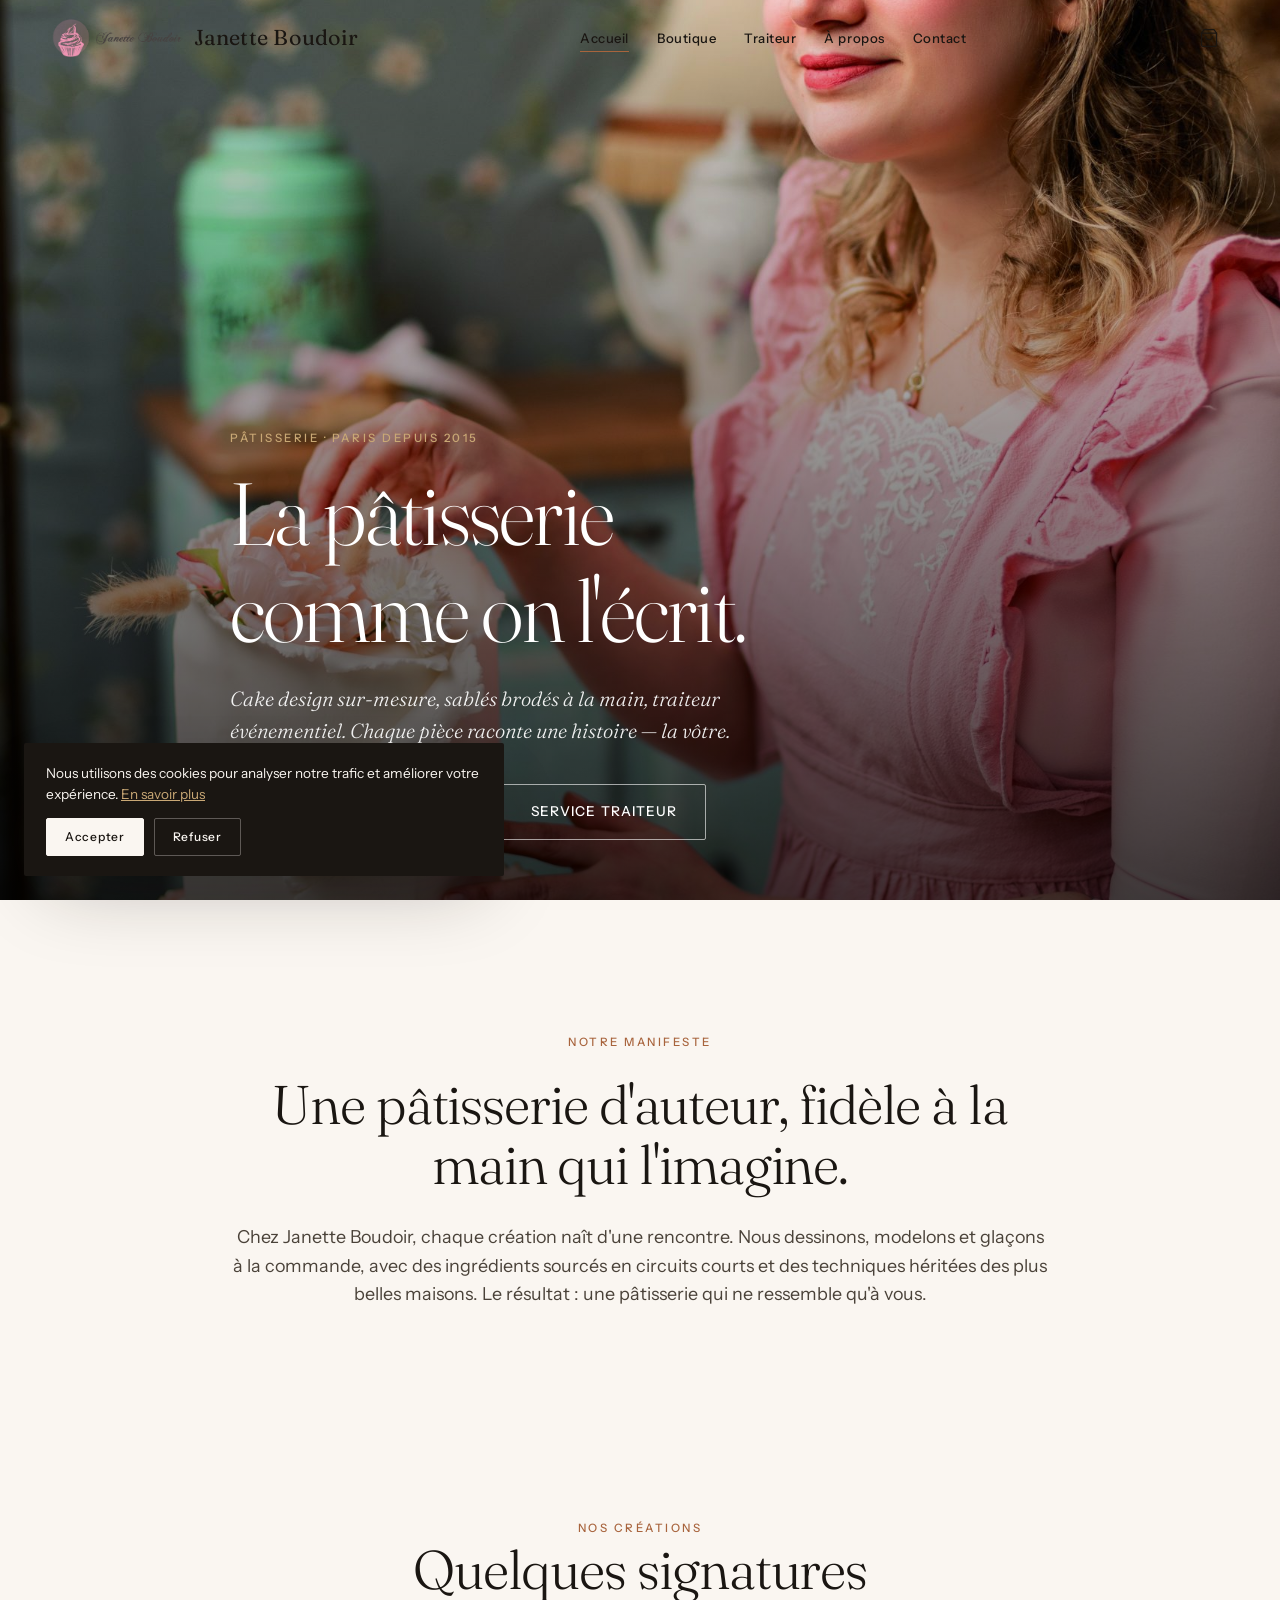
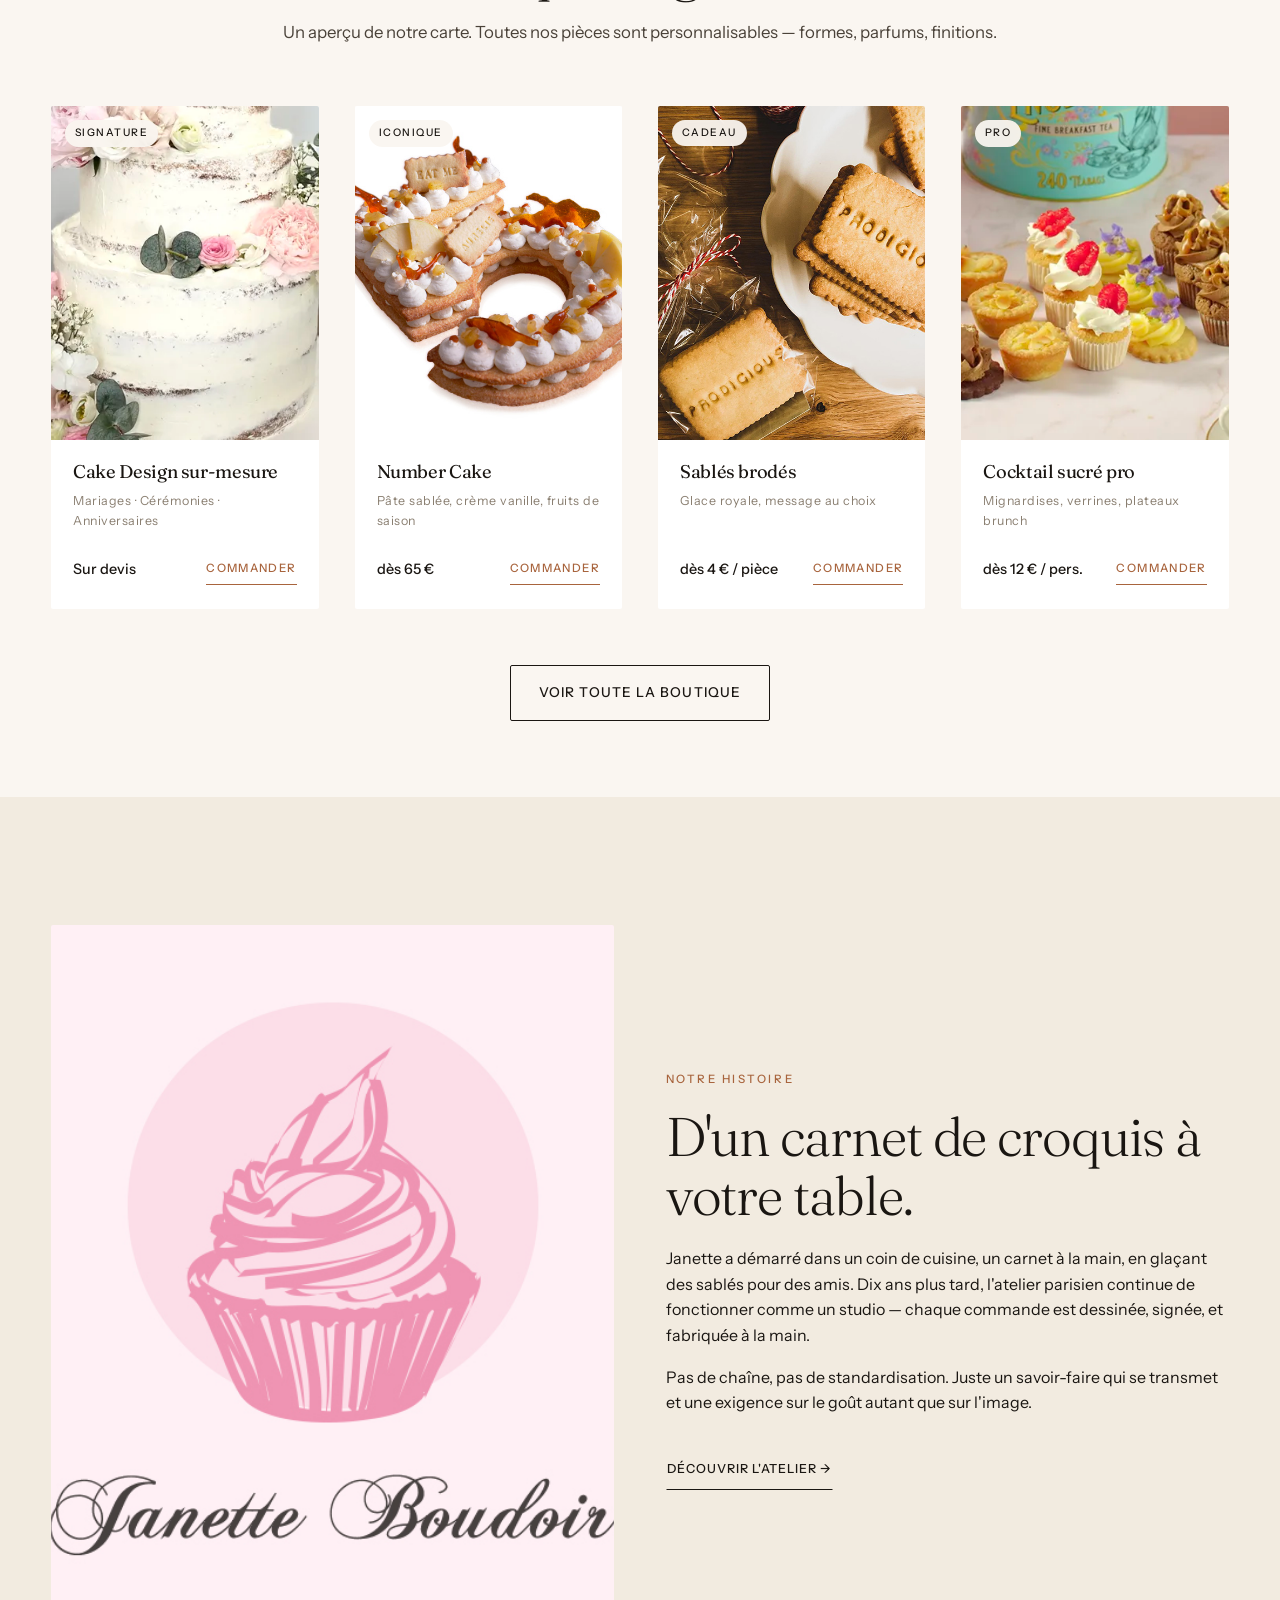
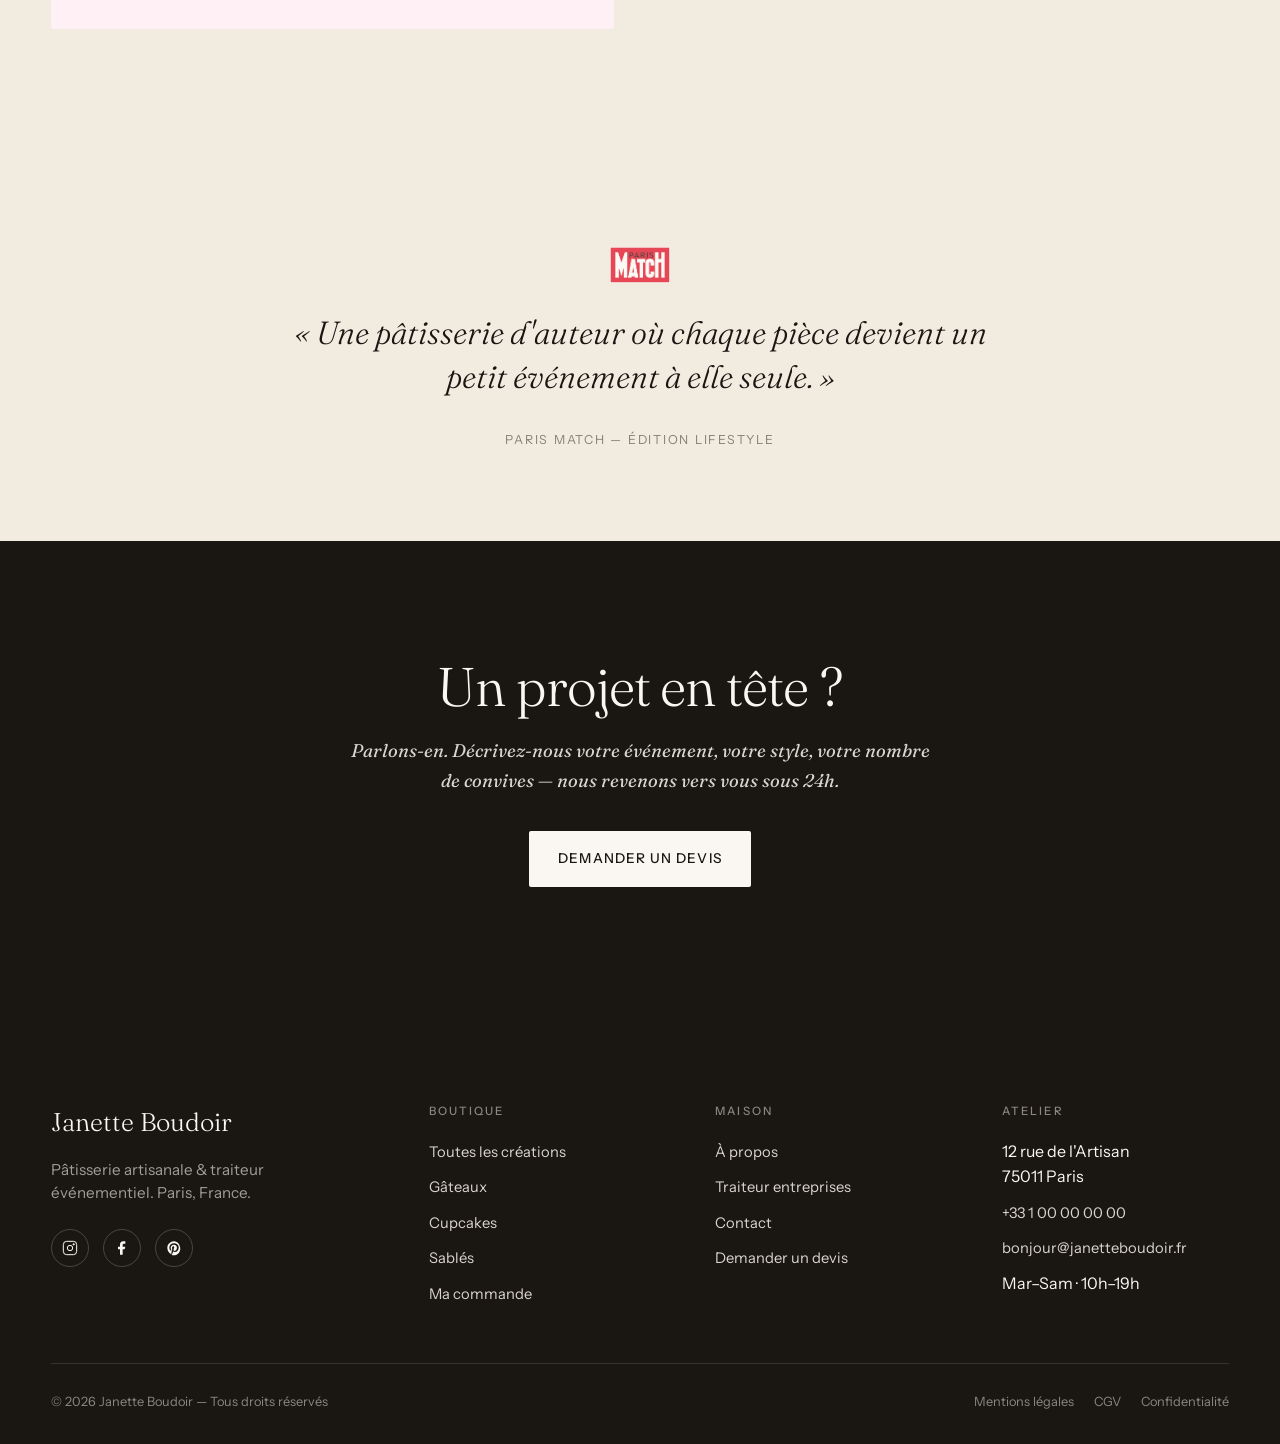
<file: index.html>
<!DOCTYPE html>
<html lang="fr">
<head>
  <meta charset="UTF-8">
  <meta name="viewport" content="width=device-width, initial-scale=1.0">
  <title>Janette Boudoir — Pâtisserie artisanale & Traiteur à Paris</title>
  <meta name="description" content="Pâtisserie haut de gamme et traiteur artisanal à Paris. Cake design sur-mesure, sablés brodés, traiteur événementiel pour particuliers et entreprises. Vu dans Paris Match.">
  <meta name="theme-color" content="#FAF6F1">

  <meta property="og:title" content="Janette Boudoir — Pâtisserie & Traiteur">
  <meta property="og:description" content="La pâtisserie comme on l'écrit. Cakes design, sablés sur-mesure, traiteur événementiel à Paris.">
  <meta property="og:image" content="assets/products/JanetteBoudoir6-scaled.jpg">
  <meta property="og:type" content="website">
  <meta property="og:locale" content="fr_FR">
  <meta property="og:url" content="https://janetteboudoir.fr/">

  <link rel="icon" type="image/png" href="assets/brand/cropped-favicon.png">
  <link rel="apple-touch-icon" href="assets/brand/cropped-favicon.png">

  <link rel="preconnect" href="https://fonts.googleapis.com">
  <link rel="preconnect" href="https://fonts.gstatic.com" crossorigin>
  <link href="https://fonts.googleapis.com/css2?family=Fraunces:opsz,wght@9..144,300;9..144,400;9..144,500&family=Instrument+Sans:wght@400;500;600&display=swap" rel="stylesheet">

  <link rel="stylesheet" href="css/style.css">

  <script type="application/ld+json">
  {
    "@context": "https://schema.org",
    "@type": "Bakery",
    "name": "Janette Boudoir",
    "image": "https://janetteboudoir.fr/assets/products/JanetteBoudoir6-scaled.jpg",
    "description": "Pâtisserie artisanale et traiteur à Paris. Cake design, sablés personnalisés, traiteur événementiel.",
    "url": "https://janetteboudoir.fr",
    "telephone": "+33 1 00 00 00 00",
    "priceRange": "€€€",
    "address": {
      "@type": "PostalAddress",
      "streetAddress": "12 rue de l'Artisan",
      "addressLocality": "Paris",
      "postalCode": "75011",
      "addressCountry": "FR"
    },
    "openingHoursSpecification": [
      { "@type": "OpeningHoursSpecification", "dayOfWeek": ["Tuesday","Wednesday","Thursday","Friday","Saturday"], "opens": "10:00", "closes": "19:00" }
    ],
    "sameAs": [
      "https://www.instagram.com/janetteboudoir",
      "https://www.facebook.com/janetteboudoir"
    ]
  }
  </script>
</head>
<body>

<header class="site-header" role="banner">
  <div class="header-inner">
    <a href="index.html" class="brand" aria-label="Janette Boudoir, accueil">
      <img src="assets/brand/cropped-Janette-Boudoir.png" alt="" width="120" height="38">
      <span class="brand-text">Janette Boudoir</span>
    </a>
    <nav class="nav-primary" aria-label="Navigation principale">
      <ul>
        <li><a href="index.html" class="active">Accueil</a></li>
        <li><a href="boutique.html">Boutique</a></li>
        <li><a href="traiteur.html">Traiteur</a></li>
        <li><a href="a-propos.html">À propos</a></li>
        <li><a href="contact.html">Contact</a></li>
      </ul>
    </nav>
    <div class="header-actions">
      <a href="commander.html" class="cart-btn" aria-label="Voir ma commande">
        <svg viewBox="0 0 24 24" fill="none" stroke="currentColor" stroke-width="1.5" stroke-linecap="round" stroke-linejoin="round" aria-hidden="true"><path d="M6 2 3 6v14a2 2 0 0 0 2 2h14a2 2 0 0 0 2-2V6l-3-4Z"/><line x1="3" y1="6" x2="21" y2="6"/><path d="M16 10a4 4 0 0 1-8 0"/></svg>
      </a>
      <button class="menu-toggle" aria-label="Ouvrir le menu" aria-expanded="false" aria-controls="mobile-nav">
        <span></span><span></span><span></span>
      </button>
    </div>
  </div>
</header>

<nav class="mobile-nav" id="mobile-nav" aria-label="Navigation mobile">
  <ul>
    <li><a href="index.html" class="active">Accueil</a></li>
    <li><a href="boutique.html">Boutique</a></li>
    <li><a href="traiteur.html">Traiteur</a></li>
    <li><a href="a-propos.html">À propos</a></li>
    <li><a href="contact.html">Contact</a></li>
    <li><a href="commander.html">Commander</a></li>
  </ul>
  <div class="mobile-footer">
    <p>12 rue de l'Artisan, 75011 Paris</p>
    <p>bonjour@janetteboudoir.fr</p>
  </div>
</nav>

<main id="main">

  <!-- HERO ----------------------------------------------------------------- -->
  <section class="hero" aria-labelledby="hero-title">
    <img src="assets/products/JanetteBoudoir6-scaled.jpg" alt="Création pâtissière signature Janette Boudoir" class="hero-img">
    <div class="hero-content">
      <span class="eyebrow">Pâtisserie · Paris depuis 2015</span>
      <h1 id="hero-title">La pâtisserie<br>comme on l'écrit.</h1>
      <p>Cake design sur-mesure, sablés brodés à la main, traiteur événementiel. Chaque pièce raconte une histoire — la vôtre.</p>
      <div class="hero-actions">
        <a href="boutique.html" class="btn btn-primary">Découvrir la boutique</a>
        <a href="traiteur.html" class="btn btn-outline">Service traiteur</a>
      </div>
    </div>
  </section>

  <!-- MANIFESTO ------------------------------------------------------------ -->
  <section class="section">
    <div class="container">
      <div class="manifesto reveal">
        <span class="eyebrow">Notre manifeste</span>
        <h2>Une pâtisserie d'auteur, fidèle à la main qui l'imagine.</h2>
        <p>Chez Janette Boudoir, chaque création naît d'une rencontre. Nous dessinons, modelons et glaçons à la commande, avec des ingrédients sourcés en circuits courts et des techniques héritées des plus belles maisons. Le résultat&nbsp;: une pâtisserie qui ne ressemble qu'à vous.</p>
      </div>
    </div>
  </section>

  <!-- HIGHLIGHTS ----------------------------------------------------------- -->
  <section class="section section-tight" aria-labelledby="highlights-title">
    <div class="container">
      <div class="intro reveal">
        <span class="eyebrow">Nos créations</span>
        <h2 id="highlights-title">Quelques signatures</h2>
        <p>Un aperçu de notre carte. Toutes nos pièces sont personnalisables — formes, parfums, finitions.</p>
      </div>

      <div class="grid">
        <article class="product-card reveal">
          <div class="product-media">
            <span class="product-tag">Signature</span>
            <img src="assets/products/cake-design-janetteboudoir.webp" alt="Cake design floral, gâteau de cérémonie personnalisé" loading="lazy" width="800" height="1000">
          </div>
          <div class="product-body">
            <h3 class="product-name">Cake Design sur-mesure</h3>
            <p class="product-meta">Mariages · Cérémonies · Anniversaires</p>
            <div class="product-cta">
              <span class="price">Sur devis</span>
              <button type="button" data-order="Cake Design sur-mesure">Commander</button>
            </div>
          </div>
        </article>

        <article class="product-card reveal">
          <div class="product-media">
            <span class="product-tag">Iconique</span>
            <img src="assets/products/number-cakes-janette-boudoir.jpg" alt="Number cake aux fruits frais et fleurs comestibles" loading="lazy" width="800" height="1000">
          </div>
          <div class="product-body">
            <h3 class="product-name">Number Cake</h3>
            <p class="product-meta">Pâte sablée, crème vanille, fruits de saison</p>
            <div class="product-cta">
              <span class="price">dès 65 €</span>
              <button type="button" data-order="Number Cake">Commander</button>
            </div>
          </div>
        </article>

        <article class="product-card reveal">
          <div class="product-media">
            <span class="product-tag">Cadeau</span>
            <img src="assets/products/sable-personnalise-janette-boudoir.jpg" alt="Sablés personnalisés glace royale" loading="lazy" width="800" height="1000">
          </div>
          <div class="product-body">
            <h3 class="product-name">Sablés brodés</h3>
            <p class="product-meta">Glace royale, message au choix</p>
            <div class="product-cta">
              <span class="price">dès 4 € / pièce</span>
              <button type="button" data-order="Sablés brodés">Commander</button>
            </div>
          </div>
        </article>

        <article class="product-card reveal">
          <div class="product-media">
            <span class="product-tag">Pro</span>
            <img src="assets/products/cocktails-sucres-janette-boudoir.webp" alt="Plateau cocktail sucré pour événement professionnel" loading="lazy" width="800" height="1000">
          </div>
          <div class="product-body">
            <h3 class="product-name">Cocktail sucré pro</h3>
            <p class="product-meta">Mignardises, verrines, plateaux brunch</p>
            <div class="product-cta">
              <span class="price">dès 12 € / pers.</span>
              <button type="button" data-order="Cocktail sucré pro">Commander</button>
            </div>
          </div>
        </article>
      </div>

      <div class="text-center" style="margin-top: 56px;">
        <a href="boutique.html" class="btn btn-outline">Voir toute la boutique</a>
      </div>
    </div>
  </section>

  <!-- STORY ---------------------------------------------------------------- -->
  <section class="section" style="background: var(--bg-soft);">
    <div class="container">
      <div class="grid-2">
        <div class="two-col-img reveal">
          <img src="assets/products/janette-boudoir.jpg" alt="Janette dans son atelier de pâtisserie" loading="lazy" width="800" height="1000">
        </div>
        <div class="two-col-body reveal">
          <span class="eyebrow">Notre histoire</span>
          <h2>D'un carnet de croquis à votre table.</h2>
          <p>Janette a démarré dans un coin de cuisine, un carnet à la main, en glaçant des sablés pour des amis. Dix ans plus tard, l'atelier parisien continue de fonctionner comme un studio — chaque commande est dessinée, signée, et fabriquée à la main.</p>
          <p>Pas de chaîne, pas de standardisation. Juste un savoir-faire qui se transmet et une exigence sur le goût autant que sur l'image.</p>
          <a href="a-propos.html" class="btn btn-ghost">Découvrir l'atelier →</a>
        </div>
      </div>
    </div>
  </section>

  <!-- PRESS ---------------------------------------------------------------- -->
  <section class="press reveal" aria-label="Mention presse">
    <div class="press-inner">
      <img src="assets/brand/paris-match.png" alt="Paris Match" class="press-logo">
      <blockquote>« Une pâtisserie d'auteur où chaque pièce devient un petit événement à elle seule. »</blockquote>
      <cite>Paris Match — Édition Lifestyle</cite>
    </div>
  </section>

  <!-- BANNER CTA ----------------------------------------------------------- -->
  <section class="banner-cta reveal">
    <h2>Un projet en tête ?</h2>
    <p>Parlons-en. Décrivez-nous votre événement, votre style, votre nombre de convives — nous revenons vers vous sous 24h.</p>
    <a href="contact.html" class="btn btn-primary">Demander un devis</a>
  </section>

</main>

<footer class="site-footer" role="contentinfo">
  <div class="footer-inner">
    <div class="footer-grid">
      <div>
        <p class="footer-brand">Janette Boudoir</p>
        <p class="footer-tag">Pâtisserie artisanale & traiteur événementiel. Paris, France.</p>
        <div class="socials">
          <a href="https://www.instagram.com/janetteboudoir" aria-label="Instagram" target="_blank" rel="noopener">
            <svg viewBox="0 0 24 24" fill="none" stroke="currentColor" stroke-width="1.5" aria-hidden="true"><rect x="2" y="2" width="20" height="20" rx="5"/><circle cx="12" cy="12" r="4"/><circle cx="17.5" cy="6.5" r="1" fill="currentColor"/></svg>
          </a>
          <a href="https://www.facebook.com/janetteboudoir" aria-label="Facebook" target="_blank" rel="noopener">
            <svg viewBox="0 0 24 24" fill="currentColor" aria-hidden="true"><path d="M13 22v-8h3l1-4h-4V7.5c0-1.1.4-2 2-2h2V2h-3c-3 0-5 1.8-5 5v3H6v4h3v8h4Z"/></svg>
          </a>
          <a href="https://www.pinterest.fr/janetteboudoir" aria-label="Pinterest" target="_blank" rel="noopener">
            <svg viewBox="0 0 24 24" fill="currentColor" aria-hidden="true"><path d="M12 2C6.5 2 2 6.5 2 12c0 4.2 2.6 7.8 6.2 9.3-.1-.8-.2-2 0-2.9.2-.8 1.2-5 1.2-5s-.3-.6-.3-1.5c0-1.4.8-2.5 1.9-2.5.9 0 1.3.7 1.3 1.5 0 .9-.6 2.3-.9 3.5-.3 1.1.5 2 1.6 2 1.9 0 3.4-2 3.4-5 0-2.6-1.9-4.4-4.5-4.4-3.1 0-4.9 2.3-4.9 4.7 0 .9.4 1.9.8 2.5.1.1.1.2.1.3l-.3 1.1c-.1.2-.2.3-.4.2-1.4-.6-2.2-2.7-2.2-4.3 0-3.5 2.5-6.7 7.3-6.7 3.8 0 6.8 2.7 6.8 6.4 0 3.8-2.4 6.9-5.8 6.9-1.1 0-2.2-.6-2.6-1.3l-.7 2.7c-.3 1-1 2.3-1.5 3.1.9.3 1.9.4 2.9.4 5.5 0 10-4.5 10-10S17.5 2 12 2Z"/></svg>
          </a>
        </div>
      </div>
      <div class="footer-col">
        <h5>Boutique</h5>
        <ul>
          <li><a href="boutique.html">Toutes les créations</a></li>
          <li><a href="boutique.html#gateaux">Gâteaux</a></li>
          <li><a href="boutique.html#cupcakes">Cupcakes</a></li>
          <li><a href="boutique.html#sables">Sablés</a></li>
          <li><a href="commander.html">Ma commande</a></li>
        </ul>
      </div>
      <div class="footer-col">
        <h5>Maison</h5>
        <ul>
          <li><a href="a-propos.html">À propos</a></li>
          <li><a href="traiteur.html">Traiteur entreprises</a></li>
          <li><a href="contact.html">Contact</a></li>
          <li><a href="contact.html#devis">Demander un devis</a></li>
        </ul>
      </div>
      <div class="footer-col">
        <h5>Atelier</h5>
        <ul>
          <li>12 rue de l'Artisan<br>75011 Paris</li>
          <li><a href="tel:+33100000000">+33 1 00 00 00 00</a></li>
          <li><a href="mailto:bonjour@janetteboudoir.fr">bonjour@janetteboudoir.fr</a></li>
          <li>Mar–Sam · 10h–19h</li>
        </ul>
      </div>
    </div>
    <div class="footer-bottom">
      <p>© 2026 Janette Boudoir — Tous droits réservés</p>
      <div class="footer-bottom-links">
        <a href="#mentions">Mentions légales</a>
        <a href="#cgv">CGV</a>
        <a href="#confidentialite">Confidentialité</a>
      </div>
    </div>
  </div>
</footer>

<aside class="cookie" role="dialog" aria-label="Préférences cookies">
  <p>Nous utilisons des cookies pour analyser notre trafic et améliorer votre expérience. <a href="#confidentialite">En savoir plus</a></p>
  <div class="cookie-actions">
    <button type="button" class="accept">Accepter</button>
    <button type="button">Refuser</button>
  </div>
</aside>

<a href="#main" class="back-top" aria-label="Retour en haut">
  <svg viewBox="0 0 24 24" fill="none" stroke="currentColor" stroke-width="2" stroke-linecap="round" stroke-linejoin="round" aria-hidden="true"><polyline points="18 15 12 9 6 15"/></svg>
</a>

<script src="js/main.js" defer></script>
</body>
</html>
</file>
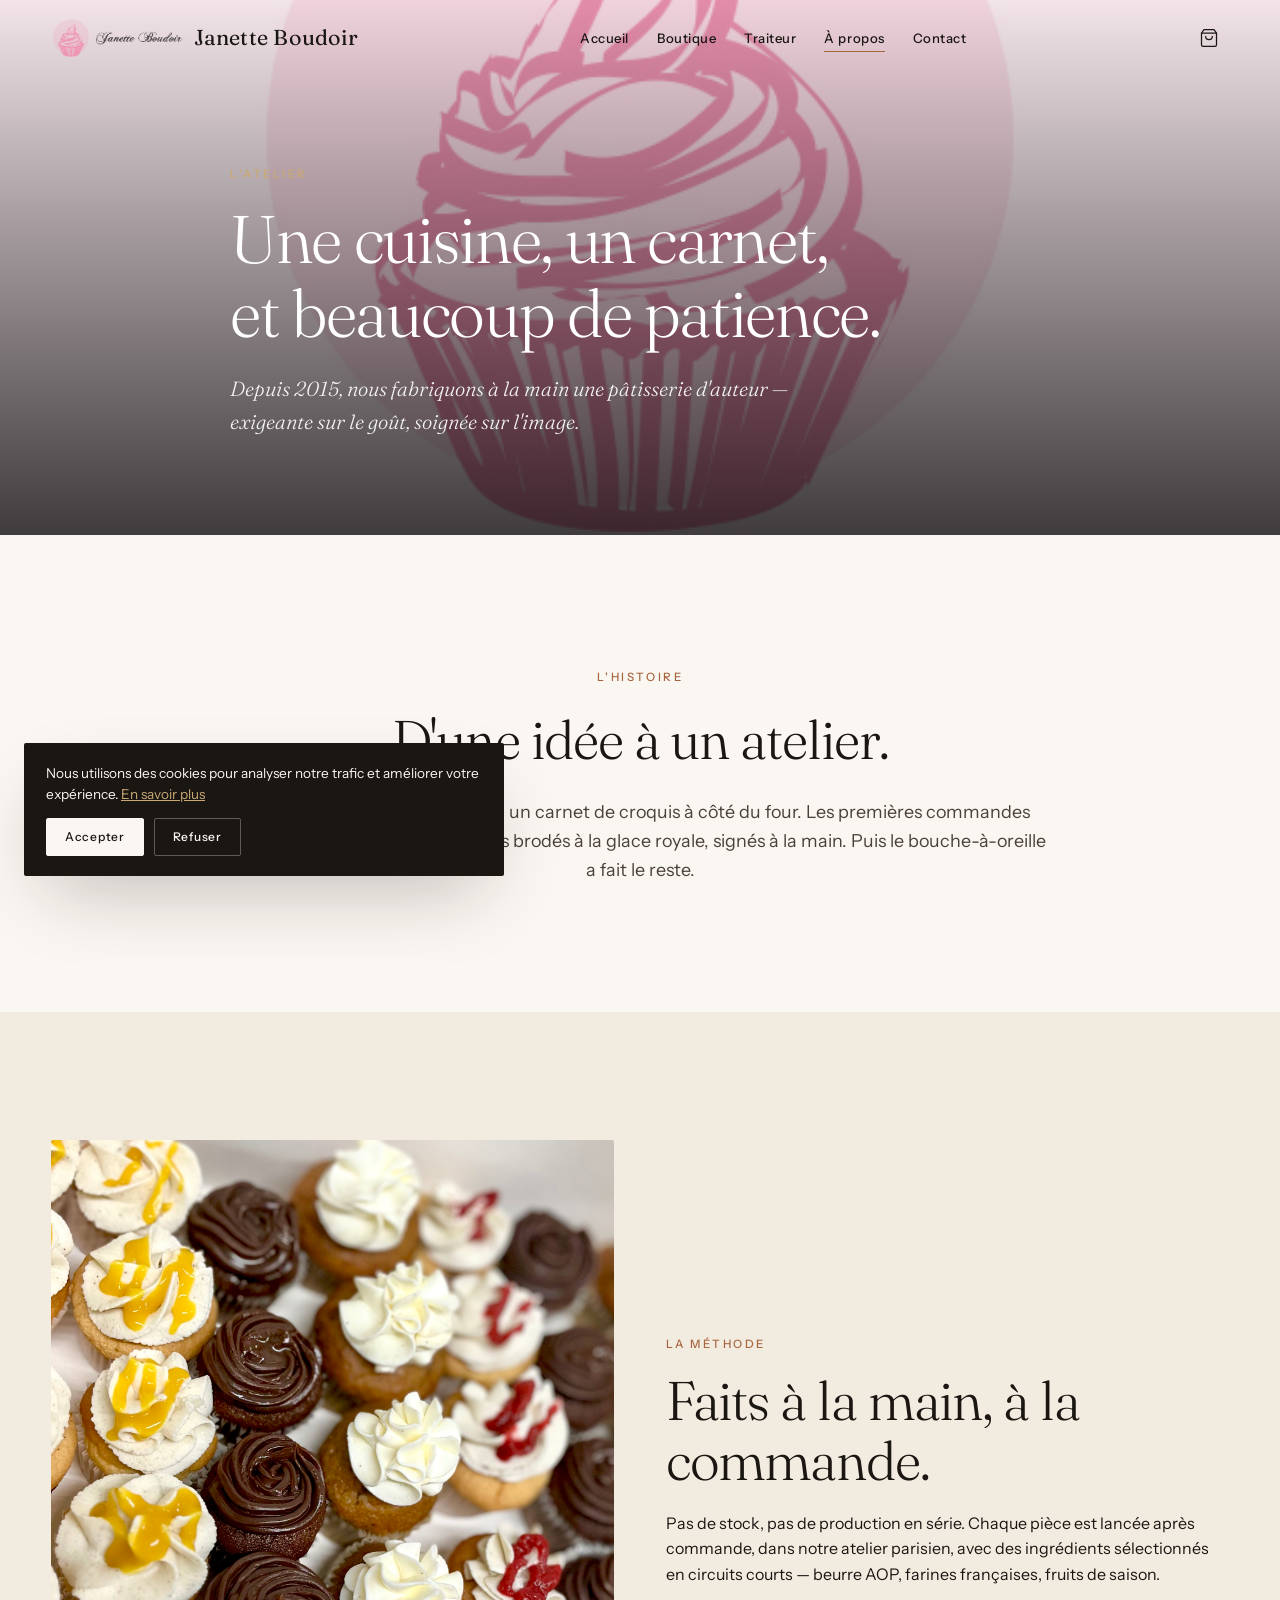
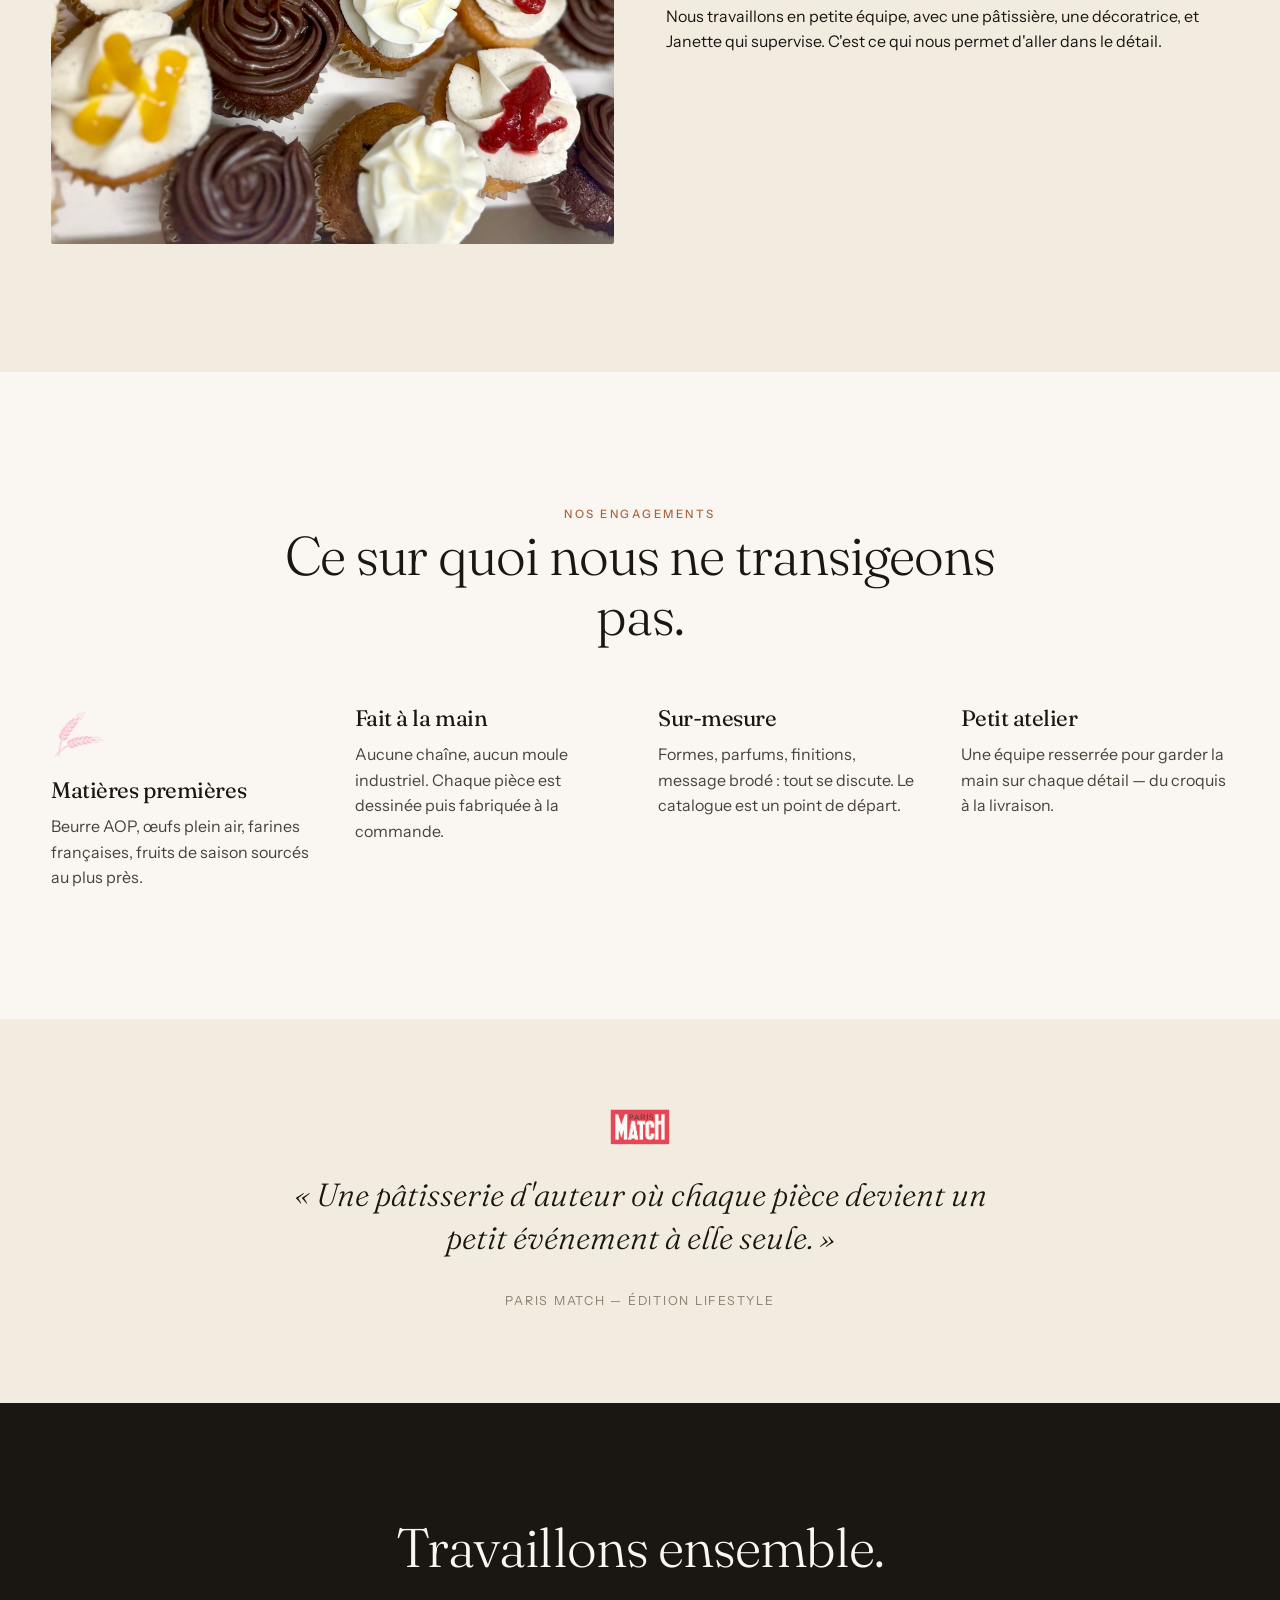
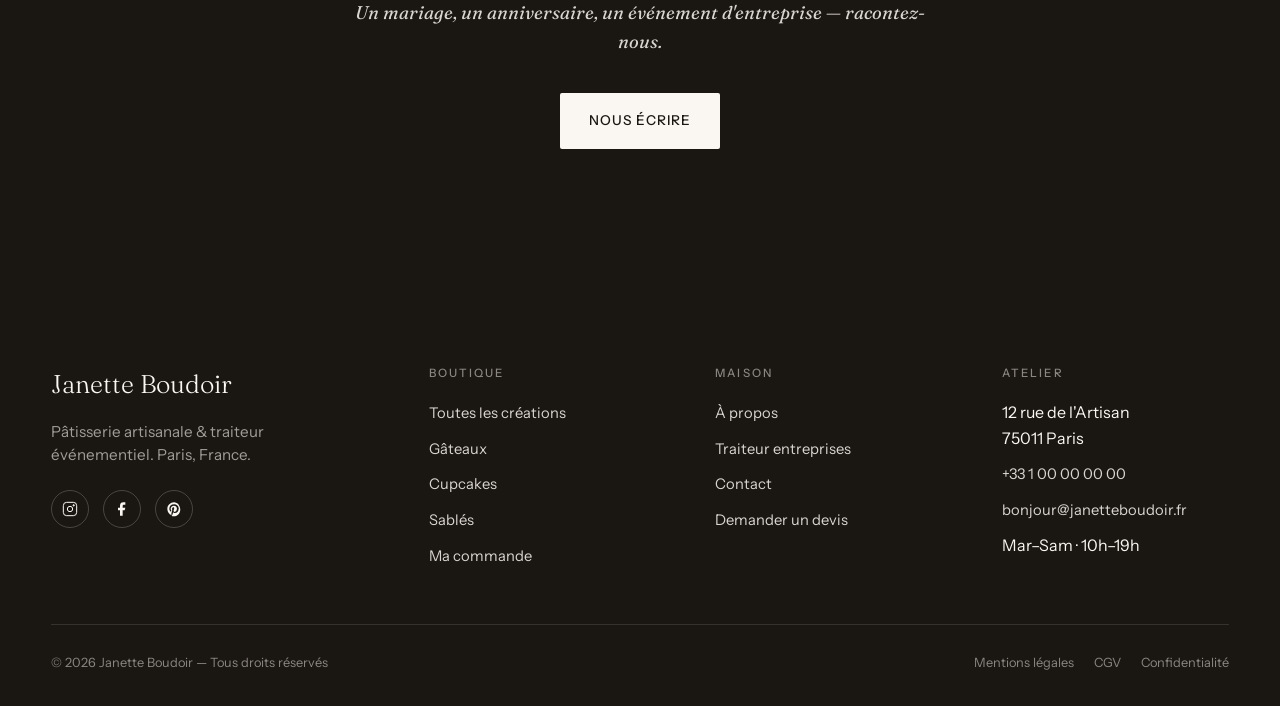
<file: a-propos.html>
<!DOCTYPE html>
<html lang="fr">
<head>
  <meta charset="UTF-8">
  <meta name="viewport" content="width=device-width, initial-scale=1.0">
  <title>À propos — Janette Boudoir</title>
  <meta name="description" content="L'histoire et la méthode de l'atelier Janette Boudoir : pâtisserie d'auteur, faite à la main à Paris depuis 2015.">
  <meta name="theme-color" content="#FAF6F1">

  <meta property="og:title" content="À propos — Janette Boudoir">
  <meta property="og:description" content="L'histoire et la méthode de l'atelier Janette Boudoir : pâtisserie d'auteur, faite à la main à Paris depuis 2015.">
  <meta property="og:image" content="assets/products/JanetteBoudoir6-scaled.jpg">
  <meta property="og:type" content="website">
  <meta property="og:locale" content="fr_FR">
  <meta property="og:url" content="https://janetteboudoir.fr/a-propos.html">

  <link rel="icon" type="image/png" href="assets/brand/cropped-favicon.png">
  <link rel="apple-touch-icon" href="assets/brand/cropped-favicon.png">

  <link rel="preconnect" href="https://fonts.googleapis.com">
  <link rel="preconnect" href="https://fonts.gstatic.com" crossorigin>
  <link href="https://fonts.googleapis.com/css2?family=Fraunces:opsz,wght@9..144,300;9..144,400;9..144,500&family=Instrument+Sans:wght@400;500;600&display=swap" rel="stylesheet">

  <link rel="stylesheet" href="css/style.css">
</head>
<body>
<header class="site-header" role="banner">
  <div class="header-inner">
    <a href="index.html" class="brand" aria-label="Janette Boudoir, accueil">
      <img src="assets/brand/cropped-Janette-Boudoir.png" alt="" width="120" height="38">
      <span class="brand-text">Janette Boudoir</span>
    </a>
    <nav class="nav-primary" aria-label="Navigation principale">
      <ul>
        <li><a href="index.html">Accueil</a></li>
        <li><a href="boutique.html">Boutique</a></li>
        <li><a href="traiteur.html">Traiteur</a></li>
        <li><a href="a-propos.html" class="active">À propos</a></li>
        <li><a href="contact.html">Contact</a></li>
      </ul>
    </nav>
    <div class="header-actions">
      <a href="commander.html" class="cart-btn" aria-label="Voir ma commande">
        <svg viewBox="0 0 24 24" fill="none" stroke="currentColor" stroke-width="1.5" stroke-linecap="round" stroke-linejoin="round" aria-hidden="true"><path d="M6 2 3 6v14a2 2 0 0 0 2 2h14a2 2 0 0 0 2-2V6l-3-4Z"/><line x1="3" y1="6" x2="21" y2="6"/><path d="M16 10a4 4 0 0 1-8 0"/></svg>
      </a>
      <button class="menu-toggle" aria-label="Ouvrir le menu" aria-expanded="false" aria-controls="mobile-nav">
        <span></span><span></span><span></span>
      </button>
    </div>
  </div>
</header>

<nav class="mobile-nav" id="mobile-nav" aria-label="Navigation mobile">
  <ul>
    <li><a href="index.html">Accueil</a></li>
    <li><a href="boutique.html">Boutique</a></li>
    <li><a href="traiteur.html">Traiteur</a></li>
    <li><a href="a-propos.html" class="active">À propos</a></li>
    <li><a href="contact.html">Contact</a></li>
    <li><a href="commander.html">Commander</a></li>
  </ul>
  <div class="mobile-footer">
    <p>12 rue de l'Artisan, 75011 Paris</p>
    <p>bonjour@janetteboudoir.fr</p>
  </div>
</nav>

<main id="main">

  <section class="hero hero-secondary" aria-labelledby="apropos-title">
    <img src="assets/products/janette-boudoir.jpg" alt="L'atelier Janette Boudoir" class="hero-img">
    <div class="hero-content">
      <span class="eyebrow">L'atelier</span>
      <h1 id="apropos-title">Une cuisine, un carnet,<br>et beaucoup de patience.</h1>
      <p>Depuis 2015, nous fabriquons à la main une pâtisserie d'auteur — exigeante sur le goût, soignée sur l'image.</p>
    </div>
  </section>

  <section class="section">
    <div class="container">
      <div class="manifesto reveal">
        <span class="eyebrow">L'histoire</span>
        <h2>D'une idée à un atelier.</h2>
        <p>Janette a commencé chez elle, un carnet de croquis à côté du four. Les premières commandes étaient pour des amis : des sablés brodés à la glace royale, signés à la main. Puis le bouche-à-oreille a fait le reste.</p>
      </div>
    </div>
  </section>

  <section class="section" style="background: var(--bg-soft);">
    <div class="container">
      <div class="grid-2">
        <div class="two-col-img reveal">
          <img src="assets/products/IMG_9608-2.jpeg" alt="Création artisanale en cours de finition" loading="lazy" width="800" height="1000">
        </div>
        <div class="two-col-body reveal">
          <span class="eyebrow">La méthode</span>
          <h2>Faits à la main, à la commande.</h2>
          <p>Pas de stock, pas de production en série. Chaque pièce est lancée après commande, dans notre atelier parisien, avec des ingrédients sélectionnés en circuits courts — beurre AOP, farines françaises, fruits de saison.</p>
          <p>Nous travaillons en petite équipe, avec une pâtissière, une décoratrice, et Janette qui supervise. C'est ce qui nous permet d'aller dans le détail.</p>
        </div>
      </div>
    </div>
  </section>

  <section class="section">
    <div class="container">
      <div class="intro reveal">
        <span class="eyebrow">Nos engagements</span>
        <h2>Ce sur quoi nous ne transigeons pas.</h2>
      </div>
      <div class="grid" style="grid-template-columns: repeat(auto-fit, minmax(240px, 1fr));">
        <div class="reveal">
          <img src="assets/brand/ble.png" alt="" style="height: 56px; width: auto; margin-bottom: 16px;">
          <h3 style="font-size: 1.4rem; margin-bottom: 12px;">Matières premières</h3>
          <p style="color: var(--ink-soft);">Beurre AOP, œufs plein air, farines françaises, fruits de saison sourcés au plus près.</p>
        </div>
        <div class="reveal">
          <h3 style="font-size: 1.4rem; margin-bottom: 12px;">Fait à la main</h3>
          <p style="color: var(--ink-soft);">Aucune chaîne, aucun moule industriel. Chaque pièce est dessinée puis fabriquée à la commande.</p>
        </div>
        <div class="reveal">
          <h3 style="font-size: 1.4rem; margin-bottom: 12px;">Sur-mesure</h3>
          <p style="color: var(--ink-soft);">Formes, parfums, finitions, message brodé : tout se discute. Le catalogue est un point de départ.</p>
        </div>
        <div class="reveal">
          <h3 style="font-size: 1.4rem; margin-bottom: 12px;">Petit atelier</h3>
          <p style="color: var(--ink-soft);">Une équipe resserrée pour garder la main sur chaque détail — du croquis à la livraison.</p>
        </div>
      </div>
    </div>
  </section>

  <section class="press reveal" aria-label="Mention presse">
    <div class="press-inner">
      <img src="assets/brand/paris-match.png" alt="Paris Match" class="press-logo">
      <blockquote>« Une pâtisserie d'auteur où chaque pièce devient un petit événement à elle seule. »</blockquote>
      <cite>Paris Match — Édition Lifestyle</cite>
    </div>
  </section>

  <section class="banner-cta reveal">
    <h2>Travaillons ensemble.</h2>
    <p>Un mariage, un anniversaire, un événement d'entreprise — racontez-nous.</p>
    <a href="contact.html" class="btn btn-primary">Nous écrire</a>
  </section>
</main>

<footer class="site-footer" role="contentinfo">
  <div class="footer-inner">
    <div class="footer-grid">
      <div>
        <p class="footer-brand">Janette Boudoir</p>
        <p class="footer-tag">Pâtisserie artisanale & traiteur événementiel. Paris, France.</p>
        <div class="socials">
          <a href="https://www.instagram.com/janetteboudoir" aria-label="Instagram" target="_blank" rel="noopener">
            <svg viewBox="0 0 24 24" fill="none" stroke="currentColor" stroke-width="1.5" aria-hidden="true"><rect x="2" y="2" width="20" height="20" rx="5"/><circle cx="12" cy="12" r="4"/><circle cx="17.5" cy="6.5" r="1" fill="currentColor"/></svg>
          </a>
          <a href="https://www.facebook.com/janetteboudoir" aria-label="Facebook" target="_blank" rel="noopener">
            <svg viewBox="0 0 24 24" fill="currentColor" aria-hidden="true"><path d="M13 22v-8h3l1-4h-4V7.5c0-1.1.4-2 2-2h2V2h-3c-3 0-5 1.8-5 5v3H6v4h3v8h4Z"/></svg>
          </a>
          <a href="https://www.pinterest.fr/janetteboudoir" aria-label="Pinterest" target="_blank" rel="noopener">
            <svg viewBox="0 0 24 24" fill="currentColor" aria-hidden="true"><path d="M12 2C6.5 2 2 6.5 2 12c0 4.2 2.6 7.8 6.2 9.3-.1-.8-.2-2 0-2.9.2-.8 1.2-5 1.2-5s-.3-.6-.3-1.5c0-1.4.8-2.5 1.9-2.5.9 0 1.3.7 1.3 1.5 0 .9-.6 2.3-.9 3.5-.3 1.1.5 2 1.6 2 1.9 0 3.4-2 3.4-5 0-2.6-1.9-4.4-4.5-4.4-3.1 0-4.9 2.3-4.9 4.7 0 .9.4 1.9.8 2.5.1.1.1.2.1.3l-.3 1.1c-.1.2-.2.3-.4.2-1.4-.6-2.2-2.7-2.2-4.3 0-3.5 2.5-6.7 7.3-6.7 3.8 0 6.8 2.7 6.8 6.4 0 3.8-2.4 6.9-5.8 6.9-1.1 0-2.2-.6-2.6-1.3l-.7 2.7c-.3 1-1 2.3-1.5 3.1.9.3 1.9.4 2.9.4 5.5 0 10-4.5 10-10S17.5 2 12 2Z"/></svg>
          </a>
        </div>
      </div>
      <div class="footer-col">
        <h5>Boutique</h5>
        <ul>
          <li><a href="boutique.html">Toutes les créations</a></li>
          <li><a href="boutique.html#gateaux">Gâteaux</a></li>
          <li><a href="boutique.html#cupcakes">Cupcakes</a></li>
          <li><a href="boutique.html#sables">Sablés</a></li>
          <li><a href="commander.html">Ma commande</a></li>
        </ul>
      </div>
      <div class="footer-col">
        <h5>Maison</h5>
        <ul>
          <li><a href="a-propos.html">À propos</a></li>
          <li><a href="traiteur.html">Traiteur entreprises</a></li>
          <li><a href="contact.html">Contact</a></li>
          <li><a href="contact.html#devis">Demander un devis</a></li>
        </ul>
      </div>
      <div class="footer-col">
        <h5>Atelier</h5>
        <ul>
          <li>12 rue de l'Artisan<br>75011 Paris</li>
          <li><a href="tel:+33100000000">+33 1 00 00 00 00</a></li>
          <li><a href="mailto:bonjour@janetteboudoir.fr">bonjour@janetteboudoir.fr</a></li>
          <li>Mar–Sam · 10h–19h</li>
        </ul>
      </div>
    </div>
    <div class="footer-bottom">
      <p>© 2026 Janette Boudoir — Tous droits réservés</p>
      <div class="footer-bottom-links">
        <a href="#mentions">Mentions légales</a>
        <a href="#cgv">CGV</a>
        <a href="#confidentialite">Confidentialité</a>
      </div>
    </div>
  </div>
</footer>

<aside class="cookie" role="dialog" aria-label="Préférences cookies">
  <p>Nous utilisons des cookies pour analyser notre trafic et améliorer votre expérience. <a href="#confidentialite">En savoir plus</a></p>
  <div class="cookie-actions">
    <button type="button" class="accept">Accepter</button>
    <button type="button">Refuser</button>
  </div>
</aside>

<a href="#main" class="back-top" aria-label="Retour en haut">
  <svg viewBox="0 0 24 24" fill="none" stroke="currentColor" stroke-width="2" stroke-linecap="round" stroke-linejoin="round" aria-hidden="true"><polyline points="18 15 12 9 6 15"/></svg>
</a>

<script src="js/main.js" defer></script>
</body>
</html>
</file>
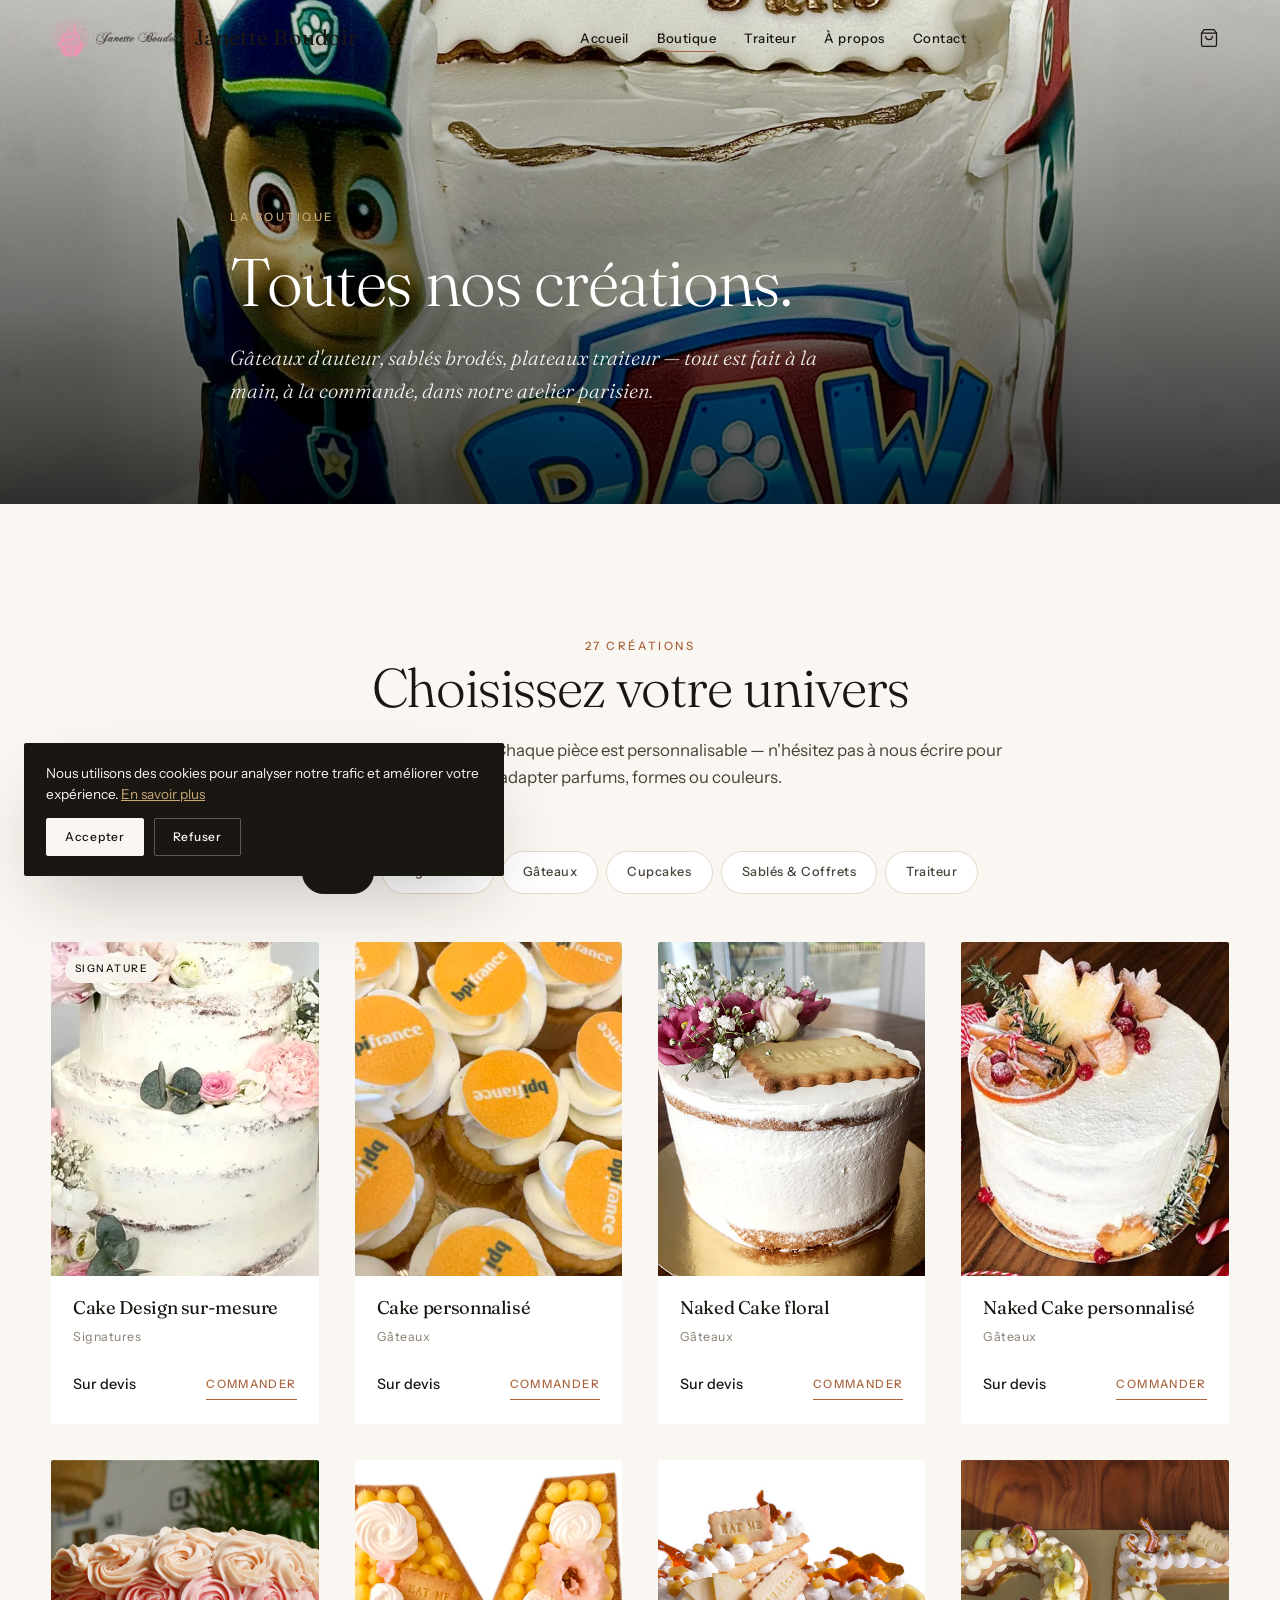
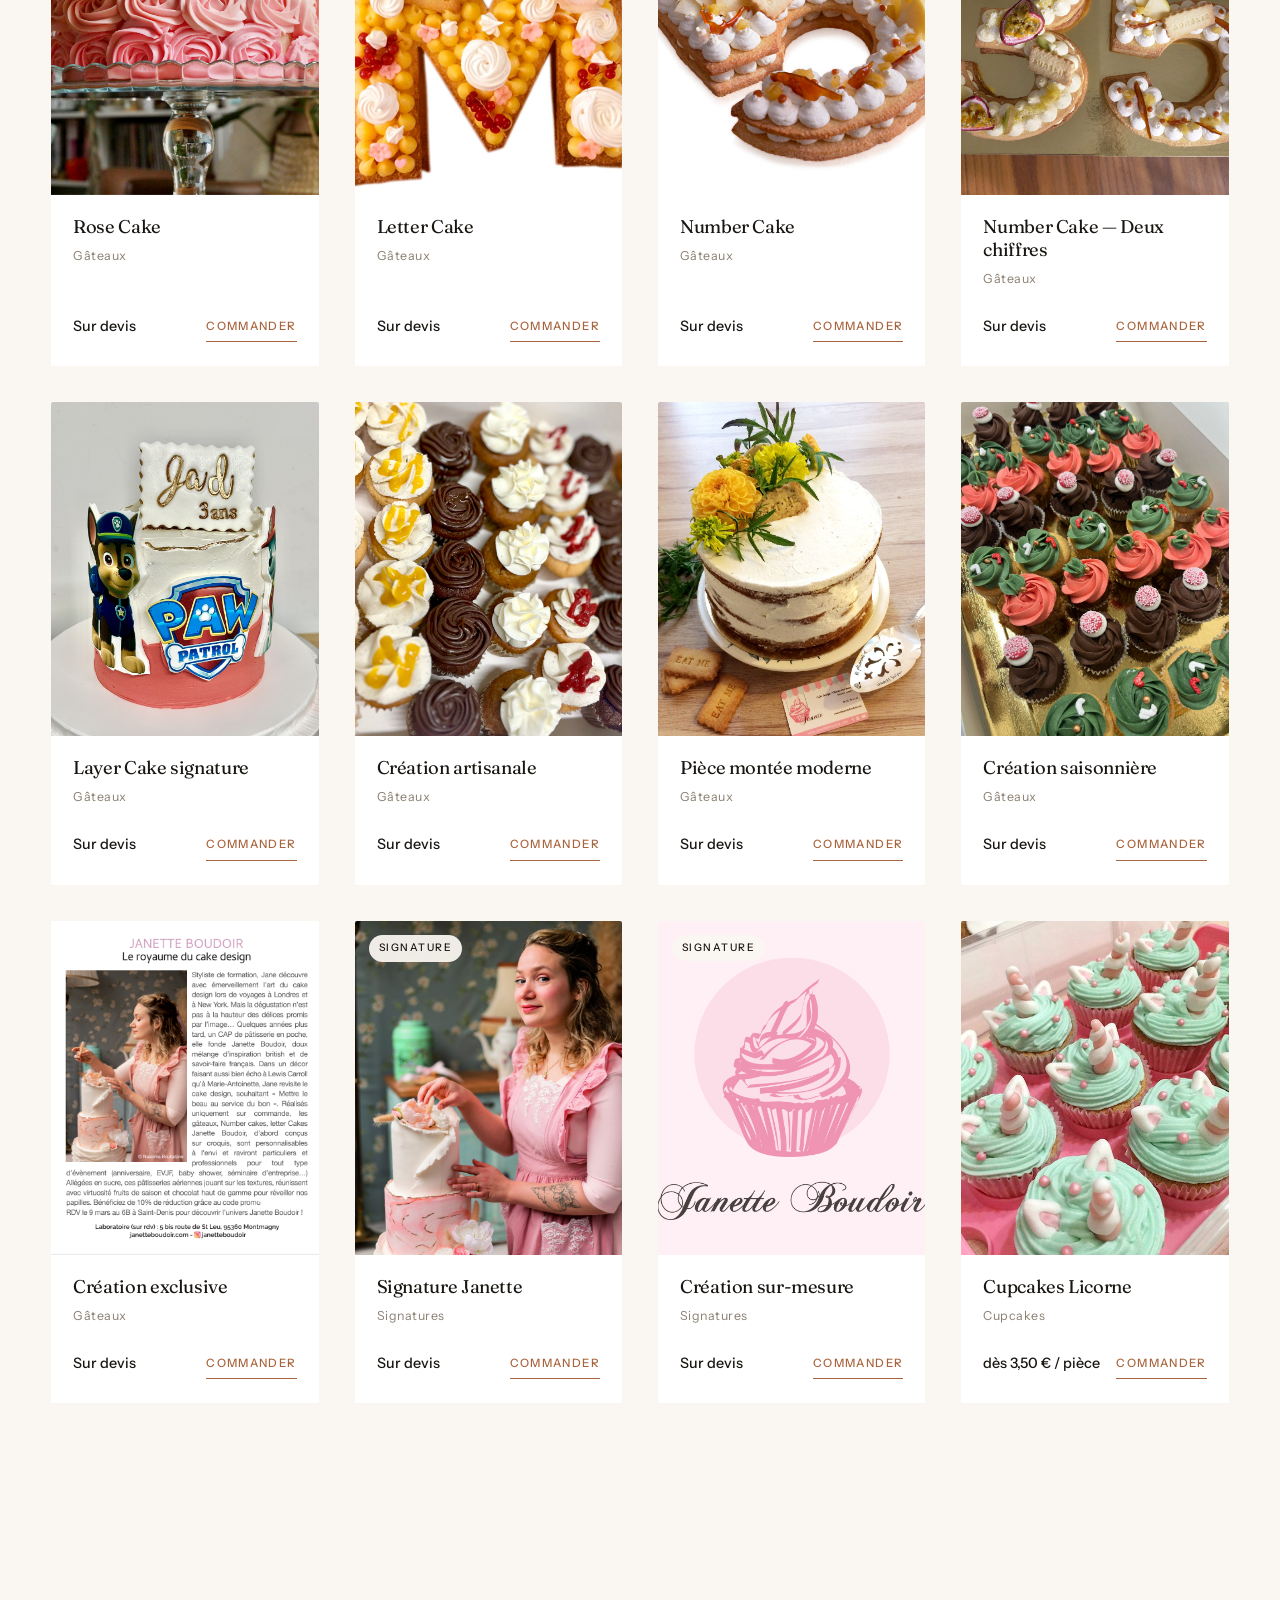
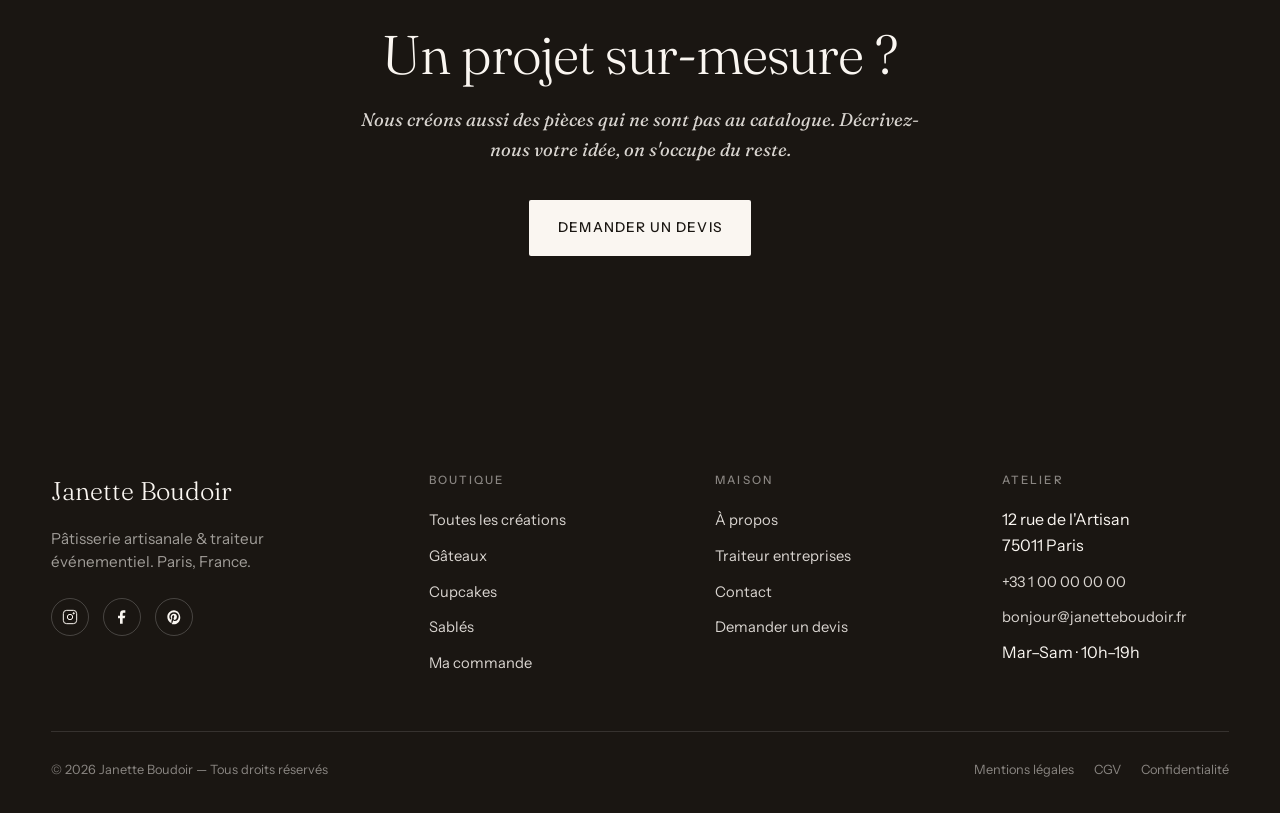
<file: boutique.html>
<!DOCTYPE html>
<html lang="fr">
<head>
  <meta charset="UTF-8">
  <meta name="viewport" content="width=device-width, initial-scale=1.0">
  <title>Boutique — Janette Boudoir Pâtisserie</title>
  <meta name="description" content="Découvrez toutes nos créations : cake design, number cakes, cupcakes, sablés brodés et formules traiteur. Pâtisserie artisanale parisienne, faite à la commande.">
  <meta name="theme-color" content="#FAF6F1">

  <meta property="og:title" content="Boutique — Janette Boudoir Pâtisserie">
  <meta property="og:description" content="Découvrez toutes nos créations : cake design, number cakes, cupcakes, sablés brodés et formules traiteur. Pâtisserie artisanale parisienne, faite à la commande.">
  <meta property="og:image" content="assets/products/JanetteBoudoir6-scaled.jpg">
  <meta property="og:type" content="website">
  <meta property="og:locale" content="fr_FR">
  <meta property="og:url" content="https://janetteboudoir.fr/boutique.html">

  <link rel="icon" type="image/png" href="assets/brand/cropped-favicon.png">
  <link rel="apple-touch-icon" href="assets/brand/cropped-favicon.png">

  <link rel="preconnect" href="https://fonts.googleapis.com">
  <link rel="preconnect" href="https://fonts.gstatic.com" crossorigin>
  <link href="https://fonts.googleapis.com/css2?family=Fraunces:opsz,wght@9..144,300;9..144,400;9..144,500&family=Instrument+Sans:wght@400;500;600&display=swap" rel="stylesheet">

  <link rel="stylesheet" href="css/style.css">
</head>
<body>
<header class="site-header" role="banner">
  <div class="header-inner">
    <a href="index.html" class="brand" aria-label="Janette Boudoir, accueil">
      <img src="assets/brand/cropped-Janette-Boudoir.png" alt="" width="120" height="38">
      <span class="brand-text">Janette Boudoir</span>
    </a>
    <nav class="nav-primary" aria-label="Navigation principale">
      <ul>
        <li><a href="index.html">Accueil</a></li>
        <li><a href="boutique.html" class="active">Boutique</a></li>
        <li><a href="traiteur.html">Traiteur</a></li>
        <li><a href="a-propos.html">À propos</a></li>
        <li><a href="contact.html">Contact</a></li>
      </ul>
    </nav>
    <div class="header-actions">
      <a href="commander.html" class="cart-btn" aria-label="Voir ma commande">
        <svg viewBox="0 0 24 24" fill="none" stroke="currentColor" stroke-width="1.5" stroke-linecap="round" stroke-linejoin="round" aria-hidden="true"><path d="M6 2 3 6v14a2 2 0 0 0 2 2h14a2 2 0 0 0 2-2V6l-3-4Z"/><line x1="3" y1="6" x2="21" y2="6"/><path d="M16 10a4 4 0 0 1-8 0"/></svg>
      </a>
      <button class="menu-toggle" aria-label="Ouvrir le menu" aria-expanded="false" aria-controls="mobile-nav">
        <span></span><span></span><span></span>
      </button>
    </div>
  </div>
</header>

<nav class="mobile-nav" id="mobile-nav" aria-label="Navigation mobile">
  <ul>
    <li><a href="index.html">Accueil</a></li>
    <li><a href="boutique.html" class="active">Boutique</a></li>
    <li><a href="traiteur.html">Traiteur</a></li>
    <li><a href="a-propos.html">À propos</a></li>
    <li><a href="contact.html">Contact</a></li>
    <li><a href="commander.html">Commander</a></li>
  </ul>
  <div class="mobile-footer">
    <p>12 rue de l'Artisan, 75011 Paris</p>
    <p>bonjour@janetteboudoir.fr</p>
  </div>
</nav>

<main id="main">

  <section class="hero hero-secondary" aria-labelledby="boutique-title">
    <img src="assets/products/IMG_1830-scaled.jpeg" alt="Layer cake signature Janette Boudoir" class="hero-img">
    <div class="hero-content">
      <span class="eyebrow">La boutique</span>
      <h1 id="boutique-title">Toutes nos créations.</h1>
      <p>Gâteaux d'auteur, sablés brodés, plateaux traiteur — tout est fait à la main, à la commande, dans notre atelier parisien.</p>
    </div>
  </section>

  <section class="section" id="gateaux">
    <div class="container">
      <div class="intro reveal">
        <span class="eyebrow">27 créations</span>
        <h2>Choisissez votre univers</h2>
        <p>Filtrez par famille de produit. Chaque pièce est personnalisable — n'hésitez pas à nous écrire pour adapter parfums, formes ou couleurs.</p>
      </div>

      <div class="filters" role="tablist" aria-label="Filtrer par catégorie">
        <button type="button" class="filter-chip is-active" data-filter="all">Tout</button>
        <button type="button" class="filter-chip" data-filter="signature">Signatures</button>
        <button type="button" class="filter-chip" data-filter="gateaux">Gâteaux</button>
        <button type="button" class="filter-chip" data-filter="cupcakes">Cupcakes</button>
        <button type="button" class="filter-chip" data-filter="sables">Sablés & Coffrets</button>
        <button type="button" class="filter-chip" data-filter="traiteur">Traiteur</button>
      </div>

      <div class="grid">
        <article class="product-card reveal" data-category="signature gateaux">
          <div class="product-media">
            <span class="product-tag">Signature</span>
            <img src="assets/products/cake-design-janetteboudoir.webp" alt="Cake Design sur-mesure" loading="lazy" width="800" height="1000">
          </div>
          <div class="product-body">
            <h3 class="product-name">Cake Design sur-mesure</h3>
            <p class="product-meta">Signatures</p>
            <div class="product-cta">
              <span class="price">Sur devis</span>
              <button type="button" data-order="Cake Design sur-mesure">Commander</button>
            </div>
          </div>
        </article>
        <article class="product-card reveal" data-category="gateaux">
          <div class="product-media">
            
            <img src="assets/products/personnalisation-cake-janetteboudoir.webp" alt="Cake personnalisé" loading="lazy" width="800" height="1000">
          </div>
          <div class="product-body">
            <h3 class="product-name">Cake personnalisé</h3>
            <p class="product-meta">Gâteaux</p>
            <div class="product-cta">
              <span class="price">Sur devis</span>
              <button type="button" data-order="Cake personnalisé">Commander</button>
            </div>
          </div>
        </article>
        <article class="product-card reveal" data-category="gateaux">
          <div class="product-media">
            
            <img src="assets/products/naked-cake-floral-janette-boudoir.jpg" alt="Naked Cake floral" loading="lazy" width="800" height="1000">
          </div>
          <div class="product-body">
            <h3 class="product-name">Naked Cake floral</h3>
            <p class="product-meta">Gâteaux</p>
            <div class="product-cta">
              <span class="price">Sur devis</span>
              <button type="button" data-order="Naked Cake floral">Commander</button>
            </div>
          </div>
        </article>
        <article class="product-card reveal" data-category="gateaux">
          <div class="product-media">
            
            <img src="assets/products/naked-cake-personnalise-janette-boudoir-1.jpg" alt="Naked Cake personnalisé" loading="lazy" width="800" height="1000">
          </div>
          <div class="product-body">
            <h3 class="product-name">Naked Cake personnalisé</h3>
            <p class="product-meta">Gâteaux</p>
            <div class="product-cta">
              <span class="price">Sur devis</span>
              <button type="button" data-order="Naked Cake personnalisé">Commander</button>
            </div>
          </div>
        </article>
        <article class="product-card reveal" data-category="gateaux">
          <div class="product-media">
            
            <img src="assets/products/rose-cake-janette-boudoir.jpg" alt="Rose Cake" loading="lazy" width="800" height="1000">
          </div>
          <div class="product-body">
            <h3 class="product-name">Rose Cake</h3>
            <p class="product-meta">Gâteaux</p>
            <div class="product-cta">
              <span class="price">Sur devis</span>
              <button type="button" data-order="Rose Cake">Commander</button>
            </div>
          </div>
        </article>
        <article class="product-card reveal" data-category="gateaux">
          <div class="product-media">
            
            <img src="assets/products/letter-cake-chiffres-janette-boudoir.jpg" alt="Letter Cake" loading="lazy" width="800" height="1000">
          </div>
          <div class="product-body">
            <h3 class="product-name">Letter Cake</h3>
            <p class="product-meta">Gâteaux</p>
            <div class="product-cta">
              <span class="price">Sur devis</span>
              <button type="button" data-order="Letter Cake">Commander</button>
            </div>
          </div>
        </article>
        <article class="product-card reveal" data-category="gateaux">
          <div class="product-media">
            
            <img src="assets/products/number-cakes-janette-boudoir.jpg" alt="Number Cake" loading="lazy" width="800" height="1000">
          </div>
          <div class="product-body">
            <h3 class="product-name">Number Cake</h3>
            <p class="product-meta">Gâteaux</p>
            <div class="product-cta">
              <span class="price">Sur devis</span>
              <button type="button" data-order="Number Cake">Commander</button>
            </div>
          </div>
        </article>
        <article class="product-card reveal" data-category="gateaux">
          <div class="product-media">
            
            <img src="assets/products/number-cakes-2-chiffres-janette-boudoir-1.jpg" alt="Number Cake — Deux chiffres" loading="lazy" width="800" height="1000">
          </div>
          <div class="product-body">
            <h3 class="product-name">Number Cake — Deux chiffres</h3>
            <p class="product-meta">Gâteaux</p>
            <div class="product-cta">
              <span class="price">Sur devis</span>
              <button type="button" data-order="Number Cake — Deux chiffres">Commander</button>
            </div>
          </div>
        </article>
        <article class="product-card reveal" data-category="gateaux">
          <div class="product-media">
            
            <img src="assets/products/IMG_1830-scaled.jpeg" alt="Layer Cake signature" loading="lazy" width="800" height="1000">
          </div>
          <div class="product-body">
            <h3 class="product-name">Layer Cake signature</h3>
            <p class="product-meta">Gâteaux</p>
            <div class="product-cta">
              <span class="price">Sur devis</span>
              <button type="button" data-order="Layer Cake signature">Commander</button>
            </div>
          </div>
        </article>
        <article class="product-card reveal" data-category="gateaux">
          <div class="product-media">
            
            <img src="assets/products/IMG_9608-2.jpeg" alt="Création artisanale" loading="lazy" width="800" height="1000">
          </div>
          <div class="product-body">
            <h3 class="product-name">Création artisanale</h3>
            <p class="product-meta">Gâteaux</p>
            <div class="product-cta">
              <span class="price">Sur devis</span>
              <button type="button" data-order="Création artisanale">Commander</button>
            </div>
          </div>
        </article>
        <article class="product-card reveal" data-category="gateaux">
          <div class="product-media">
            
            <img src="assets/products/IMG-0594.jpg" alt="Pièce montée moderne" loading="lazy" width="800" height="1000">
          </div>
          <div class="product-body">
            <h3 class="product-name">Pièce montée moderne</h3>
            <p class="product-meta">Gâteaux</p>
            <div class="product-cta">
              <span class="price">Sur devis</span>
              <button type="button" data-order="Pièce montée moderne">Commander</button>
            </div>
          </div>
        </article>
        <article class="product-card reveal" data-category="gateaux">
          <div class="product-media">
            
            <img src="assets/products/49bd4c70-63ba-4c1a-ab37-402842618039-2.jpg" alt="Création saisonnière" loading="lazy" width="800" height="1000">
          </div>
          <div class="product-body">
            <h3 class="product-name">Création saisonnière</h3>
            <p class="product-meta">Gâteaux</p>
            <div class="product-cta">
              <span class="price">Sur devis</span>
              <button type="button" data-order="Création saisonnière">Commander</button>
            </div>
          </div>
        </article>
        <article class="product-card reveal" data-category="gateaux">
          <div class="product-media">
            
            <img src="assets/products/Capture-decran-2024-03-22-a-10.40.03-3.png" alt="Création exclusive" loading="lazy" width="800" height="1000">
          </div>
          <div class="product-body">
            <h3 class="product-name">Création exclusive</h3>
            <p class="product-meta">Gâteaux</p>
            <div class="product-cta">
              <span class="price">Sur devis</span>
              <button type="button" data-order="Création exclusive">Commander</button>
            </div>
          </div>
        </article>
        <article class="product-card reveal" data-category="signature gateaux">
          <div class="product-media">
            <span class="product-tag">Signature</span>
            <img src="assets/products/JanetteBoudoir6-scaled.jpg" alt="Signature Janette" loading="lazy" width="800" height="1000">
          </div>
          <div class="product-body">
            <h3 class="product-name">Signature Janette</h3>
            <p class="product-meta">Signatures</p>
            <div class="product-cta">
              <span class="price">Sur devis</span>
              <button type="button" data-order="Signature Janette">Commander</button>
            </div>
          </div>
        </article>
        <article class="product-card reveal" data-category="signature gateaux">
          <div class="product-media">
            <span class="product-tag">Signature</span>
            <img src="assets/products/janette-boudoir.jpg" alt="Création sur-mesure" loading="lazy" width="800" height="1000">
          </div>
          <div class="product-body">
            <h3 class="product-name">Création sur-mesure</h3>
            <p class="product-meta">Signatures</p>
            <div class="product-cta">
              <span class="price">Sur devis</span>
              <button type="button" data-order="Création sur-mesure">Commander</button>
            </div>
          </div>
        </article>
        <article class="product-card reveal" data-category="cupcakes">
          <div class="product-media">
            
            <img src="assets/products/cup-cake-licorne-janette-boudoir.jpg" alt="Cupcakes Licorne" loading="lazy" width="800" height="1000">
          </div>
          <div class="product-body">
            <h3 class="product-name">Cupcakes Licorne</h3>
            <p class="product-meta">Cupcakes</p>
            <div class="product-cta">
              <span class="price">dès 3,50 € / pièce</span>
              <button type="button" data-order="Cupcakes Licorne">Commander</button>
            </div>
          </div>
        </article>
        <article class="product-card reveal" data-category="cupcakes">
          <div class="product-media">
            
            <img src="assets/products/sirene-cupcakes.jpeg" alt="Cupcakes Sirène" loading="lazy" width="800" height="1000">
          </div>
          <div class="product-body">
            <h3 class="product-name">Cupcakes Sirène</h3>
            <p class="product-meta">Cupcakes</p>
            <div class="product-cta">
              <span class="price">dès 3,50 € / pièce</span>
              <button type="button" data-order="Cupcakes Sirène">Commander</button>
            </div>
          </div>
        </article>
        <article class="product-card reveal" data-category="sables">
          <div class="product-media">
            
            <img src="assets/products/sable-personnalise-janette-boudoir.jpg" alt="Sablés brodés sur-mesure" loading="lazy" width="800" height="1000">
          </div>
          <div class="product-body">
            <h3 class="product-name">Sablés brodés sur-mesure</h3>
            <p class="product-meta">Sablés & Coffrets</p>
            <div class="product-cta">
              <span class="price">dès 4 € / pièce</span>
              <button type="button" data-order="Sablés brodés sur-mesure">Commander</button>
            </div>
          </div>
        </article>
        <article class="product-card reveal" data-category="sables">
          <div class="product-media">
            
            <img src="assets/products/coffret-biscuits-de-noel-janette-boudoir.jpg" alt="Coffret biscuits de Noël" loading="lazy" width="800" height="1000">
          </div>
          <div class="product-body">
            <h3 class="product-name">Coffret biscuits de Noël</h3>
            <p class="product-meta">Sablés & Coffrets</p>
            <div class="product-cta">
              <span class="price">dès 4 € / pièce</span>
              <button type="button" data-order="Coffret biscuits de Noël">Commander</button>
            </div>
          </div>
        </article>
        <article class="product-card reveal" data-category="sables">
          <div class="product-media">
            
            <img src="assets/products/BOX-NOEL-2024-MINI-COFFRET-JANETTE-BOUDOIR-copie.jpg" alt="Mini coffret de Noël" loading="lazy" width="800" height="1000">
          </div>
          <div class="product-body">
            <h3 class="product-name">Mini coffret de Noël</h3>
            <p class="product-meta">Sablés & Coffrets</p>
            <div class="product-cta">
              <span class="price">dès 4 € / pièce</span>
              <button type="button" data-order="Mini coffret de Noël">Commander</button>
            </div>
          </div>
        </article>
        <article class="product-card reveal" data-category="sables">
          <div class="product-media">
            
            <img src="assets/products/Boite-Alice-2021_ouverte_care_01-1.jpg" alt="Boîte Alice" loading="lazy" width="800" height="1000">
          </div>
          <div class="product-body">
            <h3 class="product-name">Boîte Alice</h3>
            <p class="product-meta">Sablés & Coffrets</p>
            <div class="product-cta">
              <span class="price">dès 4 € / pièce</span>
              <button type="button" data-order="Boîte Alice">Commander</button>
            </div>
          </div>
        </article>
        <article class="product-card reveal" data-category="traiteur">
          <div class="product-media">
            
            <img src="assets/products/cocktails-sales-janette-boudoir.webp" alt="Cocktail salé pro" loading="lazy" width="800" height="1000">
          </div>
          <div class="product-body">
            <h3 class="product-name">Cocktail salé pro</h3>
            <p class="product-meta">Traiteur</p>
            <div class="product-cta">
              <span class="price">dès 12 € / pers.</span>
              <button type="button" data-order="Cocktail salé pro">Commander</button>
            </div>
          </div>
        </article>
        <article class="product-card reveal" data-category="traiteur">
          <div class="product-media">
            
            <img src="assets/products/cocktails-sucres-janette-boudoir.webp" alt="Cocktail sucré pro" loading="lazy" width="800" height="1000">
          </div>
          <div class="product-body">
            <h3 class="product-name">Cocktail sucré pro</h3>
            <p class="product-meta">Traiteur</p>
            <div class="product-cta">
              <span class="price">dès 12 € / pers.</span>
              <button type="button" data-order="Cocktail sucré pro">Commander</button>
            </div>
          </div>
        </article>
        <article class="product-card reveal" data-category="traiteur">
          <div class="product-media">
            
            <img src="assets/products/formules-traiteur-janette-boudoir.webp" alt="Formules traiteur" loading="lazy" width="800" height="1000">
          </div>
          <div class="product-body">
            <h3 class="product-name">Formules traiteur</h3>
            <p class="product-meta">Traiteur</p>
            <div class="product-cta">
              <span class="price">dès 12 € / pers.</span>
              <button type="button" data-order="Formules traiteur">Commander</button>
            </div>
          </div>
        </article>
        <article class="product-card reveal" data-category="traiteur">
          <div class="product-media">
            
            <img src="assets/products/offre-petit-dejeuner-janette-boudoir.webp" alt="Petit-déjeuner d'entreprise" loading="lazy" width="800" height="1000">
          </div>
          <div class="product-body">
            <h3 class="product-name">Petit-déjeuner d'entreprise</h3>
            <p class="product-meta">Traiteur</p>
            <div class="product-cta">
              <span class="price">dès 12 € / pers.</span>
              <button type="button" data-order="Petit-déjeuner d'entreprise">Commander</button>
            </div>
          </div>
        </article>
        <article class="product-card reveal" data-category="traiteur">
          <div class="product-media">
            
            <img src="assets/products/traiteur-entreprise-ile-de-france.jpg" alt="Traiteur Île-de-France" loading="lazy" width="800" height="1000">
          </div>
          <div class="product-body">
            <h3 class="product-name">Traiteur Île-de-France</h3>
            <p class="product-meta">Traiteur</p>
            <div class="product-cta">
              <span class="price">dès 12 € / pers.</span>
              <button type="button" data-order="Traiteur Île-de-France">Commander</button>
            </div>
          </div>
        </article>
        <article class="product-card reveal" data-category="traiteur">
          <div class="product-media">
            
            <img src="assets/products/traiteur-entreprise-val-d-oise-janetteboudoir.webp" alt="Traiteur Val-d'Oise" loading="lazy" width="800" height="1000">
          </div>
          <div class="product-body">
            <h3 class="product-name">Traiteur Val-d'Oise</h3>
            <p class="product-meta">Traiteur</p>
            <div class="product-cta">
              <span class="price">dès 12 € / pers.</span>
              <button type="button" data-order="Traiteur Val-d'Oise">Commander</button>
            </div>
          </div>
        </article>
      </div>
    </div>
  </section>

  <section class="banner-cta reveal">
    <h2>Un projet sur-mesure ?</h2>
    <p>Nous créons aussi des pièces qui ne sont pas au catalogue. Décrivez-nous votre idée, on s'occupe du reste.</p>
    <a href="contact.html#devis" class="btn btn-primary">Demander un devis</a>
  </section>
</main>

<footer class="site-footer" role="contentinfo">
  <div class="footer-inner">
    <div class="footer-grid">
      <div>
        <p class="footer-brand">Janette Boudoir</p>
        <p class="footer-tag">Pâtisserie artisanale & traiteur événementiel. Paris, France.</p>
        <div class="socials">
          <a href="https://www.instagram.com/janetteboudoir" aria-label="Instagram" target="_blank" rel="noopener">
            <svg viewBox="0 0 24 24" fill="none" stroke="currentColor" stroke-width="1.5" aria-hidden="true"><rect x="2" y="2" width="20" height="20" rx="5"/><circle cx="12" cy="12" r="4"/><circle cx="17.5" cy="6.5" r="1" fill="currentColor"/></svg>
          </a>
          <a href="https://www.facebook.com/janetteboudoir" aria-label="Facebook" target="_blank" rel="noopener">
            <svg viewBox="0 0 24 24" fill="currentColor" aria-hidden="true"><path d="M13 22v-8h3l1-4h-4V7.5c0-1.1.4-2 2-2h2V2h-3c-3 0-5 1.8-5 5v3H6v4h3v8h4Z"/></svg>
          </a>
          <a href="https://www.pinterest.fr/janetteboudoir" aria-label="Pinterest" target="_blank" rel="noopener">
            <svg viewBox="0 0 24 24" fill="currentColor" aria-hidden="true"><path d="M12 2C6.5 2 2 6.5 2 12c0 4.2 2.6 7.8 6.2 9.3-.1-.8-.2-2 0-2.9.2-.8 1.2-5 1.2-5s-.3-.6-.3-1.5c0-1.4.8-2.5 1.9-2.5.9 0 1.3.7 1.3 1.5 0 .9-.6 2.3-.9 3.5-.3 1.1.5 2 1.6 2 1.9 0 3.4-2 3.4-5 0-2.6-1.9-4.4-4.5-4.4-3.1 0-4.9 2.3-4.9 4.7 0 .9.4 1.9.8 2.5.1.1.1.2.1.3l-.3 1.1c-.1.2-.2.3-.4.2-1.4-.6-2.2-2.7-2.2-4.3 0-3.5 2.5-6.7 7.3-6.7 3.8 0 6.8 2.7 6.8 6.4 0 3.8-2.4 6.9-5.8 6.9-1.1 0-2.2-.6-2.6-1.3l-.7 2.7c-.3 1-1 2.3-1.5 3.1.9.3 1.9.4 2.9.4 5.5 0 10-4.5 10-10S17.5 2 12 2Z"/></svg>
          </a>
        </div>
      </div>
      <div class="footer-col">
        <h5>Boutique</h5>
        <ul>
          <li><a href="boutique.html">Toutes les créations</a></li>
          <li><a href="boutique.html#gateaux">Gâteaux</a></li>
          <li><a href="boutique.html#cupcakes">Cupcakes</a></li>
          <li><a href="boutique.html#sables">Sablés</a></li>
          <li><a href="commander.html">Ma commande</a></li>
        </ul>
      </div>
      <div class="footer-col">
        <h5>Maison</h5>
        <ul>
          <li><a href="a-propos.html">À propos</a></li>
          <li><a href="traiteur.html">Traiteur entreprises</a></li>
          <li><a href="contact.html">Contact</a></li>
          <li><a href="contact.html#devis">Demander un devis</a></li>
        </ul>
      </div>
      <div class="footer-col">
        <h5>Atelier</h5>
        <ul>
          <li>12 rue de l'Artisan<br>75011 Paris</li>
          <li><a href="tel:+33100000000">+33 1 00 00 00 00</a></li>
          <li><a href="mailto:bonjour@janetteboudoir.fr">bonjour@janetteboudoir.fr</a></li>
          <li>Mar–Sam · 10h–19h</li>
        </ul>
      </div>
    </div>
    <div class="footer-bottom">
      <p>© 2026 Janette Boudoir — Tous droits réservés</p>
      <div class="footer-bottom-links">
        <a href="#mentions">Mentions légales</a>
        <a href="#cgv">CGV</a>
        <a href="#confidentialite">Confidentialité</a>
      </div>
    </div>
  </div>
</footer>

<aside class="cookie" role="dialog" aria-label="Préférences cookies">
  <p>Nous utilisons des cookies pour analyser notre trafic et améliorer votre expérience. <a href="#confidentialite">En savoir plus</a></p>
  <div class="cookie-actions">
    <button type="button" class="accept">Accepter</button>
    <button type="button">Refuser</button>
  </div>
</aside>

<a href="#main" class="back-top" aria-label="Retour en haut">
  <svg viewBox="0 0 24 24" fill="none" stroke="currentColor" stroke-width="2" stroke-linecap="round" stroke-linejoin="round" aria-hidden="true"><polyline points="18 15 12 9 6 15"/></svg>
</a>

<script src="js/main.js" defer></script>
</body>
</html>
</file>
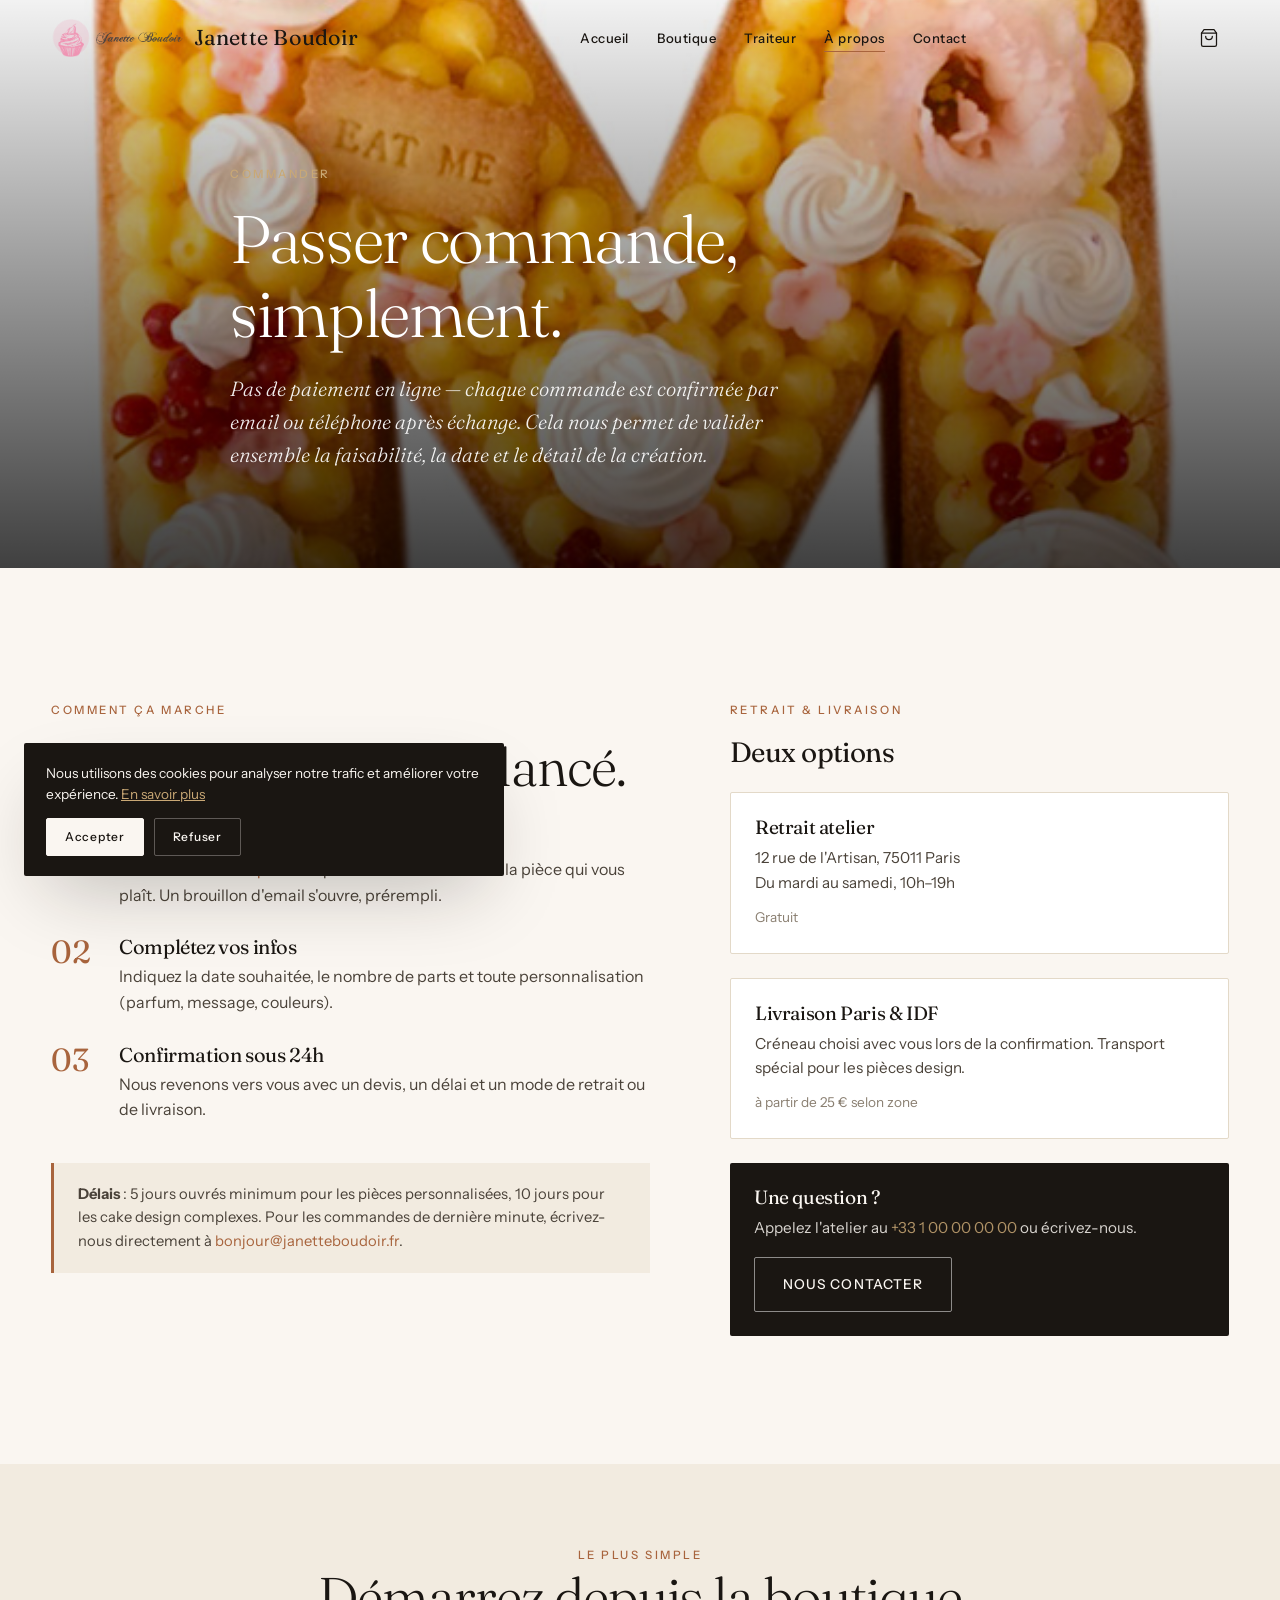
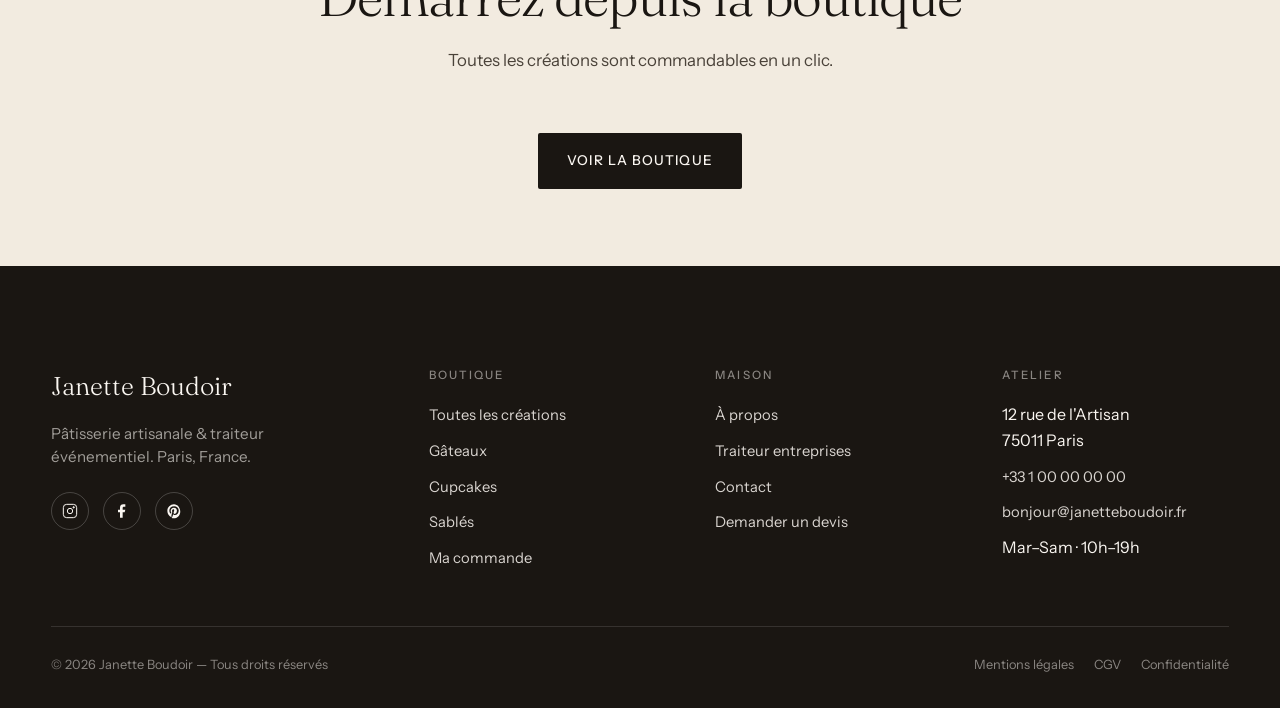
<file: commander.html>
<!DOCTYPE html>
<html lang="fr">
<head>
  <meta charset="UTF-8">
  <meta name="viewport" content="width=device-width, initial-scale=1.0">
  <title>Commander — Janette Boudoir</title>
  <meta name="description" content="Comment commander une création Janette Boudoir : étapes, délais, retrait à l'atelier ou livraison à Paris et en Île-de-France.">
  <meta name="theme-color" content="#FAF6F1">

  <meta property="og:title" content="Commander — Janette Boudoir">
  <meta property="og:description" content="Comment commander une création Janette Boudoir : étapes, délais, retrait à l'atelier ou livraison à Paris et en Île-de-France.">
  <meta property="og:image" content="assets/products/JanetteBoudoir6-scaled.jpg">
  <meta property="og:type" content="website">
  <meta property="og:locale" content="fr_FR">
  <meta property="og:url" content="https://janetteboudoir.fr/commander.html">

  <link rel="icon" type="image/png" href="assets/brand/cropped-favicon.png">
  <link rel="apple-touch-icon" href="assets/brand/cropped-favicon.png">

  <link rel="preconnect" href="https://fonts.googleapis.com">
  <link rel="preconnect" href="https://fonts.gstatic.com" crossorigin>
  <link href="https://fonts.googleapis.com/css2?family=Fraunces:opsz,wght@9..144,300;9..144,400;9..144,500&family=Instrument+Sans:wght@400;500;600&display=swap" rel="stylesheet">

  <link rel="stylesheet" href="css/style.css">
</head>
<body>
<header class="site-header" role="banner">
  <div class="header-inner">
    <a href="index.html" class="brand" aria-label="Janette Boudoir, accueil">
      <img src="assets/brand/cropped-Janette-Boudoir.png" alt="" width="120" height="38">
      <span class="brand-text">Janette Boudoir</span>
    </a>
    <nav class="nav-primary" aria-label="Navigation principale">
      <ul>
        <li><a href="index.html">Accueil</a></li>
        <li><a href="boutique.html">Boutique</a></li>
        <li><a href="traiteur.html">Traiteur</a></li>
        <li><a href="a-propos.html" class="active">À propos</a></li>
        <li><a href="contact.html">Contact</a></li>
      </ul>
    </nav>
    <div class="header-actions">
      <a href="commander.html" class="cart-btn" aria-label="Voir ma commande">
        <svg viewBox="0 0 24 24" fill="none" stroke="currentColor" stroke-width="1.5" stroke-linecap="round" stroke-linejoin="round" aria-hidden="true"><path d="M6 2 3 6v14a2 2 0 0 0 2 2h14a2 2 0 0 0 2-2V6l-3-4Z"/><line x1="3" y1="6" x2="21" y2="6"/><path d="M16 10a4 4 0 0 1-8 0"/></svg>
      </a>
      <button class="menu-toggle" aria-label="Ouvrir le menu" aria-expanded="false" aria-controls="mobile-nav">
        <span></span><span></span><span></span>
      </button>
    </div>
  </div>
</header>

<nav class="mobile-nav" id="mobile-nav" aria-label="Navigation mobile">
  <ul>
    <li><a href="index.html">Accueil</a></li>
    <li><a href="boutique.html">Boutique</a></li>
    <li><a href="traiteur.html">Traiteur</a></li>
    <li><a href="a-propos.html" class="active">À propos</a></li>
    <li><a href="contact.html">Contact</a></li>
    <li><a href="commander.html">Commander</a></li>
  </ul>
  <div class="mobile-footer">
    <p>12 rue de l'Artisan, 75011 Paris</p>
    <p>bonjour@janetteboudoir.fr</p>
  </div>
</nav>

<main id="main">

  <section class="hero hero-secondary" aria-labelledby="cmd-title">
    <img src="assets/products/letter-cake-chiffres-janette-boudoir.jpg" alt="Letter cake signature" class="hero-img">
    <div class="hero-content">
      <span class="eyebrow">Commander</span>
      <h1 id="cmd-title">Passer commande, simplement.</h1>
      <p>Pas de paiement en ligne — chaque commande est confirmée par email ou téléphone après échange. Cela nous permet de valider ensemble la faisabilité, la date et le détail de la création.</p>
    </div>
  </section>

  <section class="section">
    <div class="container">
      <div class="order-grid">
        <div class="reveal">
          <span class="eyebrow">Comment ça marche</span>
          <h2 style="margin: 16px 0 32px;">Trois étapes, et c'est lancé.</h2>

          <ol style="display: flex; flex-direction: column; gap: 28px; list-style: none;">
            <li style="display: grid; grid-template-columns: 48px 1fr; gap: 20px;">
              <span style="font-family: var(--serif); font-size: 2rem; color: var(--accent); line-height: 1;">01</span>
              <div>
                <h3 style="font-size: 1.25rem; margin-bottom: 6px;">Choisissez une création</h3>
                <p style="color: var(--ink-soft);">Parcourez la <a href="boutique.html" style="color: var(--accent);">boutique</a> et cliquez sur <em>Commander</em> sur la pièce qui vous plaît. Un brouillon d'email s'ouvre, prérempli.</p>
              </div>
            </li>
            <li style="display: grid; grid-template-columns: 48px 1fr; gap: 20px;">
              <span style="font-family: var(--serif); font-size: 2rem; color: var(--accent); line-height: 1;">02</span>
              <div>
                <h3 style="font-size: 1.25rem; margin-bottom: 6px;">Complétez vos infos</h3>
                <p style="color: var(--ink-soft);">Indiquez la date souhaitée, le nombre de parts et toute personnalisation (parfum, message, couleurs).</p>
              </div>
            </li>
            <li style="display: grid; grid-template-columns: 48px 1fr; gap: 20px;">
              <span style="font-family: var(--serif); font-size: 2rem; color: var(--accent); line-height: 1;">03</span>
              <div>
                <h3 style="font-size: 1.25rem; margin-bottom: 6px;">Confirmation sous 24h</h3>
                <p style="color: var(--ink-soft);">Nous revenons vers vous avec un devis, un délai et un mode de retrait ou de livraison.</p>
              </div>
            </li>
          </ol>

          <div class="note" style="margin-top: 40px;">
            <strong>Délais</strong> : 5 jours ouvrés minimum pour les pièces personnalisées, 10 jours pour les cake design complexes. Pour les commandes de dernière minute, écrivez-nous directement à <a href="mailto:bonjour@janetteboudoir.fr" style="color: var(--accent);">bonjour@janetteboudoir.fr</a>.
          </div>
        </div>

        <aside class="reveal">
          <span class="eyebrow">Retrait & livraison</span>
          <h3 style="margin: 16px 0 24px; font-family: var(--serif); font-weight: 400;">Deux options</h3>

          <div style="display: flex; flex-direction: column; gap: 24px;">
            <div style="padding: 24px; background: var(--white); border-radius: var(--radius); border: 1px solid var(--line);">
              <h4 style="font-family: var(--serif); font-size: 1.2rem; margin-bottom: 8px; font-weight: 400;">Retrait atelier</h4>
              <p style="color: var(--ink-soft); font-size: 0.95rem;">12 rue de l'Artisan, 75011 Paris<br>Du mardi au samedi, 10h–19h</p>
              <p style="margin-top: 12px; font-size: 0.85rem; color: var(--muted);">Gratuit</p>
            </div>
            <div style="padding: 24px; background: var(--white); border-radius: var(--radius); border: 1px solid var(--line);">
              <h4 style="font-family: var(--serif); font-size: 1.2rem; margin-bottom: 8px; font-weight: 400;">Livraison Paris &amp; IDF</h4>
              <p style="color: var(--ink-soft); font-size: 0.95rem;">Créneau choisi avec vous lors de la confirmation. Transport spécial pour les pièces design.</p>
              <p style="margin-top: 12px; font-size: 0.85rem; color: var(--muted);">à partir de 25 € selon zone</p>
            </div>
            <div style="padding: 24px; background: var(--ink); color: var(--bg); border-radius: var(--radius);">
              <h4 style="font-family: var(--serif); font-size: 1.2rem; margin-bottom: 8px; font-weight: 400; color: var(--bg);">Une question ?</h4>
              <p style="font-size: 0.95rem; opacity: 0.85;">Appelez l'atelier au <a href="tel:+33100000000" style="color: var(--gold);">+33 1 00 00 00 00</a> ou écrivez-nous.</p>
              <a href="contact.html" class="btn btn-outline" style="margin-top: 16px; color: var(--bg); border-color: rgba(255,255,255,0.5);">Nous contacter</a>
            </div>
          </div>
        </aside>
      </div>
    </div>
  </section>

  <section class="section section-tight" style="background: var(--bg-soft);">
    <div class="container">
      <div class="intro reveal">
        <span class="eyebrow">Le plus simple</span>
        <h2>Démarrez depuis la boutique</h2>
        <p>Toutes les créations sont commandables en un clic.</p>
      </div>
      <div class="text-center">
        <a href="boutique.html" class="btn btn-primary">Voir la boutique</a>
      </div>
    </div>
  </section>
</main>

<footer class="site-footer" role="contentinfo">
  <div class="footer-inner">
    <div class="footer-grid">
      <div>
        <p class="footer-brand">Janette Boudoir</p>
        <p class="footer-tag">Pâtisserie artisanale & traiteur événementiel. Paris, France.</p>
        <div class="socials">
          <a href="https://www.instagram.com/janetteboudoir" aria-label="Instagram" target="_blank" rel="noopener">
            <svg viewBox="0 0 24 24" fill="none" stroke="currentColor" stroke-width="1.5" aria-hidden="true"><rect x="2" y="2" width="20" height="20" rx="5"/><circle cx="12" cy="12" r="4"/><circle cx="17.5" cy="6.5" r="1" fill="currentColor"/></svg>
          </a>
          <a href="https://www.facebook.com/janetteboudoir" aria-label="Facebook" target="_blank" rel="noopener">
            <svg viewBox="0 0 24 24" fill="currentColor" aria-hidden="true"><path d="M13 22v-8h3l1-4h-4V7.5c0-1.1.4-2 2-2h2V2h-3c-3 0-5 1.8-5 5v3H6v4h3v8h4Z"/></svg>
          </a>
          <a href="https://www.pinterest.fr/janetteboudoir" aria-label="Pinterest" target="_blank" rel="noopener">
            <svg viewBox="0 0 24 24" fill="currentColor" aria-hidden="true"><path d="M12 2C6.5 2 2 6.5 2 12c0 4.2 2.6 7.8 6.2 9.3-.1-.8-.2-2 0-2.9.2-.8 1.2-5 1.2-5s-.3-.6-.3-1.5c0-1.4.8-2.5 1.9-2.5.9 0 1.3.7 1.3 1.5 0 .9-.6 2.3-.9 3.5-.3 1.1.5 2 1.6 2 1.9 0 3.4-2 3.4-5 0-2.6-1.9-4.4-4.5-4.4-3.1 0-4.9 2.3-4.9 4.7 0 .9.4 1.9.8 2.5.1.1.1.2.1.3l-.3 1.1c-.1.2-.2.3-.4.2-1.4-.6-2.2-2.7-2.2-4.3 0-3.5 2.5-6.7 7.3-6.7 3.8 0 6.8 2.7 6.8 6.4 0 3.8-2.4 6.9-5.8 6.9-1.1 0-2.2-.6-2.6-1.3l-.7 2.7c-.3 1-1 2.3-1.5 3.1.9.3 1.9.4 2.9.4 5.5 0 10-4.5 10-10S17.5 2 12 2Z"/></svg>
          </a>
        </div>
      </div>
      <div class="footer-col">
        <h5>Boutique</h5>
        <ul>
          <li><a href="boutique.html">Toutes les créations</a></li>
          <li><a href="boutique.html#gateaux">Gâteaux</a></li>
          <li><a href="boutique.html#cupcakes">Cupcakes</a></li>
          <li><a href="boutique.html#sables">Sablés</a></li>
          <li><a href="commander.html">Ma commande</a></li>
        </ul>
      </div>
      <div class="footer-col">
        <h5>Maison</h5>
        <ul>
          <li><a href="a-propos.html">À propos</a></li>
          <li><a href="traiteur.html">Traiteur entreprises</a></li>
          <li><a href="contact.html">Contact</a></li>
          <li><a href="contact.html#devis">Demander un devis</a></li>
        </ul>
      </div>
      <div class="footer-col">
        <h5>Atelier</h5>
        <ul>
          <li>12 rue de l'Artisan<br>75011 Paris</li>
          <li><a href="tel:+33100000000">+33 1 00 00 00 00</a></li>
          <li><a href="mailto:bonjour@janetteboudoir.fr">bonjour@janetteboudoir.fr</a></li>
          <li>Mar–Sam · 10h–19h</li>
        </ul>
      </div>
    </div>
    <div class="footer-bottom">
      <p>© 2026 Janette Boudoir — Tous droits réservés</p>
      <div class="footer-bottom-links">
        <a href="#mentions">Mentions légales</a>
        <a href="#cgv">CGV</a>
        <a href="#confidentialite">Confidentialité</a>
      </div>
    </div>
  </div>
</footer>

<aside class="cookie" role="dialog" aria-label="Préférences cookies">
  <p>Nous utilisons des cookies pour analyser notre trafic et améliorer votre expérience. <a href="#confidentialite">En savoir plus</a></p>
  <div class="cookie-actions">
    <button type="button" class="accept">Accepter</button>
    <button type="button">Refuser</button>
  </div>
</aside>

<a href="#main" class="back-top" aria-label="Retour en haut">
  <svg viewBox="0 0 24 24" fill="none" stroke="currentColor" stroke-width="2" stroke-linecap="round" stroke-linejoin="round" aria-hidden="true"><polyline points="18 15 12 9 6 15"/></svg>
</a>

<script src="js/main.js" defer></script>
</body>
</html>
</file>
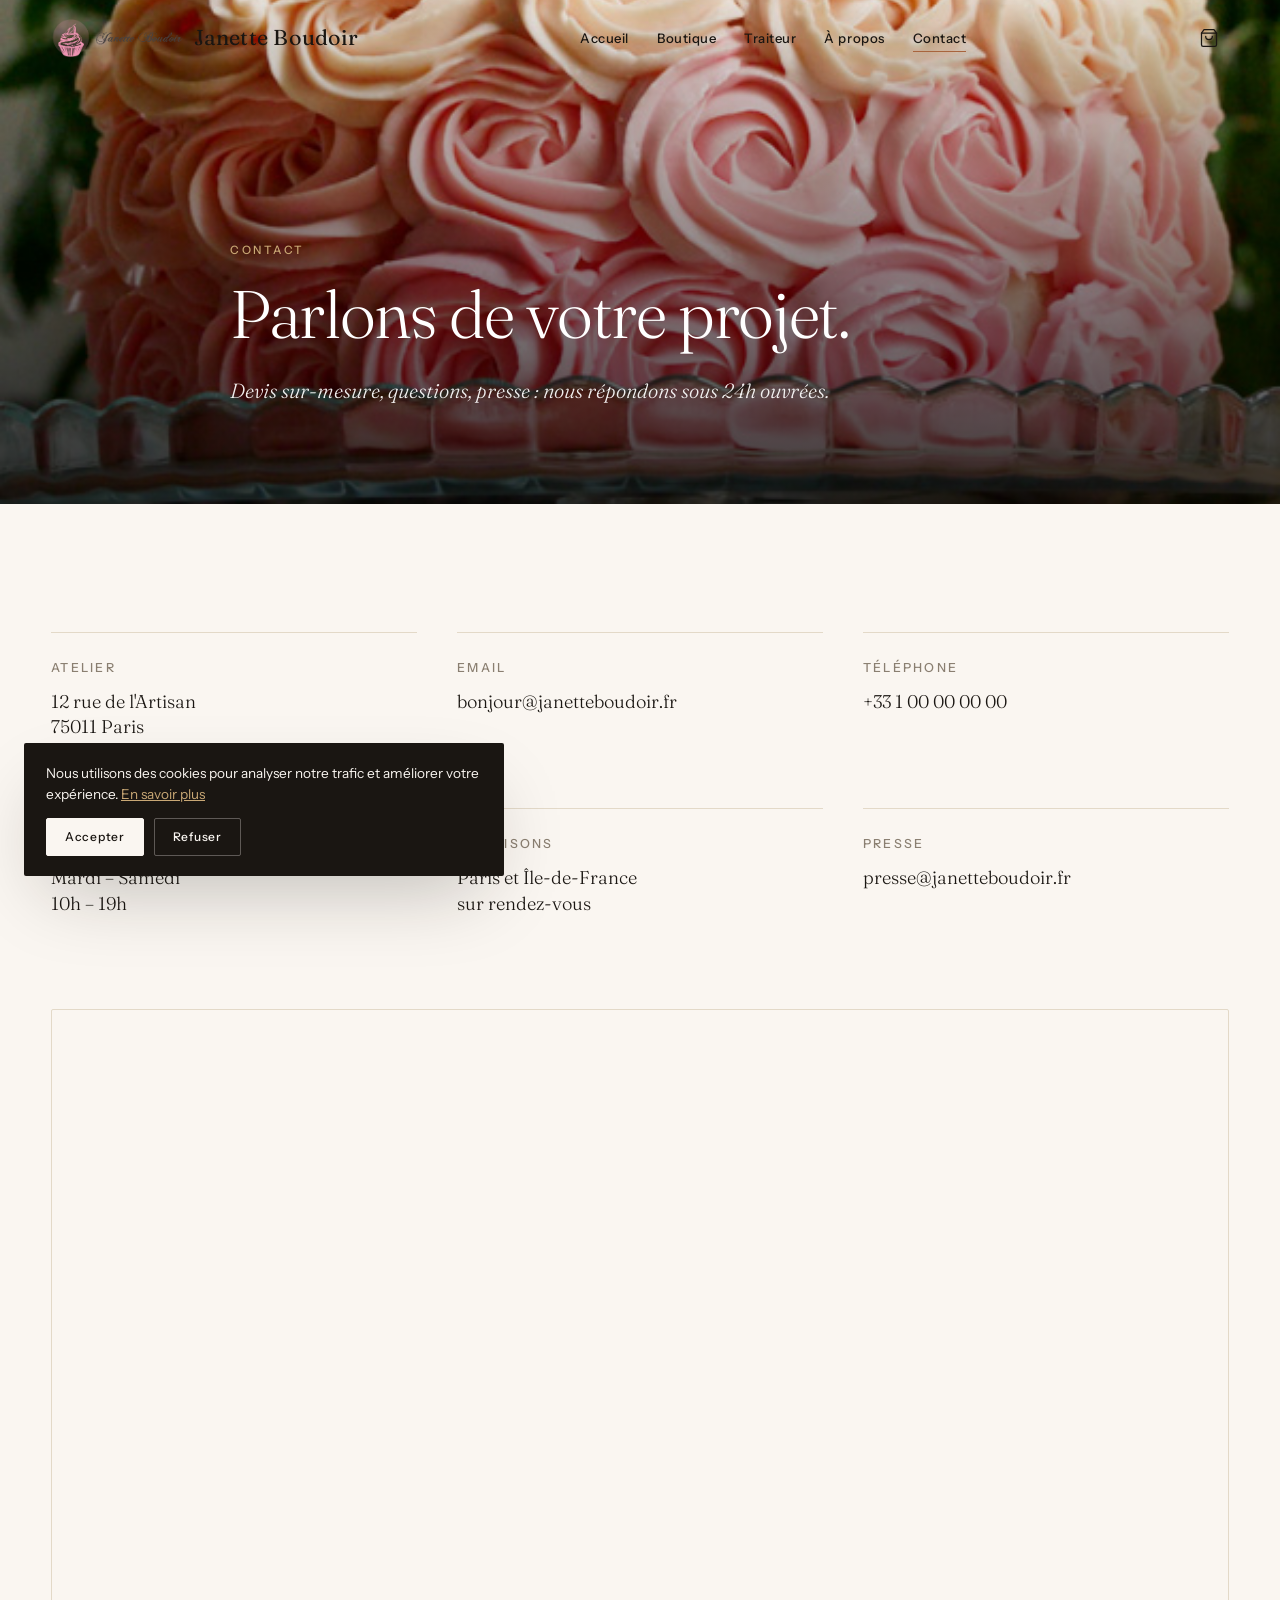
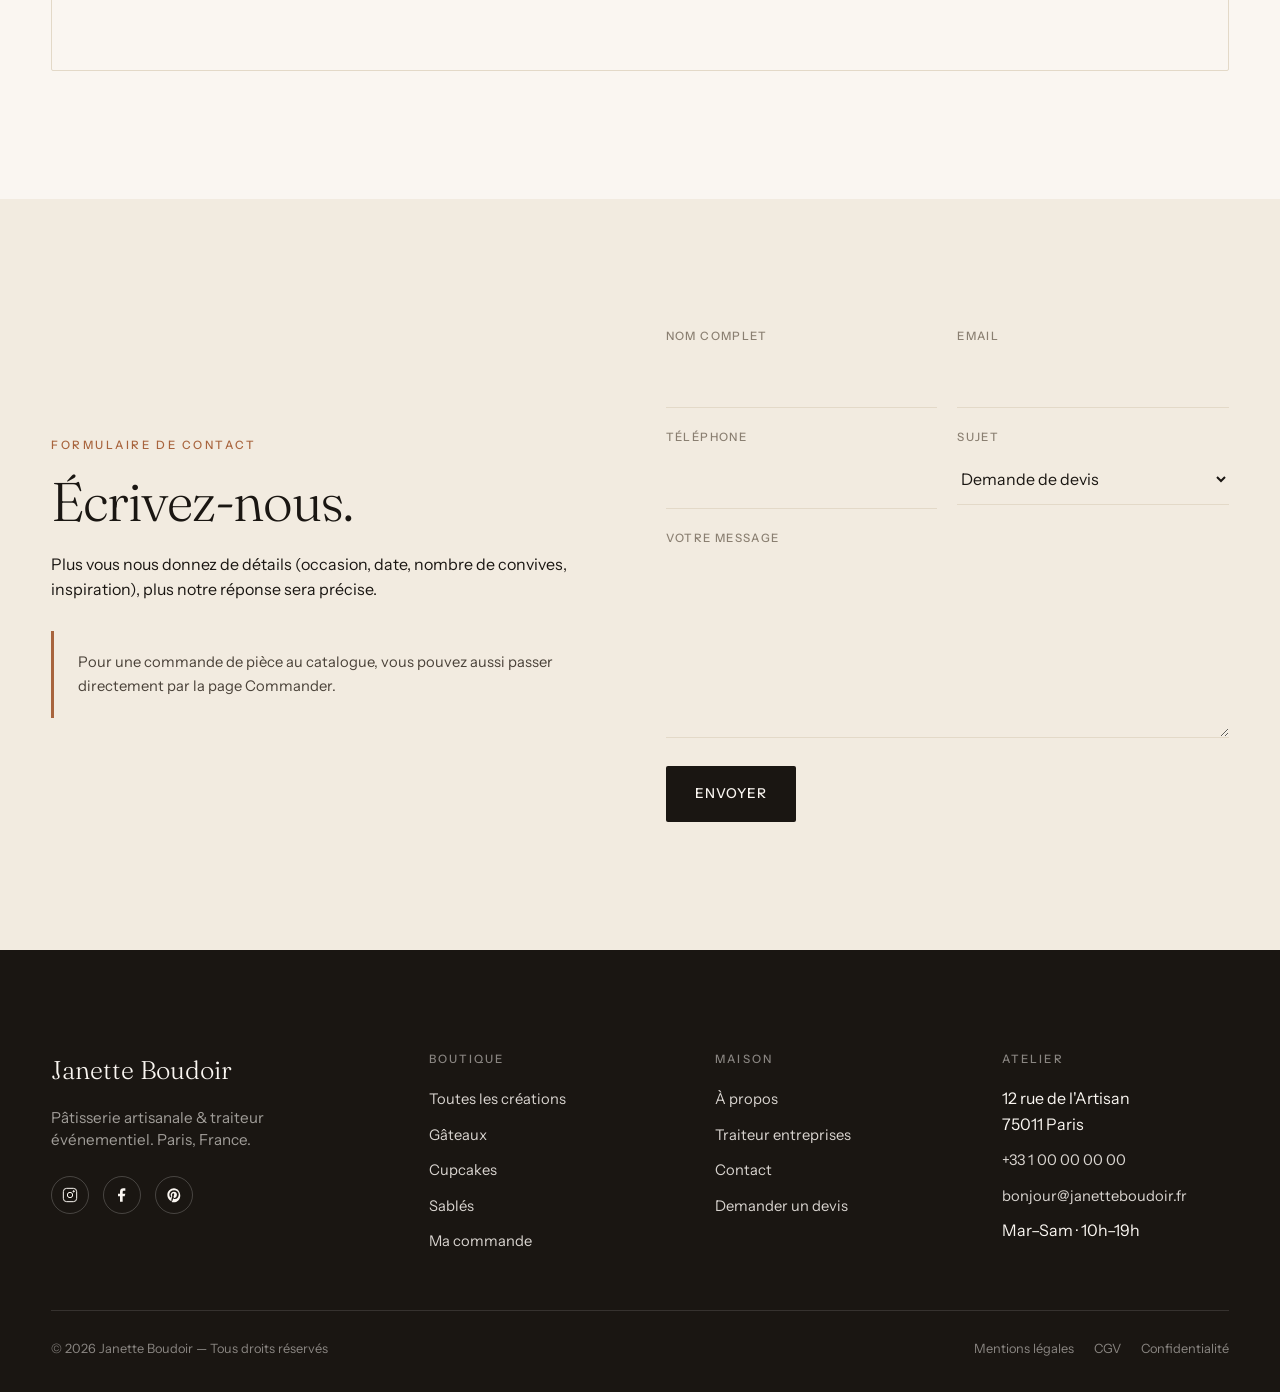
<file: contact.html>
<!DOCTYPE html>
<html lang="fr">
<head>
  <meta charset="UTF-8">
  <meta name="viewport" content="width=device-width, initial-scale=1.0">
  <title>Contact — Janette Boudoir</title>
  <meta name="description" content="Contactez l'atelier Janette Boudoir : adresse à Paris, formulaire de contact, demande de devis sous 24h.">
  <meta name="theme-color" content="#FAF6F1">

  <meta property="og:title" content="Contact — Janette Boudoir">
  <meta property="og:description" content="Contactez l'atelier Janette Boudoir : adresse à Paris, formulaire de contact, demande de devis sous 24h.">
  <meta property="og:image" content="assets/products/JanetteBoudoir6-scaled.jpg">
  <meta property="og:type" content="website">
  <meta property="og:locale" content="fr_FR">
  <meta property="og:url" content="https://janetteboudoir.fr/contact.html">

  <link rel="icon" type="image/png" href="assets/brand/cropped-favicon.png">
  <link rel="apple-touch-icon" href="assets/brand/cropped-favicon.png">

  <link rel="preconnect" href="https://fonts.googleapis.com">
  <link rel="preconnect" href="https://fonts.gstatic.com" crossorigin>
  <link href="https://fonts.googleapis.com/css2?family=Fraunces:opsz,wght@9..144,300;9..144,400;9..144,500&family=Instrument+Sans:wght@400;500;600&display=swap" rel="stylesheet">

  <link rel="stylesheet" href="css/style.css">
</head>
<body>
<header class="site-header" role="banner">
  <div class="header-inner">
    <a href="index.html" class="brand" aria-label="Janette Boudoir, accueil">
      <img src="assets/brand/cropped-Janette-Boudoir.png" alt="" width="120" height="38">
      <span class="brand-text">Janette Boudoir</span>
    </a>
    <nav class="nav-primary" aria-label="Navigation principale">
      <ul>
        <li><a href="index.html">Accueil</a></li>
        <li><a href="boutique.html">Boutique</a></li>
        <li><a href="traiteur.html">Traiteur</a></li>
        <li><a href="a-propos.html">À propos</a></li>
        <li><a href="contact.html" class="active">Contact</a></li>
      </ul>
    </nav>
    <div class="header-actions">
      <a href="commander.html" class="cart-btn" aria-label="Voir ma commande">
        <svg viewBox="0 0 24 24" fill="none" stroke="currentColor" stroke-width="1.5" stroke-linecap="round" stroke-linejoin="round" aria-hidden="true"><path d="M6 2 3 6v14a2 2 0 0 0 2 2h14a2 2 0 0 0 2-2V6l-3-4Z"/><line x1="3" y1="6" x2="21" y2="6"/><path d="M16 10a4 4 0 0 1-8 0"/></svg>
      </a>
      <button class="menu-toggle" aria-label="Ouvrir le menu" aria-expanded="false" aria-controls="mobile-nav">
        <span></span><span></span><span></span>
      </button>
    </div>
  </div>
</header>

<nav class="mobile-nav" id="mobile-nav" aria-label="Navigation mobile">
  <ul>
    <li><a href="index.html">Accueil</a></li>
    <li><a href="boutique.html">Boutique</a></li>
    <li><a href="traiteur.html">Traiteur</a></li>
    <li><a href="a-propos.html">À propos</a></li>
    <li><a href="contact.html" class="active">Contact</a></li>
    <li><a href="commander.html">Commander</a></li>
  </ul>
  <div class="mobile-footer">
    <p>12 rue de l'Artisan, 75011 Paris</p>
    <p>bonjour@janetteboudoir.fr</p>
  </div>
</nav>

<main id="main">

  <section class="hero hero-secondary" aria-labelledby="contact-title">
    <img src="assets/products/rose-cake-janette-boudoir.jpg" alt="Rose cake signature" class="hero-img">
    <div class="hero-content">
      <span class="eyebrow">Contact</span>
      <h1 id="contact-title">Parlons de votre projet.</h1>
      <p>Devis sur-mesure, questions, presse : nous répondons sous 24h ouvrées.</p>
    </div>
  </section>

  <section class="section">
    <div class="container">
      <div class="info-grid">
        <div class="info-card reveal">
          <h4>Atelier</h4>
          <p>12 rue de l'Artisan<br>75011 Paris</p>
        </div>
        <div class="info-card reveal">
          <h4>Email</h4>
          <p><a href="mailto:bonjour@janetteboudoir.fr">bonjour@janetteboudoir.fr</a></p>
        </div>
        <div class="info-card reveal">
          <h4>Téléphone</h4>
          <p><a href="tel:+33100000000">+33 1 00 00 00 00</a></p>
        </div>
        <div class="info-card reveal">
          <h4>Horaires boutique</h4>
          <p>Mardi – Samedi<br>10h – 19h</p>
        </div>
        <div class="info-card reveal">
          <h4>Livraisons</h4>
          <p>Paris et Île-de-France<br>sur rendez-vous</p>
        </div>
        <div class="info-card reveal">
          <h4>Presse</h4>
          <p><a href="mailto:presse@janetteboudoir.fr">presse@janetteboudoir.fr</a></p>
        </div>
      </div>

      <div class="map-wrap reveal" style="margin-top: 64px;">
        <iframe src="https://www.openstreetmap.org/export/embed.html?bbox=2.355%2C48.852%2C2.405%2C48.872&layer=mapnik&marker=48.862%2C2.380" title="Plan de l'atelier Janette Boudoir" loading="lazy" referrerpolicy="no-referrer-when-downgrade"></iframe>
      </div>
    </div>
  </section>

  <section class="section" id="devis" style="background: var(--bg-soft);">
    <div class="container">
      <div class="grid-2">
        <div class="two-col-body reveal">
          <span class="eyebrow">Formulaire de contact</span>
          <h2>Écrivez-nous.</h2>
          <p>Plus vous nous donnez de détails (occasion, date, nombre de convives, inspiration), plus notre réponse sera précise.</p>
          <p class="note" style="margin-top: 28px;">Pour une commande de pièce au catalogue, vous pouvez aussi passer directement par la page <a href="commander.html">Commander</a>.</p>
        </div>

        <form class="form reveal" action="mailto:bonjour@janetteboudoir.fr" method="POST" enctype="text/plain">
          <div class="form-row">
            <div class="field">
              <label for="c-nom">Nom complet</label>
              <input type="text" id="c-nom" name="nom" required>
            </div>
            <div class="field">
              <label for="c-email">Email</label>
              <input type="email" id="c-email" name="email" required>
            </div>
          </div>
          <div class="form-row">
            <div class="field">
              <label for="c-tel">Téléphone</label>
              <input type="tel" id="c-tel" name="telephone">
            </div>
            <div class="field">
              <label for="c-sujet">Sujet</label>
              <select id="c-sujet" name="sujet">
                <option>Demande de devis</option>
                <option>Question sur un produit</option>
                <option>Traiteur entreprise</option>
                <option>Presse / collaboration</option>
                <option>Autre</option>
              </select>
            </div>
          </div>
          <div class="field">
            <label for="c-msg">Votre message</label>
            <textarea id="c-msg" name="message" rows="6" required></textarea>
          </div>
          <button type="submit" class="btn btn-primary">Envoyer</button>
        </form>
      </div>
    </div>
  </section>
</main>

<footer class="site-footer" role="contentinfo">
  <div class="footer-inner">
    <div class="footer-grid">
      <div>
        <p class="footer-brand">Janette Boudoir</p>
        <p class="footer-tag">Pâtisserie artisanale & traiteur événementiel. Paris, France.</p>
        <div class="socials">
          <a href="https://www.instagram.com/janetteboudoir" aria-label="Instagram" target="_blank" rel="noopener">
            <svg viewBox="0 0 24 24" fill="none" stroke="currentColor" stroke-width="1.5" aria-hidden="true"><rect x="2" y="2" width="20" height="20" rx="5"/><circle cx="12" cy="12" r="4"/><circle cx="17.5" cy="6.5" r="1" fill="currentColor"/></svg>
          </a>
          <a href="https://www.facebook.com/janetteboudoir" aria-label="Facebook" target="_blank" rel="noopener">
            <svg viewBox="0 0 24 24" fill="currentColor" aria-hidden="true"><path d="M13 22v-8h3l1-4h-4V7.5c0-1.1.4-2 2-2h2V2h-3c-3 0-5 1.8-5 5v3H6v4h3v8h4Z"/></svg>
          </a>
          <a href="https://www.pinterest.fr/janetteboudoir" aria-label="Pinterest" target="_blank" rel="noopener">
            <svg viewBox="0 0 24 24" fill="currentColor" aria-hidden="true"><path d="M12 2C6.5 2 2 6.5 2 12c0 4.2 2.6 7.8 6.2 9.3-.1-.8-.2-2 0-2.9.2-.8 1.2-5 1.2-5s-.3-.6-.3-1.5c0-1.4.8-2.5 1.9-2.5.9 0 1.3.7 1.3 1.5 0 .9-.6 2.3-.9 3.5-.3 1.1.5 2 1.6 2 1.9 0 3.4-2 3.4-5 0-2.6-1.9-4.4-4.5-4.4-3.1 0-4.9 2.3-4.9 4.7 0 .9.4 1.9.8 2.5.1.1.1.2.1.3l-.3 1.1c-.1.2-.2.3-.4.2-1.4-.6-2.2-2.7-2.2-4.3 0-3.5 2.5-6.7 7.3-6.7 3.8 0 6.8 2.7 6.8 6.4 0 3.8-2.4 6.9-5.8 6.9-1.1 0-2.2-.6-2.6-1.3l-.7 2.7c-.3 1-1 2.3-1.5 3.1.9.3 1.9.4 2.9.4 5.5 0 10-4.5 10-10S17.5 2 12 2Z"/></svg>
          </a>
        </div>
      </div>
      <div class="footer-col">
        <h5>Boutique</h5>
        <ul>
          <li><a href="boutique.html">Toutes les créations</a></li>
          <li><a href="boutique.html#gateaux">Gâteaux</a></li>
          <li><a href="boutique.html#cupcakes">Cupcakes</a></li>
          <li><a href="boutique.html#sables">Sablés</a></li>
          <li><a href="commander.html">Ma commande</a></li>
        </ul>
      </div>
      <div class="footer-col">
        <h5>Maison</h5>
        <ul>
          <li><a href="a-propos.html">À propos</a></li>
          <li><a href="traiteur.html">Traiteur entreprises</a></li>
          <li><a href="contact.html">Contact</a></li>
          <li><a href="contact.html#devis">Demander un devis</a></li>
        </ul>
      </div>
      <div class="footer-col">
        <h5>Atelier</h5>
        <ul>
          <li>12 rue de l'Artisan<br>75011 Paris</li>
          <li><a href="tel:+33100000000">+33 1 00 00 00 00</a></li>
          <li><a href="mailto:bonjour@janetteboudoir.fr">bonjour@janetteboudoir.fr</a></li>
          <li>Mar–Sam · 10h–19h</li>
        </ul>
      </div>
    </div>
    <div class="footer-bottom">
      <p>© 2026 Janette Boudoir — Tous droits réservés</p>
      <div class="footer-bottom-links">
        <a href="#mentions">Mentions légales</a>
        <a href="#cgv">CGV</a>
        <a href="#confidentialite">Confidentialité</a>
      </div>
    </div>
  </div>
</footer>

<aside class="cookie" role="dialog" aria-label="Préférences cookies">
  <p>Nous utilisons des cookies pour analyser notre trafic et améliorer votre expérience. <a href="#confidentialite">En savoir plus</a></p>
  <div class="cookie-actions">
    <button type="button" class="accept">Accepter</button>
    <button type="button">Refuser</button>
  </div>
</aside>

<a href="#main" class="back-top" aria-label="Retour en haut">
  <svg viewBox="0 0 24 24" fill="none" stroke="currentColor" stroke-width="2" stroke-linecap="round" stroke-linejoin="round" aria-hidden="true"><polyline points="18 15 12 9 6 15"/></svg>
</a>

<script src="js/main.js" defer></script>
</body>
</html>
</file>
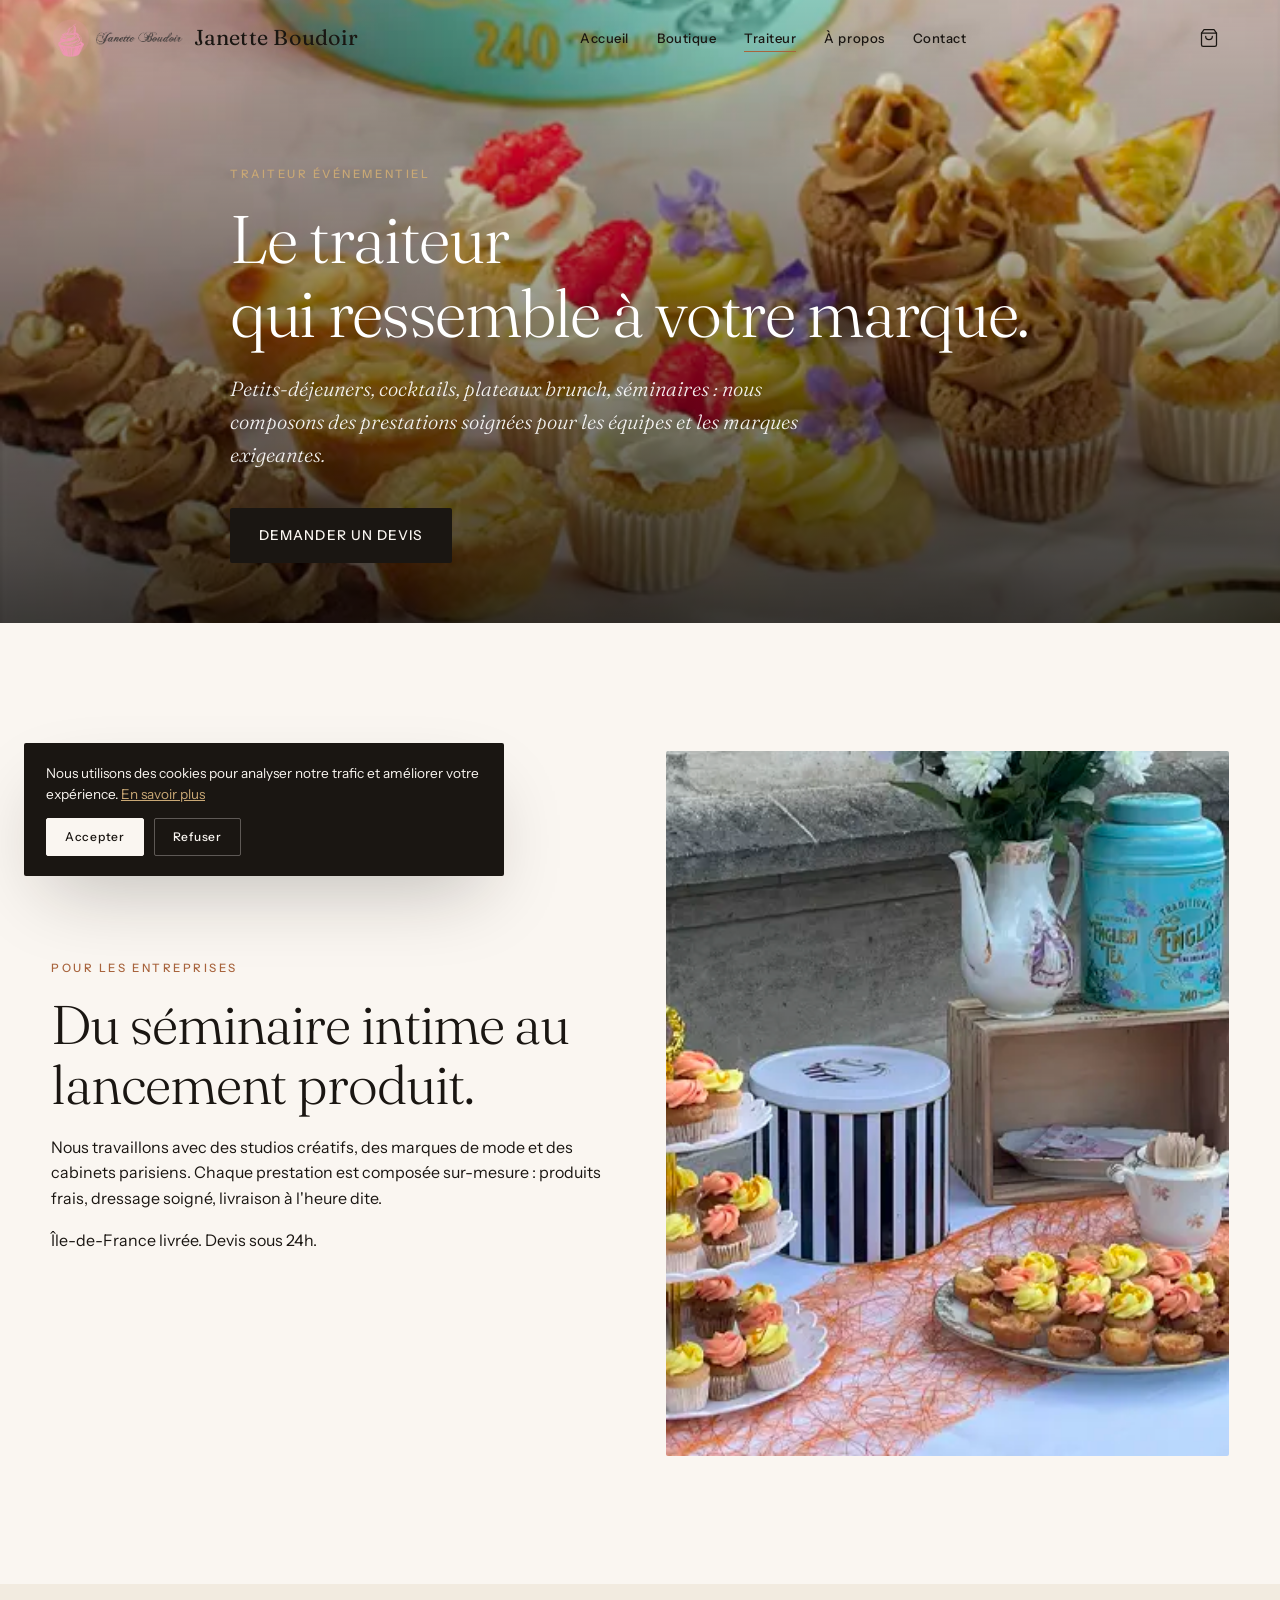
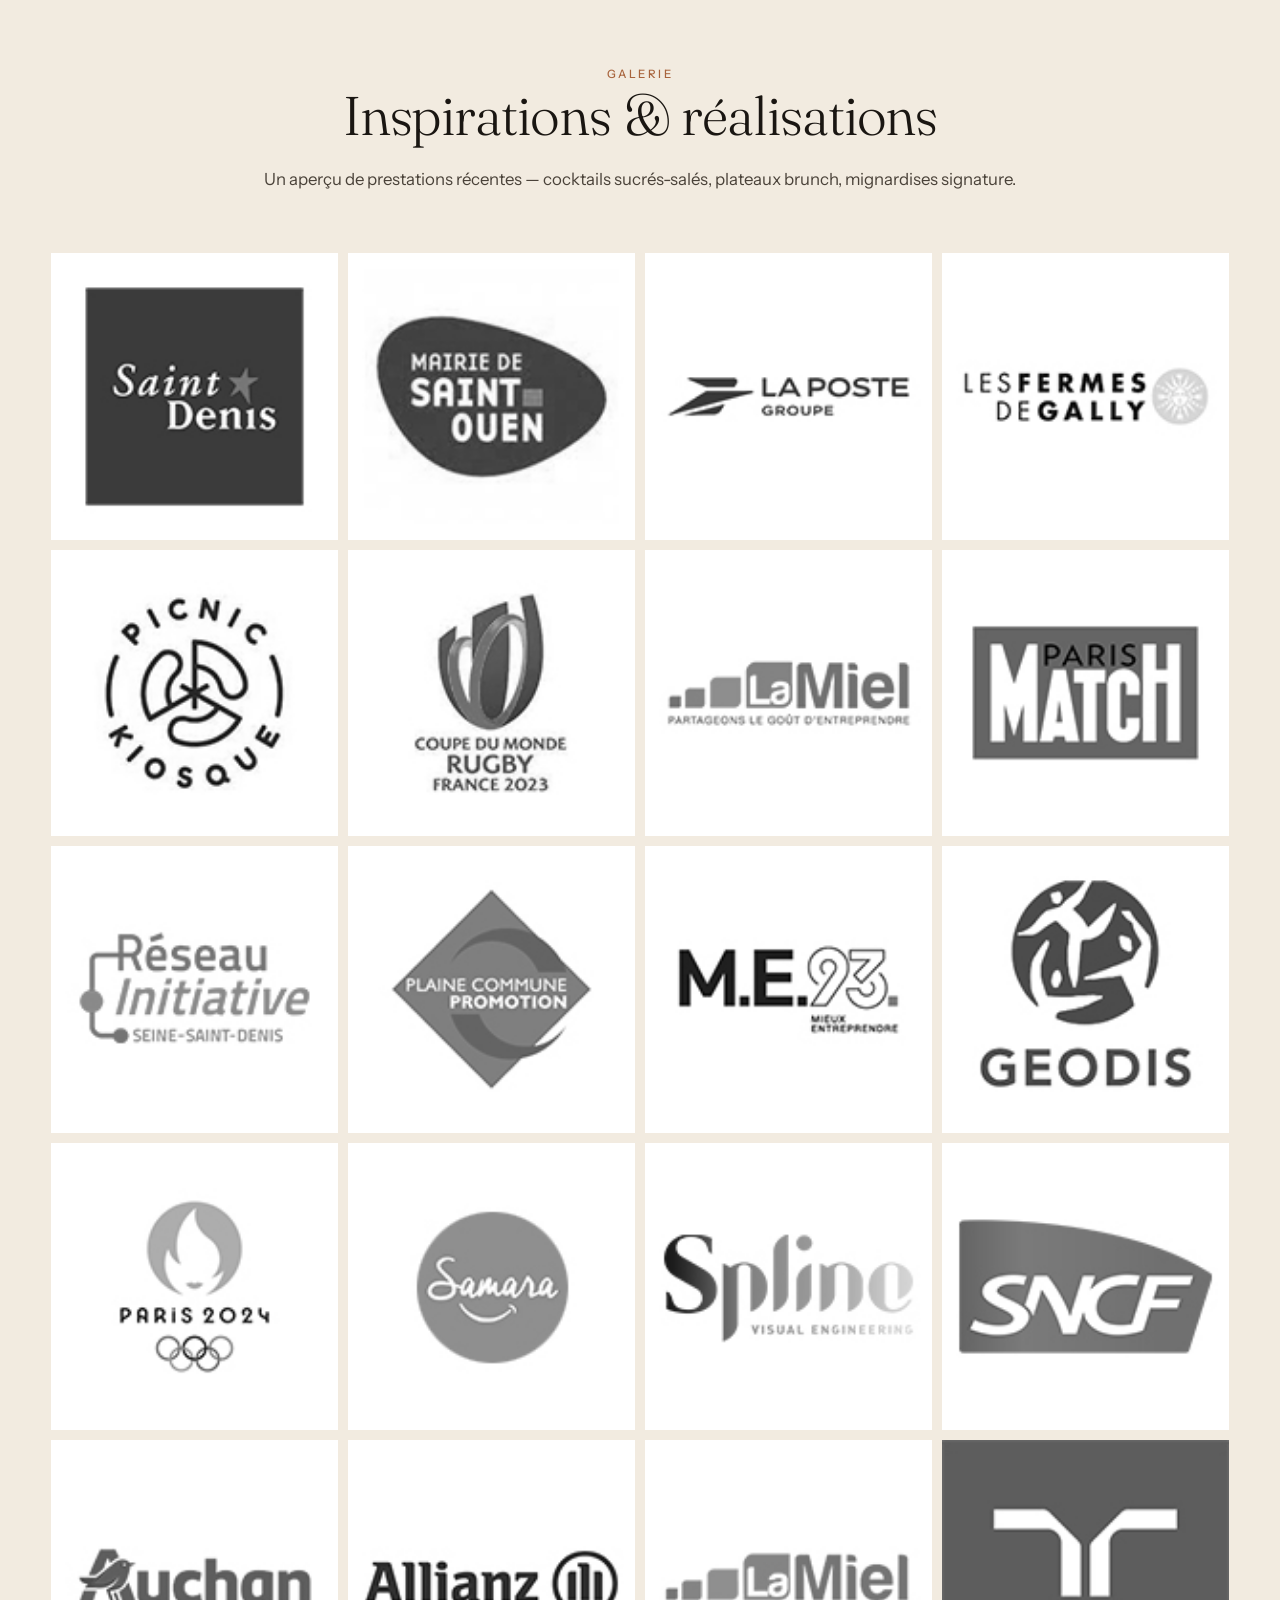
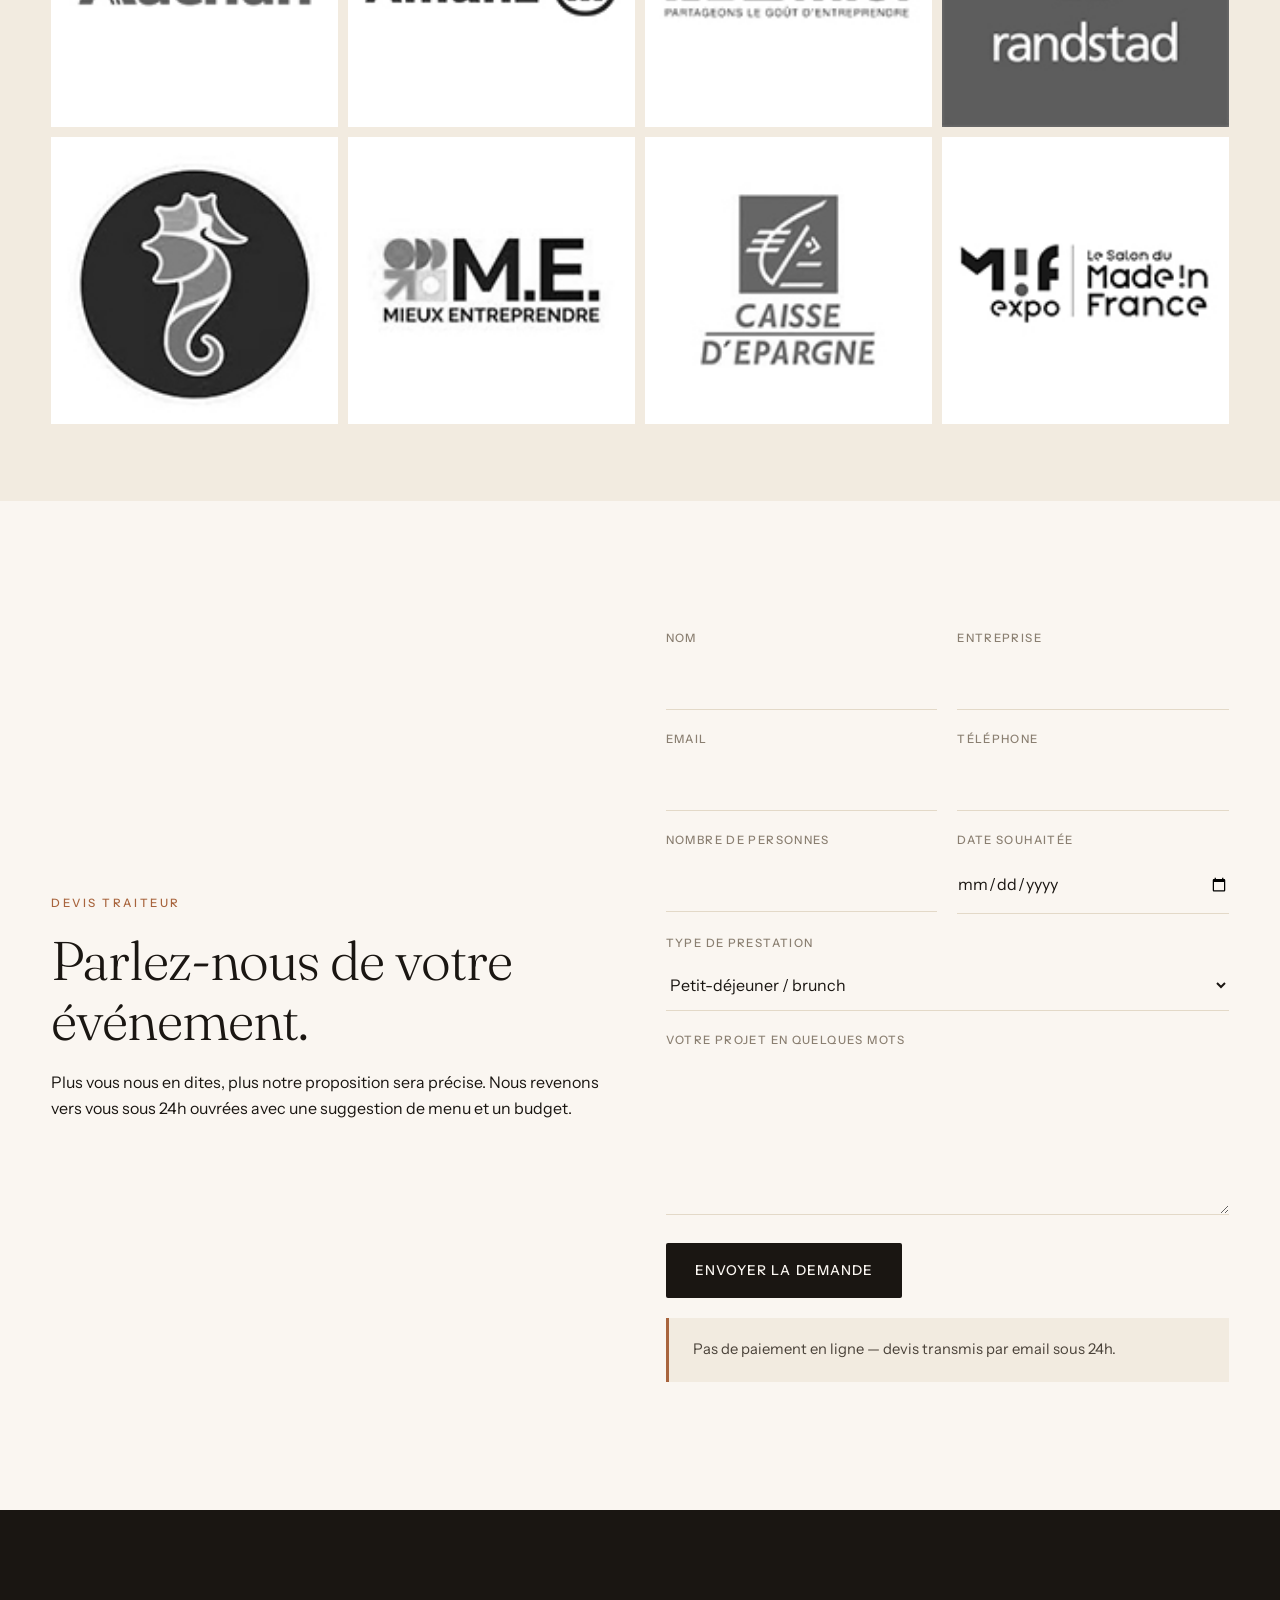
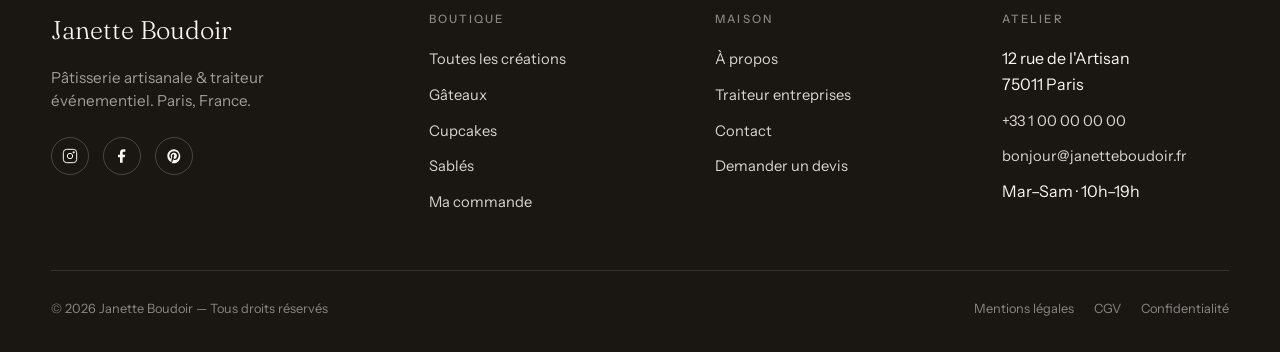
<file: traiteur.html>
<!DOCTYPE html>
<html lang="fr">
<head>
  <meta charset="UTF-8">
  <meta name="viewport" content="width=device-width, initial-scale=1.0">
  <title>Traiteur entreprises — Janette Boudoir</title>
  <meta name="description" content="Service traiteur événementiel pour entreprises à Paris et en Île-de-France. Petits-déjeuners, cocktails, brunchs. Devis sous 24h.">
  <meta name="theme-color" content="#FAF6F1">

  <meta property="og:title" content="Traiteur entreprises — Janette Boudoir">
  <meta property="og:description" content="Service traiteur événementiel pour entreprises à Paris et en Île-de-France. Petits-déjeuners, cocktails, brunchs. Devis sous 24h.">
  <meta property="og:image" content="assets/products/JanetteBoudoir6-scaled.jpg">
  <meta property="og:type" content="website">
  <meta property="og:locale" content="fr_FR">
  <meta property="og:url" content="https://janetteboudoir.fr/traiteur.html">

  <link rel="icon" type="image/png" href="assets/brand/cropped-favicon.png">
  <link rel="apple-touch-icon" href="assets/brand/cropped-favicon.png">

  <link rel="preconnect" href="https://fonts.googleapis.com">
  <link rel="preconnect" href="https://fonts.gstatic.com" crossorigin>
  <link href="https://fonts.googleapis.com/css2?family=Fraunces:opsz,wght@9..144,300;9..144,400;9..144,500&family=Instrument+Sans:wght@400;500;600&display=swap" rel="stylesheet">

  <link rel="stylesheet" href="css/style.css">
</head>
<body>
<header class="site-header" role="banner">
  <div class="header-inner">
    <a href="index.html" class="brand" aria-label="Janette Boudoir, accueil">
      <img src="assets/brand/cropped-Janette-Boudoir.png" alt="" width="120" height="38">
      <span class="brand-text">Janette Boudoir</span>
    </a>
    <nav class="nav-primary" aria-label="Navigation principale">
      <ul>
        <li><a href="index.html">Accueil</a></li>
        <li><a href="boutique.html">Boutique</a></li>
        <li><a href="traiteur.html" class="active">Traiteur</a></li>
        <li><a href="a-propos.html">À propos</a></li>
        <li><a href="contact.html">Contact</a></li>
      </ul>
    </nav>
    <div class="header-actions">
      <a href="commander.html" class="cart-btn" aria-label="Voir ma commande">
        <svg viewBox="0 0 24 24" fill="none" stroke="currentColor" stroke-width="1.5" stroke-linecap="round" stroke-linejoin="round" aria-hidden="true"><path d="M6 2 3 6v14a2 2 0 0 0 2 2h14a2 2 0 0 0 2-2V6l-3-4Z"/><line x1="3" y1="6" x2="21" y2="6"/><path d="M16 10a4 4 0 0 1-8 0"/></svg>
      </a>
      <button class="menu-toggle" aria-label="Ouvrir le menu" aria-expanded="false" aria-controls="mobile-nav">
        <span></span><span></span><span></span>
      </button>
    </div>
  </div>
</header>

<nav class="mobile-nav" id="mobile-nav" aria-label="Navigation mobile">
  <ul>
    <li><a href="index.html">Accueil</a></li>
    <li><a href="boutique.html">Boutique</a></li>
    <li><a href="traiteur.html" class="active">Traiteur</a></li>
    <li><a href="a-propos.html">À propos</a></li>
    <li><a href="contact.html">Contact</a></li>
    <li><a href="commander.html">Commander</a></li>
  </ul>
  <div class="mobile-footer">
    <p>12 rue de l'Artisan, 75011 Paris</p>
    <p>bonjour@janetteboudoir.fr</p>
  </div>
</nav>

<main id="main">

  <section class="hero hero-secondary" aria-labelledby="traiteur-title">
    <img src="assets/products/cocktails-sucres-janette-boudoir.webp" alt="Plateau traiteur cocktail" class="hero-img">
    <div class="hero-content">
      <span class="eyebrow">Traiteur événementiel</span>
      <h1 id="traiteur-title">Le traiteur<br>qui ressemble à votre marque.</h1>
      <p>Petits-déjeuners, cocktails, plateaux brunch, séminaires : nous composons des prestations soignées pour les équipes et les marques exigeantes.</p>
      <div class="hero-actions">
        <a href="#devis" class="btn btn-primary">Demander un devis</a>
      </div>
    </div>
  </section>

  <section class="section">
    <div class="container">
      <div class="grid-2">
        <div class="two-col-body reveal">
          <span class="eyebrow">Pour les entreprises</span>
          <h2>Du séminaire intime au lancement produit.</h2>
          <p>Nous travaillons avec des studios créatifs, des marques de mode et des cabinets parisiens. Chaque prestation est composée sur-mesure : produits frais, dressage soigné, livraison à l'heure dite.</p>
          <p>Île-de-France livrée. Devis sous 24h.</p>
        </div>
        <div class="two-col-img reveal">
          <img src="assets/products/formules-traiteur-janette-boudoir.webp" alt="Formules traiteur Janette Boudoir" loading="lazy" width="800" height="1000">
        </div>
      </div>
    </div>
  </section>

  <section class="section section-tight" style="background: var(--bg-soft);" aria-labelledby="gallery-title">
    <div class="container">
      <div class="intro reveal">
        <span class="eyebrow">Galerie</span>
        <h2 id="gallery-title">Inspirations & réalisations</h2>
        <p>Un aperçu de prestations récentes — cocktails sucrés-salés, plateaux brunch, mignardises signature.</p>
      </div>
      <div class="gallery">
        <a href="contact.html#devis" class="gallery-item reveal"><img src="assets/traiteur/1.jpg" alt="Plateau traiteur Janette Boudoir, exemple 1" loading="lazy" width="600" height="600"></a>
        <a href="contact.html#devis" class="gallery-item reveal"><img src="assets/traiteur/2.jpg" alt="Plateau traiteur Janette Boudoir, exemple 2" loading="lazy" width="600" height="600"></a>
        <a href="contact.html#devis" class="gallery-item reveal"><img src="assets/traiteur/3.jpg" alt="Plateau traiteur Janette Boudoir, exemple 3" loading="lazy" width="600" height="600"></a>
        <a href="contact.html#devis" class="gallery-item reveal"><img src="assets/traiteur/4.jpg" alt="Plateau traiteur Janette Boudoir, exemple 4" loading="lazy" width="600" height="600"></a>
        <a href="contact.html#devis" class="gallery-item reveal"><img src="assets/traiteur/5.jpg" alt="Plateau traiteur Janette Boudoir, exemple 5" loading="lazy" width="600" height="600"></a>
        <a href="contact.html#devis" class="gallery-item reveal"><img src="assets/traiteur/6.jpg" alt="Plateau traiteur Janette Boudoir, exemple 6" loading="lazy" width="600" height="600"></a>
        <a href="contact.html#devis" class="gallery-item reveal"><img src="assets/traiteur/7.jpg" alt="Plateau traiteur Janette Boudoir, exemple 7" loading="lazy" width="600" height="600"></a>
        <a href="contact.html#devis" class="gallery-item reveal"><img src="assets/traiteur/8.jpg" alt="Plateau traiteur Janette Boudoir, exemple 8" loading="lazy" width="600" height="600"></a>
        <a href="contact.html#devis" class="gallery-item reveal"><img src="assets/traiteur/9.jpg" alt="Plateau traiteur Janette Boudoir, exemple 9" loading="lazy" width="600" height="600"></a>
        <a href="contact.html#devis" class="gallery-item reveal"><img src="assets/traiteur/10.jpg" alt="Plateau traiteur Janette Boudoir, exemple 10" loading="lazy" width="600" height="600"></a>
        <a href="contact.html#devis" class="gallery-item reveal"><img src="assets/traiteur/11.jpg" alt="Plateau traiteur Janette Boudoir, exemple 11" loading="lazy" width="600" height="600"></a>
        <a href="contact.html#devis" class="gallery-item reveal"><img src="assets/traiteur/12.jpg" alt="Plateau traiteur Janette Boudoir, exemple 12" loading="lazy" width="600" height="600"></a>
        <a href="contact.html#devis" class="gallery-item reveal"><img src="assets/traiteur/13.jpg" alt="Plateau traiteur Janette Boudoir, exemple 13" loading="lazy" width="600" height="600"></a>
        <a href="contact.html#devis" class="gallery-item reveal"><img src="assets/traiteur/14.jpg" alt="Plateau traiteur Janette Boudoir, exemple 14" loading="lazy" width="600" height="600"></a>
        <a href="contact.html#devis" class="gallery-item reveal"><img src="assets/traiteur/15.jpg" alt="Plateau traiteur Janette Boudoir, exemple 15" loading="lazy" width="600" height="600"></a>
        <a href="contact.html#devis" class="gallery-item reveal"><img src="assets/traiteur/16.jpg" alt="Plateau traiteur Janette Boudoir, exemple 16" loading="lazy" width="600" height="600"></a>
        <a href="contact.html#devis" class="gallery-item reveal"><img src="assets/traiteur/17.jpg" alt="Plateau traiteur Janette Boudoir, exemple 17" loading="lazy" width="600" height="600"></a>
        <a href="contact.html#devis" class="gallery-item reveal"><img src="assets/traiteur/18.jpg" alt="Plateau traiteur Janette Boudoir, exemple 18" loading="lazy" width="600" height="600"></a>
        <a href="contact.html#devis" class="gallery-item reveal"><img src="assets/traiteur/19.jpg" alt="Plateau traiteur Janette Boudoir, exemple 19" loading="lazy" width="600" height="600"></a>
        <a href="contact.html#devis" class="gallery-item reveal"><img src="assets/traiteur/20.jpg" alt="Plateau traiteur Janette Boudoir, exemple 20" loading="lazy" width="600" height="600"></a>
        <a href="contact.html#devis" class="gallery-item reveal"><img src="assets/traiteur/21.jpg" alt="Plateau traiteur Janette Boudoir, exemple 21" loading="lazy" width="600" height="600"></a>
        <a href="contact.html#devis" class="gallery-item reveal"><img src="assets/traiteur/22.jpg" alt="Plateau traiteur Janette Boudoir, exemple 22" loading="lazy" width="600" height="600"></a>
        <a href="contact.html#devis" class="gallery-item reveal"><img src="assets/traiteur/23.jpg" alt="Plateau traiteur Janette Boudoir, exemple 23" loading="lazy" width="600" height="600"></a>
        <a href="contact.html#devis" class="gallery-item reveal"><img src="assets/traiteur/24.jpg" alt="Plateau traiteur Janette Boudoir, exemple 24" loading="lazy" width="600" height="600"></a>
      </div>
    </div>
  </section>

  <section class="section" id="devis">
    <div class="container">
      <div class="grid-2">
        <div class="two-col-body reveal">
          <span class="eyebrow">Devis traiteur</span>
          <h2>Parlez-nous de votre événement.</h2>
          <p>Plus vous nous en dites, plus notre proposition sera précise. Nous revenons vers vous sous 24h ouvrées avec une suggestion de menu et un budget.</p>
        </div>
        <form class="form reveal" action="mailto:bonjour@janetteboudoir.fr" method="POST" enctype="text/plain">
          <div class="form-row">
            <div class="field">
              <label for="t-nom">Nom</label>
              <input type="text" id="t-nom" name="nom" required>
            </div>
            <div class="field">
              <label for="t-entreprise">Entreprise</label>
              <input type="text" id="t-entreprise" name="entreprise">
            </div>
          </div>
          <div class="form-row">
            <div class="field">
              <label for="t-email">Email</label>
              <input type="email" id="t-email" name="email" required>
            </div>
            <div class="field">
              <label for="t-tel">Téléphone</label>
              <input type="tel" id="t-tel" name="telephone">
            </div>
          </div>
          <div class="form-row">
            <div class="field">
              <label for="t-pers">Nombre de personnes</label>
              <input type="number" id="t-pers" name="personnes" min="1">
            </div>
            <div class="field">
              <label for="t-date">Date souhaitée</label>
              <input type="date" id="t-date" name="date">
            </div>
          </div>
          <div class="field">
            <label for="t-format">Type de prestation</label>
            <select id="t-format" name="format">
              <option>Petit-déjeuner / brunch</option>
              <option>Cocktail sucré</option>
              <option>Cocktail salé</option>
              <option>Cocktail mixte</option>
              <option>Plateau pause séminaire</option>
              <option>Autre</option>
            </select>
          </div>
          <div class="field">
            <label for="t-msg">Votre projet en quelques mots</label>
            <textarea id="t-msg" name="message" rows="5"></textarea>
          </div>
          <button type="submit" class="btn btn-primary">Envoyer la demande</button>
          <p class="note">Pas de paiement en ligne — devis transmis par email sous 24h.</p>
        </form>
      </div>
    </div>
  </section>
</main>

<footer class="site-footer" role="contentinfo">
  <div class="footer-inner">
    <div class="footer-grid">
      <div>
        <p class="footer-brand">Janette Boudoir</p>
        <p class="footer-tag">Pâtisserie artisanale & traiteur événementiel. Paris, France.</p>
        <div class="socials">
          <a href="https://www.instagram.com/janetteboudoir" aria-label="Instagram" target="_blank" rel="noopener">
            <svg viewBox="0 0 24 24" fill="none" stroke="currentColor" stroke-width="1.5" aria-hidden="true"><rect x="2" y="2" width="20" height="20" rx="5"/><circle cx="12" cy="12" r="4"/><circle cx="17.5" cy="6.5" r="1" fill="currentColor"/></svg>
          </a>
          <a href="https://www.facebook.com/janetteboudoir" aria-label="Facebook" target="_blank" rel="noopener">
            <svg viewBox="0 0 24 24" fill="currentColor" aria-hidden="true"><path d="M13 22v-8h3l1-4h-4V7.5c0-1.1.4-2 2-2h2V2h-3c-3 0-5 1.8-5 5v3H6v4h3v8h4Z"/></svg>
          </a>
          <a href="https://www.pinterest.fr/janetteboudoir" aria-label="Pinterest" target="_blank" rel="noopener">
            <svg viewBox="0 0 24 24" fill="currentColor" aria-hidden="true"><path d="M12 2C6.5 2 2 6.5 2 12c0 4.2 2.6 7.8 6.2 9.3-.1-.8-.2-2 0-2.9.2-.8 1.2-5 1.2-5s-.3-.6-.3-1.5c0-1.4.8-2.5 1.9-2.5.9 0 1.3.7 1.3 1.5 0 .9-.6 2.3-.9 3.5-.3 1.1.5 2 1.6 2 1.9 0 3.4-2 3.4-5 0-2.6-1.9-4.4-4.5-4.4-3.1 0-4.9 2.3-4.9 4.7 0 .9.4 1.9.8 2.5.1.1.1.2.1.3l-.3 1.1c-.1.2-.2.3-.4.2-1.4-.6-2.2-2.7-2.2-4.3 0-3.5 2.5-6.7 7.3-6.7 3.8 0 6.8 2.7 6.8 6.4 0 3.8-2.4 6.9-5.8 6.9-1.1 0-2.2-.6-2.6-1.3l-.7 2.7c-.3 1-1 2.3-1.5 3.1.9.3 1.9.4 2.9.4 5.5 0 10-4.5 10-10S17.5 2 12 2Z"/></svg>
          </a>
        </div>
      </div>
      <div class="footer-col">
        <h5>Boutique</h5>
        <ul>
          <li><a href="boutique.html">Toutes les créations</a></li>
          <li><a href="boutique.html#gateaux">Gâteaux</a></li>
          <li><a href="boutique.html#cupcakes">Cupcakes</a></li>
          <li><a href="boutique.html#sables">Sablés</a></li>
          <li><a href="commander.html">Ma commande</a></li>
        </ul>
      </div>
      <div class="footer-col">
        <h5>Maison</h5>
        <ul>
          <li><a href="a-propos.html">À propos</a></li>
          <li><a href="traiteur.html">Traiteur entreprises</a></li>
          <li><a href="contact.html">Contact</a></li>
          <li><a href="contact.html#devis">Demander un devis</a></li>
        </ul>
      </div>
      <div class="footer-col">
        <h5>Atelier</h5>
        <ul>
          <li>12 rue de l'Artisan<br>75011 Paris</li>
          <li><a href="tel:+33100000000">+33 1 00 00 00 00</a></li>
          <li><a href="mailto:bonjour@janetteboudoir.fr">bonjour@janetteboudoir.fr</a></li>
          <li>Mar–Sam · 10h–19h</li>
        </ul>
      </div>
    </div>
    <div class="footer-bottom">
      <p>© 2026 Janette Boudoir — Tous droits réservés</p>
      <div class="footer-bottom-links">
        <a href="#mentions">Mentions légales</a>
        <a href="#cgv">CGV</a>
        <a href="#confidentialite">Confidentialité</a>
      </div>
    </div>
  </div>
</footer>

<aside class="cookie" role="dialog" aria-label="Préférences cookies">
  <p>Nous utilisons des cookies pour analyser notre trafic et améliorer votre expérience. <a href="#confidentialite">En savoir plus</a></p>
  <div class="cookie-actions">
    <button type="button" class="accept">Accepter</button>
    <button type="button">Refuser</button>
  </div>
</aside>

<a href="#main" class="back-top" aria-label="Retour en haut">
  <svg viewBox="0 0 24 24" fill="none" stroke="currentColor" stroke-width="2" stroke-linecap="round" stroke-linejoin="round" aria-hidden="true"><polyline points="18 15 12 9 6 15"/></svg>
</a>

<script src="js/main.js" defer></script>
</body>
</html>
</file>
<file: css/style.css>
/* ==========================================================================
   Janette Boudoir — Pâtisserie & Traiteur
   Stylesheet v1 — vanilla, mobile-first
   ========================================================================== */

:root {
  --bg: #FAF6F1;
  --bg-soft: #F2EBE0;
  --bg-deep: #ECE2D2;
  --ink: #1A1612;
  --ink-soft: #4A4239;
  --muted: #8A7F71;
  --line: #E3D9C8;
  --accent: #A8643D;
  --accent-deep: #7E4925;
  --gold: #C9A875;
  --white: #FFFFFF;

  --serif: "Fraunces", "Cormorant Garamond", Georgia, serif;
  --sans: "Instrument Sans", "Inter", -apple-system, BlinkMacSystemFont, "Segoe UI", sans-serif;

  --max: 1280px;
  --gutter: clamp(20px, 4vw, 56px);
  --radius: 2px;

  --shadow-sm: 0 1px 2px rgba(26, 22, 18, 0.04);
  --shadow-md: 0 12px 32px -12px rgba(26, 22, 18, 0.18);
  --shadow-lg: 0 32px 80px -24px rgba(26, 22, 18, 0.28);

  --ease: cubic-bezier(0.2, 0.7, 0.2, 1);
}

/* Reset --------------------------------------------------------------------- */
*, *::before, *::after { box-sizing: border-box; }
* { margin: 0; padding: 0; }
html { scroll-behavior: smooth; -webkit-text-size-adjust: 100%; }
body {
  font-family: var(--sans);
  font-size: 16px;
  line-height: 1.6;
  color: var(--ink);
  background: var(--bg);
  -webkit-font-smoothing: antialiased;
  text-rendering: optimizeLegibility;
}
img, svg { max-width: 100%; display: block; }
button { font: inherit; cursor: pointer; border: none; background: none; color: inherit; }
a { color: inherit; text-decoration: none; }
ul, ol { list-style: none; }
input, textarea, select { font: inherit; color: inherit; }

/* Typography ---------------------------------------------------------------- */
h1, h2, h3, h4 {
  font-family: var(--serif);
  font-weight: 400;
  font-style: normal;
  letter-spacing: -0.02em;
  line-height: 1.1;
  color: var(--ink);
}
h1 { font-size: clamp(2.5rem, 7vw, 5.5rem); font-weight: 300; }
h2 { font-size: clamp(1.9rem, 4.5vw, 3.4rem); font-weight: 300; }
h3 { font-size: clamp(1.3rem, 2.5vw, 1.75rem); font-weight: 400; }
h4 { font-size: 1.1rem; font-weight: 500; }

.eyebrow {
  font-family: var(--sans);
  font-size: 0.72rem;
  font-weight: 500;
  letter-spacing: 0.22em;
  text-transform: uppercase;
  color: var(--accent);
  display: inline-block;
}
.lede {
  font-family: var(--serif);
  font-size: clamp(1.15rem, 1.8vw, 1.4rem);
  line-height: 1.5;
  color: var(--ink-soft);
  font-weight: 300;
  font-style: italic;
}

/* Layout -------------------------------------------------------------------- */
.container {
  width: 100%;
  max-width: var(--max);
  margin: 0 auto;
  padding: 0 var(--gutter);
}
.section { padding: clamp(60px, 10vw, 140px) 0; }
.section-tight { padding: clamp(40px, 6vw, 80px) 0; }

/* Buttons ------------------------------------------------------------------- */
.btn {
  display: inline-flex;
  align-items: center;
  justify-content: center;
  gap: 10px;
  padding: 16px 28px;
  font-size: 0.85rem;
  font-weight: 500;
  letter-spacing: 0.08em;
  text-transform: uppercase;
  border-radius: var(--radius);
  transition: all 0.3s var(--ease);
  white-space: nowrap;
  border: 1px solid transparent;
}
.btn-primary {
  background: var(--ink);
  color: var(--bg);
}
.btn-primary:hover { background: var(--accent-deep); transform: translateY(-1px); }
.btn-outline {
  background: transparent;
  color: var(--ink);
  border-color: var(--ink);
}
.btn-outline:hover { background: var(--ink); color: var(--bg); }
.btn-ghost {
  padding: 10px 0;
  border-bottom: 1px solid var(--ink);
  border-radius: 0;
  font-size: 0.78rem;
}
.btn-ghost:hover { color: var(--accent); border-color: var(--accent); }

/* Header -------------------------------------------------------------------- */
.site-header {
  position: fixed;
  top: 0;
  left: 0;
  right: 0;
  z-index: 100;
  padding: 18px var(--gutter);
  background: rgba(250, 246, 241, 0.0);
  transition: all 0.4s var(--ease);
  border-bottom: 1px solid transparent;
}
.site-header.scrolled {
  background: rgba(250, 246, 241, 0.96);
  backdrop-filter: blur(12px);
  -webkit-backdrop-filter: blur(12px);
  border-bottom-color: var(--line);
  padding: 12px var(--gutter);
}
.site-header.on-light {
  background: rgba(250, 246, 241, 0.96);
  backdrop-filter: blur(12px);
  -webkit-backdrop-filter: blur(12px);
  border-bottom-color: var(--line);
}
.header-inner {
  max-width: var(--max);
  margin: 0 auto;
  display: flex;
  align-items: center;
  justify-content: space-between;
  gap: 32px;
}
.brand {
  font-family: var(--serif);
  font-size: 1.35rem;
  font-weight: 400;
  letter-spacing: 0.01em;
  color: var(--ink);
  display: flex;
  align-items: center;
  gap: 10px;
}
.brand img { height: 38px; width: auto; }
.brand-text { display: none; }
@media (min-width: 640px) { .brand-text { display: inline; } }

.nav-primary { display: none; }
.nav-primary ul { display: flex; gap: 28px; align-items: center; }
.nav-primary a {
  font-size: 0.82rem;
  font-weight: 500;
  letter-spacing: 0.04em;
  color: var(--ink);
  position: relative;
  padding: 6px 0;
  transition: color 0.2s var(--ease);
}
.nav-primary a::after {
  content: "";
  position: absolute;
  left: 0; right: 0; bottom: 0;
  height: 1px;
  background: var(--accent);
  transform: scaleX(0);
  transform-origin: left;
  transition: transform 0.3s var(--ease);
}
.nav-primary a:hover::after,
.nav-primary a.active::after { transform: scaleX(1); }
@media (min-width: 960px) { .nav-primary { display: block; } }

.header-actions {
  display: flex;
  align-items: center;
  gap: 16px;
}
.cart-btn {
  position: relative;
  width: 40px;
  height: 40px;
  display: inline-flex;
  align-items: center;
  justify-content: center;
  border-radius: 50%;
  transition: background 0.2s var(--ease);
}
.cart-btn:hover { background: var(--bg-deep); }
.cart-btn svg { width: 20px; height: 20px; }
.cart-count {
  position: absolute;
  top: 4px; right: 4px;
  min-width: 18px; height: 18px;
  padding: 0 5px;
  border-radius: 9px;
  background: var(--accent);
  color: var(--white);
  font-size: 0.65rem;
  font-weight: 600;
  display: flex;
  align-items: center;
  justify-content: center;
}

.menu-toggle {
  width: 40px; height: 40px;
  display: inline-flex;
  flex-direction: column;
  justify-content: center;
  align-items: center;
  gap: 5px;
}
.menu-toggle span {
  width: 22px;
  height: 1.5px;
  background: var(--ink);
  transition: all 0.3s var(--ease);
}
.menu-toggle.is-open span:nth-child(1) { transform: translateY(6px) rotate(45deg); }
.menu-toggle.is-open span:nth-child(2) { opacity: 0; }
.menu-toggle.is-open span:nth-child(3) { transform: translateY(-7px) rotate(-45deg); }
@media (min-width: 960px) { .menu-toggle { display: none; } }

/* Mobile drawer */
.mobile-nav {
  position: fixed;
  top: 0; left: 0; right: 0;
  height: 100vh;
  background: var(--bg);
  z-index: 99;
  padding: 100px var(--gutter) 40px;
  transform: translateY(-100%);
  transition: transform 0.5s var(--ease);
  overflow-y: auto;
}
.mobile-nav.is-open { transform: translateY(0); }
.mobile-nav ul { display: flex; flex-direction: column; gap: 8px; }
.mobile-nav a {
  display: block;
  font-family: var(--serif);
  font-size: 2rem;
  font-weight: 300;
  padding: 14px 0;
  border-bottom: 1px solid var(--line);
  color: var(--ink);
}
.mobile-nav a.active { color: var(--accent); }
.mobile-nav .mobile-footer {
  margin-top: 40px;
  padding-top: 24px;
  border-top: 1px solid var(--line);
  font-size: 0.85rem;
  color: var(--muted);
}

/* Hero ---------------------------------------------------------------------- */
.hero {
  position: relative;
  min-height: 100vh;
  display: flex;
  align-items: flex-end;
  overflow: hidden;
  color: var(--white);
  padding: 120px var(--gutter) 60px;
}
.hero::before {
  content: "";
  position: absolute;
  inset: 0;
  background: linear-gradient(180deg, rgba(0,0,0,0.05) 0%, rgba(0,0,0,0.55) 70%, rgba(0,0,0,0.75) 100%);
  z-index: 1;
}
.hero-img {
  position: absolute;
  inset: 0;
  width: 100%;
  height: 100%;
  object-fit: cover;
  z-index: 0;
}
.hero-content {
  position: relative;
  z-index: 2;
  max-width: 820px;
  margin: 0 auto;
  width: 100%;
}
.hero h1 {
  color: var(--white);
  margin: 16px 0 24px;
}
.hero .eyebrow { color: var(--gold); }
.hero p {
  font-family: var(--serif);
  font-size: clamp(1.05rem, 1.6vw, 1.3rem);
  font-style: italic;
  font-weight: 300;
  max-width: 600px;
  margin-bottom: 36px;
  opacity: 0.92;
}
.hero-actions { display: flex; flex-wrap: wrap; gap: 14px; }
.hero .btn-outline { color: var(--white); border-color: rgba(255,255,255,0.6); }
.hero .btn-outline:hover { background: var(--white); color: var(--ink); border-color: var(--white); }

.hero-secondary {
  min-height: 56vh;
  padding-top: 160px;
}
.hero-secondary h1 { font-size: clamp(2.2rem, 5.5vw, 4.2rem); }

/* Manifesto ----------------------------------------------------------------- */
.manifesto {
  text-align: center;
  max-width: 820px;
  margin: 0 auto;
}
.manifesto .eyebrow { margin-bottom: 24px; }
.manifesto h2 { margin-bottom: 28px; }
.manifesto p { font-size: clamp(1.05rem, 1.4vw, 1.2rem); color: var(--ink-soft); }

/* Product grid -------------------------------------------------------------- */
.grid {
  display: grid;
  grid-template-columns: repeat(auto-fill, minmax(260px, 1fr));
  gap: clamp(20px, 3vw, 36px);
}
.grid-2 { display: grid; grid-template-columns: 1fr; gap: clamp(24px, 4vw, 60px); align-items: center; }
@media (min-width: 768px) { .grid-2 { grid-template-columns: 1fr 1fr; } }

.product-card {
  background: var(--white);
  border-radius: var(--radius);
  overflow: hidden;
  transition: transform 0.5s var(--ease), box-shadow 0.5s var(--ease);
  display: flex;
  flex-direction: column;
}
.product-card:hover { transform: translateY(-4px); box-shadow: var(--shadow-md); }
.product-media {
  position: relative;
  aspect-ratio: 4 / 5;
  overflow: hidden;
  background: var(--bg-deep);
}
.product-media img {
  width: 100%;
  height: 100%;
  object-fit: cover;
  transition: transform 0.8s var(--ease);
}
.product-card:hover .product-media img { transform: scale(1.04); }
.product-tag {
  position: absolute;
  top: 14px;
  left: 14px;
  background: rgba(250, 246, 241, 0.94);
  backdrop-filter: blur(8px);
  font-size: 0.65rem;
  font-weight: 500;
  letter-spacing: 0.14em;
  text-transform: uppercase;
  padding: 5px 10px;
  border-radius: 100px;
  color: var(--ink);
}
.product-body {
  padding: 20px 22px 24px;
  display: flex;
  flex-direction: column;
  gap: 8px;
  flex: 1;
}
.product-name {
  font-family: var(--serif);
  font-size: 1.15rem;
  font-weight: 400;
  line-height: 1.25;
}
.product-meta {
  font-size: 0.78rem;
  color: var(--muted);
  letter-spacing: 0.04em;
}
.product-cta {
  margin-top: auto;
  padding-top: 14px;
  display: flex;
  align-items: center;
  justify-content: space-between;
}
.product-cta .price { font-size: 0.9rem; font-weight: 500; color: var(--ink); }
.product-cta button {
  font-size: 0.72rem;
  font-weight: 500;
  letter-spacing: 0.12em;
  text-transform: uppercase;
  color: var(--accent);
  padding: 6px 0;
  border-bottom: 1px solid currentColor;
  transition: color 0.2s var(--ease);
}
.product-cta button:hover { color: var(--accent-deep); }

/* Filters ------------------------------------------------------------------- */
.filters {
  display: flex;
  flex-wrap: wrap;
  gap: 8px;
  margin-bottom: 48px;
  justify-content: center;
}
.filter-chip {
  padding: 10px 20px;
  border-radius: 100px;
  border: 1px solid var(--line);
  font-size: 0.8rem;
  font-weight: 500;
  letter-spacing: 0.04em;
  color: var(--ink-soft);
  transition: all 0.2s var(--ease);
  background: var(--white);
}
.filter-chip:hover { border-color: var(--ink); color: var(--ink); }
.filter-chip.is-active {
  background: var(--ink);
  color: var(--bg);
  border-color: var(--ink);
}

/* Two column section -------------------------------------------------------- */
.two-col-img {
  aspect-ratio: 4 / 5;
  overflow: hidden;
  border-radius: var(--radius);
}
.two-col-img img { width: 100%; height: 100%; object-fit: cover; }
.two-col-body h2 { margin-bottom: 20px; }
.two-col-body p + p { margin-top: 16px; }
.two-col-body .eyebrow { margin-bottom: 18px; }
.two-col-body .btn { margin-top: 32px; }

/* Press --------------------------------------------------------------------- */
.press {
  background: var(--bg-soft);
  padding: clamp(50px, 8vw, 90px) var(--gutter);
  text-align: center;
}
.press-inner { max-width: 720px; margin: 0 auto; }
.press blockquote {
  font-family: var(--serif);
  font-size: clamp(1.4rem, 2.6vw, 2rem);
  font-weight: 300;
  font-style: italic;
  line-height: 1.35;
  color: var(--ink);
  margin: 28px 0;
}
.press-logo {
  height: 36px;
  width: auto;
  margin: 0 auto 8px;
  opacity: 0.7;
}
.press cite {
  font-size: 0.78rem;
  letter-spacing: 0.14em;
  text-transform: uppercase;
  color: var(--muted);
  font-style: normal;
}

/* Highlights / banner ------------------------------------------------------- */
.banner-cta {
  background: var(--ink);
  color: var(--bg);
  padding: clamp(60px, 9vw, 120px) var(--gutter);
  text-align: center;
}
.banner-cta h2 { color: var(--bg); margin-bottom: 20px; }
.banner-cta p {
  font-family: var(--serif);
  font-style: italic;
  font-size: 1.15rem;
  opacity: 0.85;
  max-width: 580px;
  margin: 0 auto 36px;
}
.banner-cta .btn-primary {
  background: var(--bg);
  color: var(--ink);
}
.banner-cta .btn-primary:hover { background: var(--accent); color: var(--bg); }

/* Traiteur grid ------------------------------------------------------------- */
.gallery {
  display: grid;
  grid-template-columns: repeat(2, 1fr);
  gap: 6px;
}
@media (min-width: 640px) { .gallery { grid-template-columns: repeat(3, 1fr); gap: 8px; } }
@media (min-width: 960px) { .gallery { grid-template-columns: repeat(4, 1fr); gap: 10px; } }
.gallery-item {
  aspect-ratio: 1;
  overflow: hidden;
  background: var(--bg-deep);
}
.gallery-item img {
  width: 100%;
  height: 100%;
  object-fit: cover;
  transition: transform 0.6s var(--ease);
}
.gallery-item:hover img { transform: scale(1.06); }

/* Forms --------------------------------------------------------------------- */
.form {
  display: grid;
  gap: 20px;
  max-width: 640px;
}
.form-row { display: grid; grid-template-columns: 1fr; gap: 20px; }
@media (min-width: 600px) { .form-row { grid-template-columns: 1fr 1fr; } }
.field { display: flex; flex-direction: column; gap: 8px; }
.field label {
  font-size: 0.72rem;
  font-weight: 500;
  letter-spacing: 0.12em;
  text-transform: uppercase;
  color: var(--muted);
}
.field input,
.field textarea,
.field select {
  padding: 14px 0;
  background: transparent;
  border: none;
  border-bottom: 1px solid var(--line);
  font-size: 1rem;
  font-family: var(--sans);
  color: var(--ink);
  transition: border-color 0.2s var(--ease);
}
.field input:focus,
.field textarea:focus,
.field select:focus {
  outline: none;
  border-bottom-color: var(--ink);
}
.field textarea { resize: vertical; min-height: 120px; }
.form .btn { justify-self: start; margin-top: 8px; }

/* Info / contact ------------------------------------------------------------ */
.info-grid {
  display: grid;
  grid-template-columns: 1fr;
  gap: 28px;
}
@media (min-width: 768px) { .info-grid { grid-template-columns: repeat(3, 1fr); gap: 40px; } }
.info-card { padding: 28px 0; border-top: 1px solid var(--line); }
.info-card h4 { font-family: var(--sans); font-size: 0.78rem; letter-spacing: 0.18em; text-transform: uppercase; color: var(--muted); margin-bottom: 14px; font-weight: 500; }
.info-card p { font-family: var(--serif); font-size: 1.15rem; font-weight: 300; line-height: 1.4; }
.info-card a:hover { color: var(--accent); }

.map-wrap {
  margin-top: 40px;
  aspect-ratio: 16 / 9;
  overflow: hidden;
  border-radius: var(--radius);
  border: 1px solid var(--line);
}
.map-wrap iframe { width: 100%; height: 100%; border: 0; }

/* Order summary ------------------------------------------------------------- */
.order-grid {
  display: grid;
  grid-template-columns: 1fr;
  gap: 60px;
}
@media (min-width: 960px) { .order-grid { grid-template-columns: 1.2fr 1fr; gap: 80px; } }
.order-list {
  display: flex;
  flex-direction: column;
  gap: 24px;
}
.order-item {
  display: grid;
  grid-template-columns: 90px 1fr;
  gap: 20px;
  padding-bottom: 24px;
  border-bottom: 1px solid var(--line);
  align-items: center;
}
.order-item-img { aspect-ratio: 1; overflow: hidden; border-radius: var(--radius); background: var(--bg-deep); }
.order-item-img img { width: 100%; height: 100%; object-fit: cover; }
.order-item-meta .name { font-family: var(--serif); font-size: 1.05rem; margin-bottom: 4px; }
.order-item-meta .qty { font-size: 0.85rem; color: var(--muted); }
.order-empty {
  text-align: center;
  padding: 60px 20px;
  border: 1px dashed var(--line);
  border-radius: var(--radius);
}
.order-empty p { color: var(--muted); margin-bottom: 24px; }

/* Footer -------------------------------------------------------------------- */
.site-footer {
  background: var(--ink);
  color: var(--bg);
  padding: clamp(60px, 8vw, 100px) var(--gutter) 32px;
}
.footer-inner { max-width: var(--max); margin: 0 auto; }
.footer-grid {
  display: grid;
  grid-template-columns: 1fr;
  gap: 40px;
  padding-bottom: 56px;
  border-bottom: 1px solid rgba(255,255,255,0.12);
}
@media (min-width: 768px) { .footer-grid { grid-template-columns: 1.4fr 1fr 1fr 1fr; gap: 60px; } }
.footer-brand { font-family: var(--serif); font-size: 1.6rem; font-weight: 300; margin-bottom: 16px; }
.footer-tag { color: rgba(250, 246, 241, 0.6); font-size: 0.95rem; max-width: 280px; line-height: 1.5; margin-bottom: 24px; }
.footer-col h5 {
  font-family: var(--sans);
  font-size: 0.72rem;
  font-weight: 500;
  letter-spacing: 0.18em;
  text-transform: uppercase;
  color: rgba(250, 246, 241, 0.5);
  margin-bottom: 18px;
}
.footer-col ul { display: flex; flex-direction: column; gap: 10px; }
.footer-col a { font-size: 0.92rem; color: rgba(250, 246, 241, 0.85); transition: color 0.2s var(--ease); }
.footer-col a:hover { color: var(--gold); }
.socials { display: flex; gap: 14px; margin-top: 12px; }
.socials a {
  width: 38px; height: 38px;
  display: inline-flex; align-items: center; justify-content: center;
  border: 1px solid rgba(255,255,255,0.2);
  border-radius: 50%;
  transition: all 0.2s var(--ease);
}
.socials a:hover { background: var(--bg); color: var(--ink); border-color: var(--bg); }
.socials svg { width: 16px; height: 16px; }

.footer-bottom {
  padding-top: 28px;
  display: flex;
  flex-direction: column;
  gap: 16px;
  font-size: 0.8rem;
  color: rgba(250, 246, 241, 0.5);
}
@media (min-width: 640px) { .footer-bottom { flex-direction: row; justify-content: space-between; align-items: center; } }
.footer-bottom-links { display: flex; gap: 20px; }

/* Cookie banner ------------------------------------------------------------- */
.cookie {
  position: fixed;
  bottom: 16px;
  left: 16px;
  right: 16px;
  max-width: 480px;
  padding: 20px 22px;
  background: var(--ink);
  color: var(--bg);
  border-radius: var(--radius);
  box-shadow: var(--shadow-lg);
  z-index: 80;
  display: flex;
  flex-direction: column;
  gap: 14px;
  font-size: 0.85rem;
  line-height: 1.5;
  transform: translateY(120%);
  transition: transform 0.5s var(--ease);
}
.cookie.show { transform: translateY(0); }
.cookie a { text-decoration: underline; color: var(--gold); }
.cookie-actions { display: flex; gap: 10px; }
.cookie button {
  padding: 9px 18px;
  font-size: 0.75rem;
  font-weight: 500;
  letter-spacing: 0.06em;
  border-radius: var(--radius);
  border: 1px solid rgba(250, 246, 241, 0.3);
  color: var(--bg);
  transition: all 0.2s var(--ease);
}
.cookie button.accept { background: var(--bg); color: var(--ink); border-color: var(--bg); }
.cookie button:hover { background: var(--accent); color: var(--bg); border-color: var(--accent); }
@media (min-width: 640px) { .cookie { left: 24px; bottom: 24px; right: auto; } }

/* Back to top --------------------------------------------------------------- */
.back-top {
  position: fixed;
  bottom: 24px;
  right: 24px;
  width: 44px; height: 44px;
  background: var(--ink);
  color: var(--bg);
  border-radius: 50%;
  display: inline-flex;
  align-items: center;
  justify-content: center;
  z-index: 70;
  opacity: 0;
  visibility: hidden;
  transform: translateY(10px);
  transition: all 0.3s var(--ease);
  box-shadow: var(--shadow-md);
}
.back-top.show { opacity: 1; visibility: visible; transform: translateY(0); }
.back-top:hover { background: var(--accent); }
.back-top svg { width: 18px; height: 18px; }

/* Reveal animations --------------------------------------------------------- */
.reveal {
  opacity: 0;
  transform: translateY(24px);
  transition: opacity 0.8s var(--ease), transform 0.8s var(--ease);
}
.reveal.is-visible { opacity: 1; transform: translateY(0); }

@media (prefers-reduced-motion: reduce) {
  *, *::before, *::after {
    animation-duration: 0.01ms !important;
    transition-duration: 0.01ms !important;
  }
  .reveal { opacity: 1; transform: none; }
}

/* Utilities ----------------------------------------------------------------- */
.visually-hidden {
  position: absolute;
  width: 1px; height: 1px;
  padding: 0; margin: -1px;
  overflow: hidden;
  clip: rect(0, 0, 0, 0);
  border: 0;
}
.text-center { text-align: center; }
.divider {
  width: 60px;
  height: 1px;
  background: var(--accent);
  margin: 24px auto;
}
.intro { max-width: 760px; margin: 0 auto 60px; text-align: center; }
.intro h2 { margin-bottom: 20px; }
.intro p { color: var(--ink-soft); font-size: 1.05rem; }

.note {
  padding: 20px 24px;
  background: var(--bg-soft);
  border-left: 3px solid var(--accent);
  font-size: 0.92rem;
  color: var(--ink-soft);
  line-height: 1.6;
}
</file>
